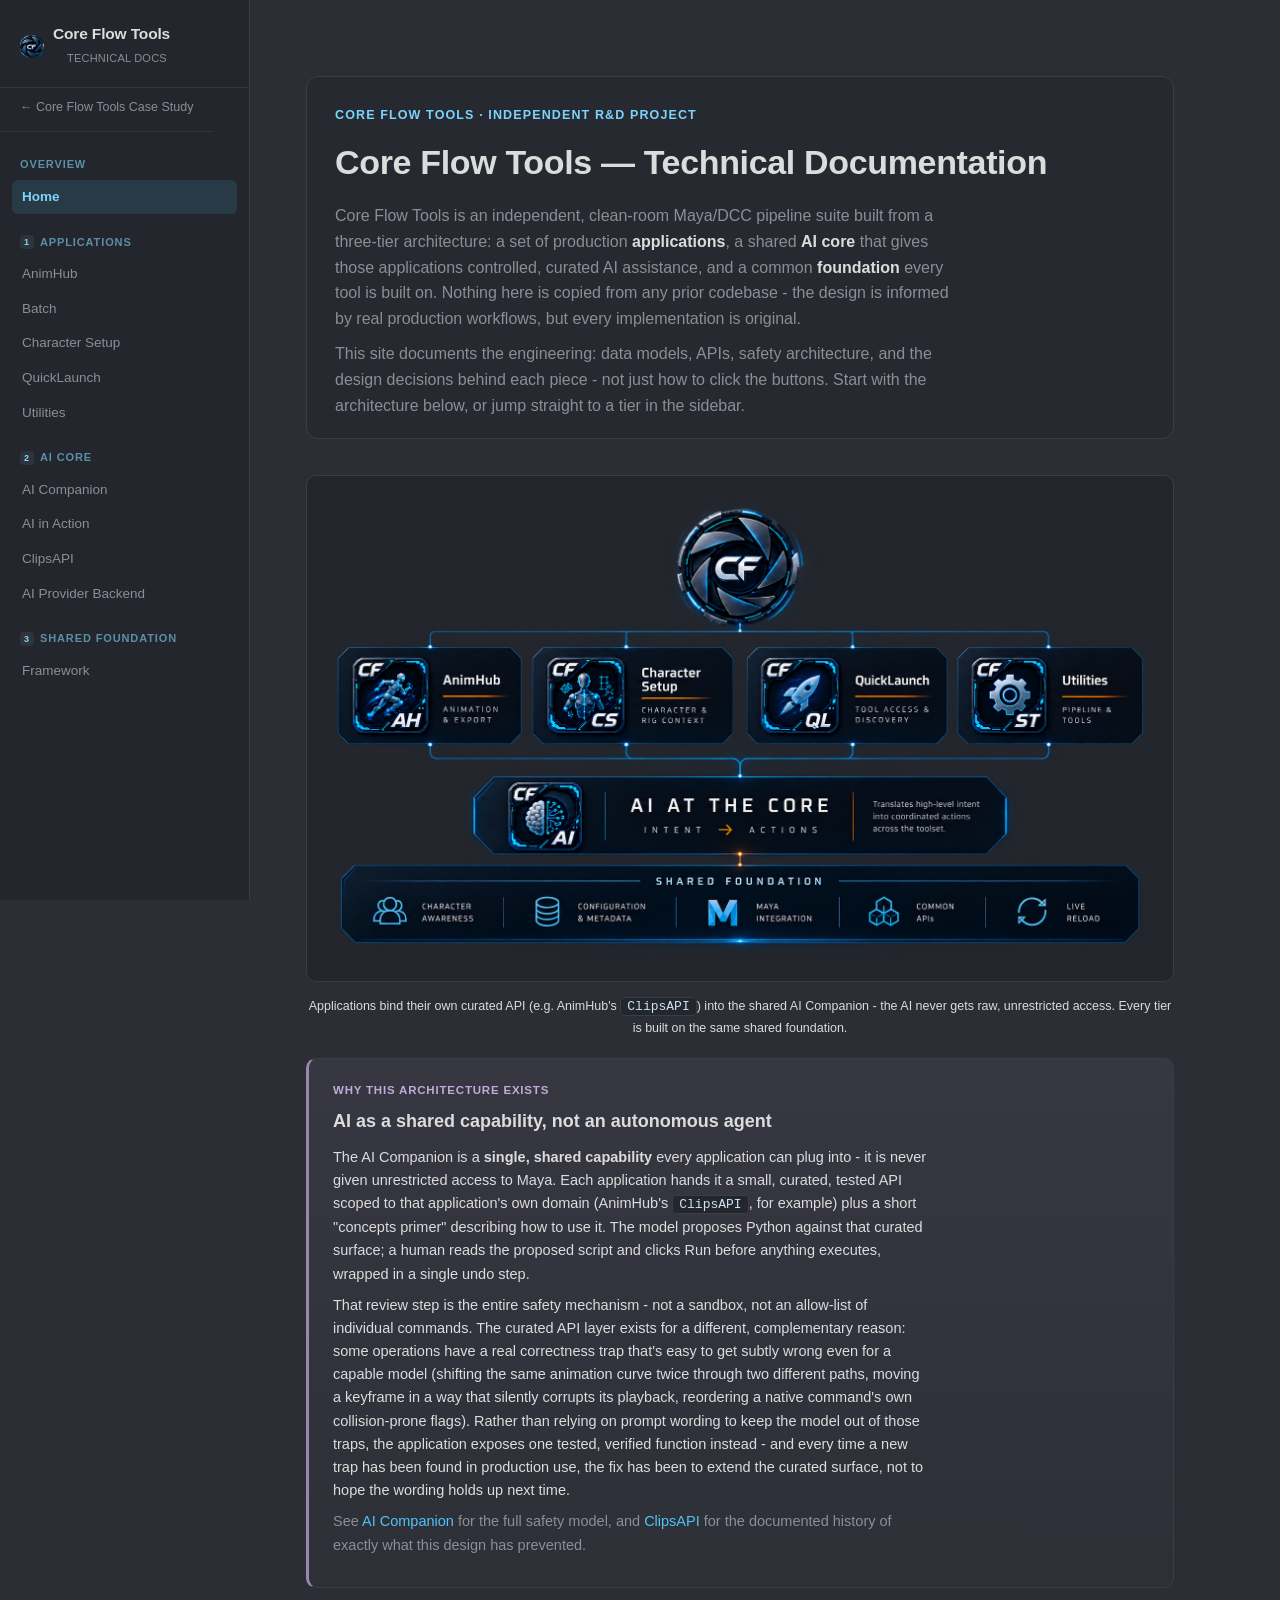
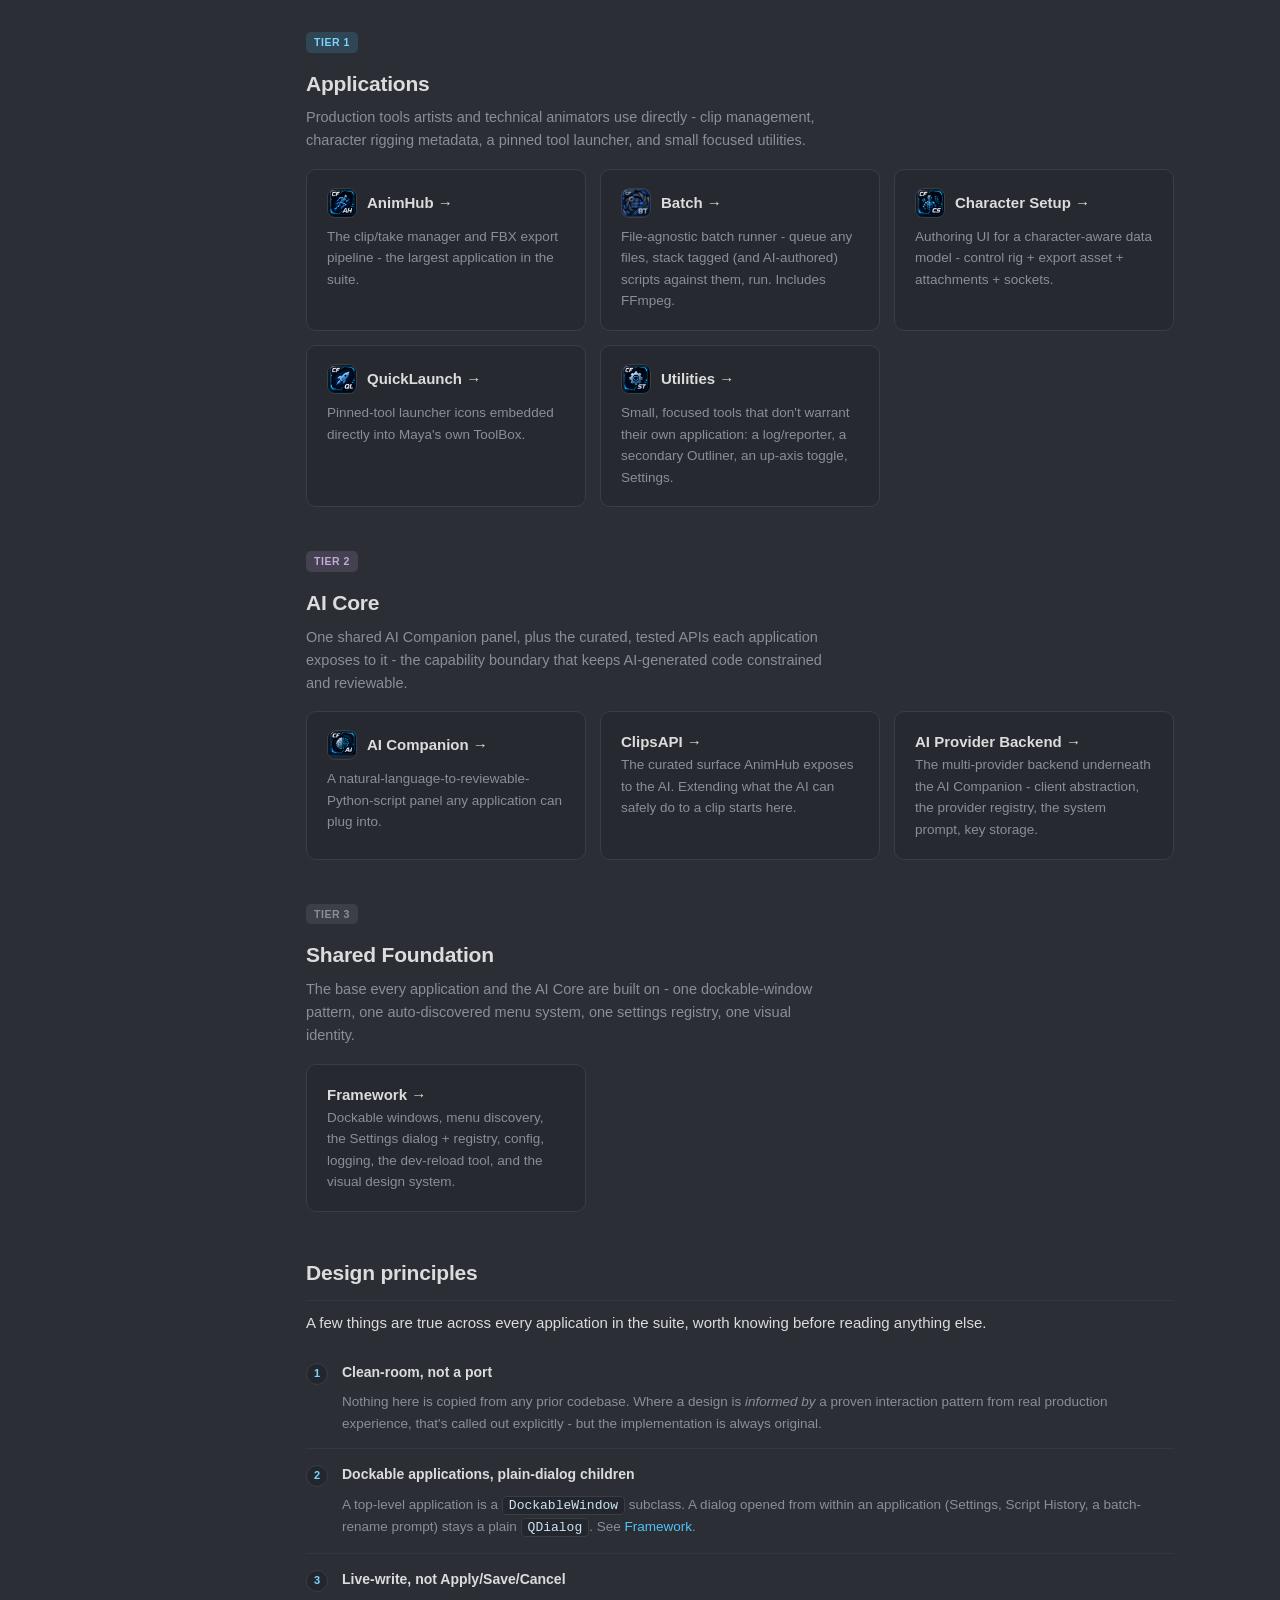
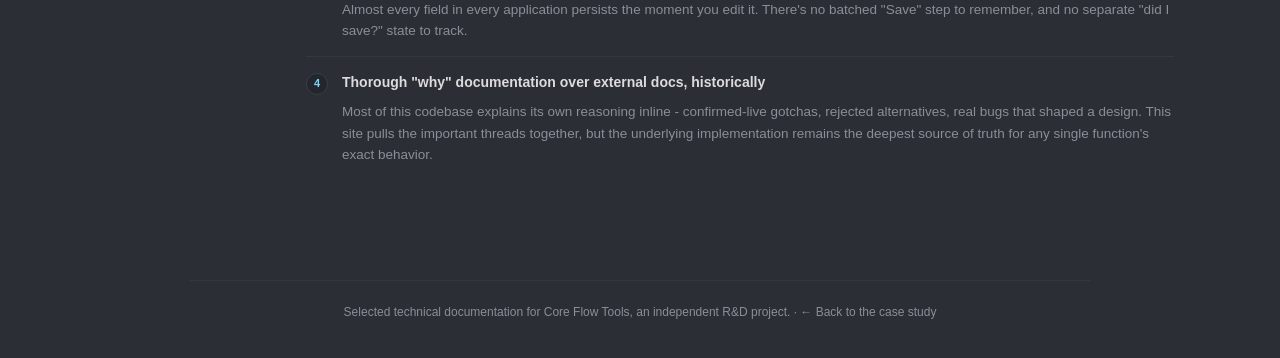
<file: index.html>
<!doctype html>
<html lang="en">
<head>
<meta charset="UTF-8">
<title>Core Flow Tools — Technical Documentation</title>
<link rel="stylesheet" href="assets/docs.css">
<style>
  .content { max-width: 980px; }
  .hero { margin-bottom: 36px; }
  .hero .kicker {
      color: var(--primary-hover); font-size: 12.5px; font-weight: 700;
      letter-spacing: 0.09em; text-transform: uppercase; margin-bottom: 10px;
  }
  .hero h1 { font-size: 34px; margin: 0 0 14px; letter-spacing: -0.01em; }
  .hero p.sub { color: var(--text-dim); font-size: 16px; max-width: 70ch; margin: 0 0 10px; }

  .section-lead {
      color: var(--subtitle); font-size: 12px; font-weight: 700;
      letter-spacing: 0.08em; text-transform: uppercase; margin: 14px 0 4px;
  }
  .tier-block { margin: 44px 0; }
  .tier-block .tier-heading {
      display: flex; align-items: baseline; gap: 10px; margin-bottom: 4px;
  }
  .tier-block .tier-heading h2 {
      margin: 0; border: none; padding: 0; font-size: 21px;
  }
  .tier-block p.tier-desc {
      color: var(--text-dim); font-size: 14.5px; max-width: 66ch; margin: 6px 0 16px;
  }
  .card-grid {
      display: grid;
      grid-template-columns: repeat(auto-fill, minmax(260px, 1fr));
      gap: 14px;
      margin-top: 10px;
  }
  .card {
      background: var(--bg-card);
      border: 1px solid var(--border);
      border-radius: 10px;
      padding: 18px 20px;
      transition: border-color .15s ease, transform .15s ease;
  }
  .card:hover { border-color: var(--primary); transform: translateY(-1px); }
  .card .card-title-row {
      display: flex; align-items: center; gap: 10px; margin-bottom: 8px;
  }
  .card img.card-icon {
      width: 30px; height: 30px; border-radius: 8px;
      border: 1px solid var(--border); background: var(--bg-elev);
      object-fit: cover; flex: 0 0 auto;
  }
  .card a.card-title {
      display: block; font-size: 15px; font-weight: 650; color: var(--text);
      text-decoration: none;
  }
  .card a.card-title:hover { color: var(--primary-hover); }
  .card p { margin: 0; font-size: 13.5px; color: var(--text-dim); }

  .convention-grid { margin-top: 10px; }
  .convention {
      display: grid; grid-template-columns: 22px 1fr; gap: 4px 14px;
      padding: 14px 0; border-bottom: 1px solid var(--divider);
  }
  .convention:last-child { border-bottom: none; }
  .convention .glyph {
      grid-row: span 2; width: 22px; height: 22px; border-radius: 50%;
      background: var(--bg-elev); border: 1px solid var(--border);
      display: flex; align-items: center; justify-content: center;
      font-size: 11px; font-weight: 700; color: var(--primary-hover); margin-top: 2px;
  }
  .convention h4 { margin: 0; font-size: 14px; color: var(--text); }
  .convention p { margin: 4px 0 0; font-size: 13.5px; color: var(--text-dim); }

  .safety-callout {
      margin: 20px 0 40px;
      background: linear-gradient(180deg, rgba(156,133,176,0.10), rgba(156,133,176,0.02));
      border: 1px solid var(--border);
      border-left: 3px solid #9c85b0;
      border-radius: 10px;
      padding: 22px 24px;
  }
  .safety-callout .kicker2 {
      color: #c3aad8; font-size: 11.5px; font-weight: 700;
      letter-spacing: 0.07em; text-transform: uppercase; margin-bottom: 8px;
  }
  .safety-callout h3 { margin: 0 0 10px; font-size: 18px; }
  .safety-callout p { margin: 8px 0; font-size: 14.5px; color: var(--text); max-width: 74ch; }
  .safety-callout p.dim { color: var(--text-dim); }
</style>
</head>
<body>
<div class="shell">
  <nav class="sidebar">
    <div class="brand">
      <img class="logo" src="assets/img/coreflow-logo.png" alt="">
      <a href="index.html">Core Flow Tools<span class="tag">Technical Docs</span></a>
    </div>
    <div class="case-study-link">
      <a href="../">&larr; Core Flow Tools Case Study</a>
    </div>
    <div class="nav-group">
      <h6>Overview</h6>
      <ul><li><a href="index.html" class="active">Home</a></li></ul>
    </div>
    <div class="nav-group">
      <h6 class="tier"><span class="tier-index">1</span>Applications</h6>
      <ul>
        <li><a href="app-animhub.html">AnimHub</a></li>
        <li><a href="app-batch.html">Batch</a></li>
        <li><a href="app-character-setup.html">Character Setup</a></li>
        <li><a href="app-quicklaunch.html">QuickLaunch</a></li>
        <li><a href="app-utilities.html">Utilities</a></li>
      </ul>
    </div>
    <div class="nav-group">
      <h6 class="tier"><span class="tier-index">2</span>AI Core</h6>
      <ul>
        <li><a href="app-ai-companion.html">AI Companion</a></li>
        <li><a href="ai-showcase.html">AI in Action</a></li>
        <li><a href="api-clips.html">ClipsAPI</a></li>
        <li><a href="api-ai-providers.html">AI Provider Backend</a></li>
      </ul>
    </div>
    <div class="nav-group">
      <h6 class="tier"><span class="tier-index">3</span>Shared Foundation</h6>
      <ul><li><a href="framework.html">Framework</a></li></ul>
    </div>
  </nav>

  <main class="content">
    <div class="hero">
      <div class="kicker">Core Flow Tools &middot; Independent R&amp;D Project</div>
      <h1>Core Flow Tools — Technical Documentation</h1>
      <p class="sub">Core Flow Tools is an independent, clean-room Maya/DCC pipeline
      suite built from a three-tier architecture: a set of production
      <strong>applications</strong>, a shared <strong>AI core</strong> that gives those
      applications controlled, curated AI assistance, and a common
      <strong>foundation</strong> every tool is built on. Nothing here is copied
      from any prior codebase - the design is informed by real production
      workflows, but every implementation is original.</p>
      <p class="sub">This site documents the engineering: data models, APIs,
      safety architecture, and the design decisions behind each piece - not
      just how to click the buttons. Start with the architecture below, or
      jump straight to a tier in the sidebar.</p>
    </div>

    <div class="diagram-wrap">
      <img src="assets/img/ecosystem-diagram.png" alt="Core Flow Tools ecosystem:
           AnimHub, Batch, Character Setup, QuickLaunch, and Utilities as
           applications, built on a shared AI Core that translates intent into
           coordinated actions, all resting on a Shared Foundation of character
           awareness, configuration, Maya integration, common APIs, and live
           reload."
           style="max-width:100%; height:auto; display:block; margin:0 auto;">
    </div>
    <p class="diagram-caption">Applications bind their own curated API (e.g. AnimHub's
    <code>ClipsAPI</code>) into the shared AI Companion - the AI never gets raw,
    unrestricted access. Every tier is built on the same shared foundation.</p>

    <div class="safety-callout">
      <div class="kicker2">Why this architecture exists</div>
      <h3>AI as a shared capability, not an autonomous agent</h3>
      <p>The AI Companion is a <strong>single, shared capability</strong> every
      application can plug into - it is never given unrestricted access to
      Maya. Each application hands it a small, curated, tested API scoped to
      that application's own domain (AnimHub's <code>ClipsAPI</code>, for
      example) plus a short "concepts primer" describing how to use it. The
      model proposes Python against that curated surface; a human reads the
      proposed script and clicks Run before anything executes, wrapped in a
      single undo step.</p>
      <p>That review step is the entire safety mechanism - not a sandbox, not
      an allow-list of individual commands. The curated API layer exists for
      a different, complementary reason: some operations have a real
      correctness trap that's easy to get subtly wrong even for a capable
      model (shifting the same animation curve twice through two different
      paths, moving a keyframe in a way that silently corrupts its playback,
      reordering a native command's own collision-prone flags). Rather than
      relying on prompt wording to keep the model out of those traps, the
      application exposes one tested, verified function instead - and every
      time a new trap has been found in production use, the fix has been to
      extend the curated surface, not to hope the wording holds up next
      time.</p>
      <p class="dim">See <a href="app-ai-companion.html">AI Companion</a> for the
      full safety model, and <a href="api-clips.html">ClipsAPI</a> for the
      documented history of exactly what this design has prevented.</p>
    </div>

    <div class="tier-block">
      <div class="tier-heading">
        <span class="tier-pill applications">Tier 1</span>
      </div>
      <h2 style="border:none; padding:0; margin:0 0 4px; font-size:21px;">Applications</h2>
      <p class="tier-desc">Production tools artists and technical animators use
      directly - clip management, character rigging metadata, a pinned tool
      launcher, and small focused utilities.</p>
      <div class="card-grid">
        <div class="card">
          <div class="card-title-row">
            <img class="card-icon" src="assets/img/icon-animhub.png" alt="">
            <a class="card-title" href="app-animhub.html">AnimHub &rarr;</a>
          </div>
          <p>The clip/take manager and FBX export pipeline - the largest
          application in the suite.</p>
        </div>
        <div class="card">
          <div class="card-title-row">
            <img class="card-icon" src="assets/img/icon-batch.png" alt="">
            <a class="card-title" href="app-batch.html">Batch &rarr;</a>
          </div>
          <p>File-agnostic batch runner - queue any files, stack tagged
          (and AI-authored) scripts against them, run. Includes FFmpeg.</p>
        </div>
        <div class="card">
          <div class="card-title-row">
            <img class="card-icon" src="assets/img/icon-character-setup.png" alt="">
            <a class="card-title" href="app-character-setup.html">Character Setup &rarr;</a>
          </div>
          <p>Authoring UI for a character-aware data model - control rig +
          export asset + attachments + sockets.</p>
        </div>
        <div class="card">
          <div class="card-title-row">
            <img class="card-icon" src="assets/img/icon-quicklaunch.png" alt="">
            <a class="card-title" href="app-quicklaunch.html">QuickLaunch &rarr;</a>
          </div>
          <p>Pinned-tool launcher icons embedded directly into Maya's own ToolBox.</p>
        </div>
        <div class="card">
          <div class="card-title-row">
            <img class="card-icon" src="assets/img/icon-utilities.png" alt="">
            <a class="card-title" href="app-utilities.html">Utilities &rarr;</a>
          </div>
          <p>Small, focused tools that don't warrant their own application:
          a log/reporter, a secondary Outliner, an up-axis toggle, Settings.</p>
        </div>
      </div>
    </div>

    <div class="tier-block">
      <div class="tier-heading">
        <span class="tier-pill ai-core">Tier 2</span>
      </div>
      <h2 style="border:none; padding:0; margin:0 0 4px; font-size:21px;">AI Core</h2>
      <p class="tier-desc">One shared AI Companion panel, plus the curated,
      tested APIs each application exposes to it - the capability boundary
      that keeps AI-generated code constrained and reviewable.</p>
      <div class="card-grid">
        <div class="card">
          <div class="card-title-row">
            <img class="card-icon" src="assets/img/icon-ai-companion.png" alt="">
            <a class="card-title" href="app-ai-companion.html">AI Companion &rarr;</a>
          </div>
          <p>A natural-language-to-reviewable-Python-script panel any
          application can plug into.</p>
        </div>
        <div class="card">
          <a class="card-title" href="api-clips.html">ClipsAPI &rarr;</a>
          <p>The curated surface AnimHub exposes to the AI. Extending what the
          AI can safely do to a clip starts here.</p>
        </div>
        <div class="card">
          <a class="card-title" href="api-ai-providers.html">AI Provider Backend &rarr;</a>
          <p>The multi-provider backend underneath the AI Companion - client
          abstraction, the provider registry, the system prompt, key storage.</p>
        </div>
      </div>
    </div>

    <div class="tier-block">
      <div class="tier-heading">
        <span class="tier-pill foundation">Tier 3</span>
      </div>
      <h2 style="border:none; padding:0; margin:0 0 4px; font-size:21px;">Shared Foundation</h2>
      <p class="tier-desc">The base every application and the AI Core are
      built on - one dockable-window pattern, one auto-discovered menu
      system, one settings registry, one visual identity.</p>
      <div class="card-grid">
        <div class="card">
          <a class="card-title" href="framework.html">Framework &rarr;</a>
          <p>Dockable windows, menu discovery, the Settings dialog + registry,
          config, logging, the dev-reload tool, and the visual design system.</p>
        </div>
      </div>
    </div>

    <h2>Design principles</h2>
    <p class="dim">A few things are true across every application in the suite,
    worth knowing before reading anything else.</p>

    <div class="convention-grid">
      <div class="convention">
        <div class="glyph">1</div>
        <h4>Clean-room, not a port</h4>
        <p>Nothing here is copied from any prior codebase. Where a design is
        <em>informed by</em> a proven interaction pattern from real production
        experience, that's called out explicitly - but the implementation is
        always original.</p>
      </div>
      <div class="convention">
        <div class="glyph">2</div>
        <h4>Dockable applications, plain-dialog children</h4>
        <p>A top-level application is a <code>DockableWindow</code> subclass. A
        dialog opened from within an application (Settings, Script History, a
        batch-rename prompt) stays a plain <code>QDialog</code>. See
        <a href="framework.html">Framework</a>.</p>
      </div>
      <div class="convention">
        <div class="glyph">3</div>
        <h4>Live-write, not Apply/Save/Cancel</h4>
        <p>Almost every field in every application persists the moment you
        edit it. There's no batched "Save" step to remember, and no separate
        "did I save?" state to track.</p>
      </div>
      <div class="convention">
        <div class="glyph">4</div>
        <h4>Thorough "why" documentation over external docs, historically</h4>
        <p>Most of this codebase explains its own reasoning inline -
        confirmed-live gotchas, rejected alternatives, real bugs that shaped a
        design. This site pulls the important threads together, but the
        underlying implementation remains the deepest source of truth for any
        single function's exact behavior.</p>
      </div>
    </div>
  </main>
</div>
<footer class="site-footer">
  Selected technical documentation for Core Flow Tools, an independent R&amp;D
  project. &middot; <a href="../">&larr; Back to the case study</a>
</footer>
</body>
</html>
</file>
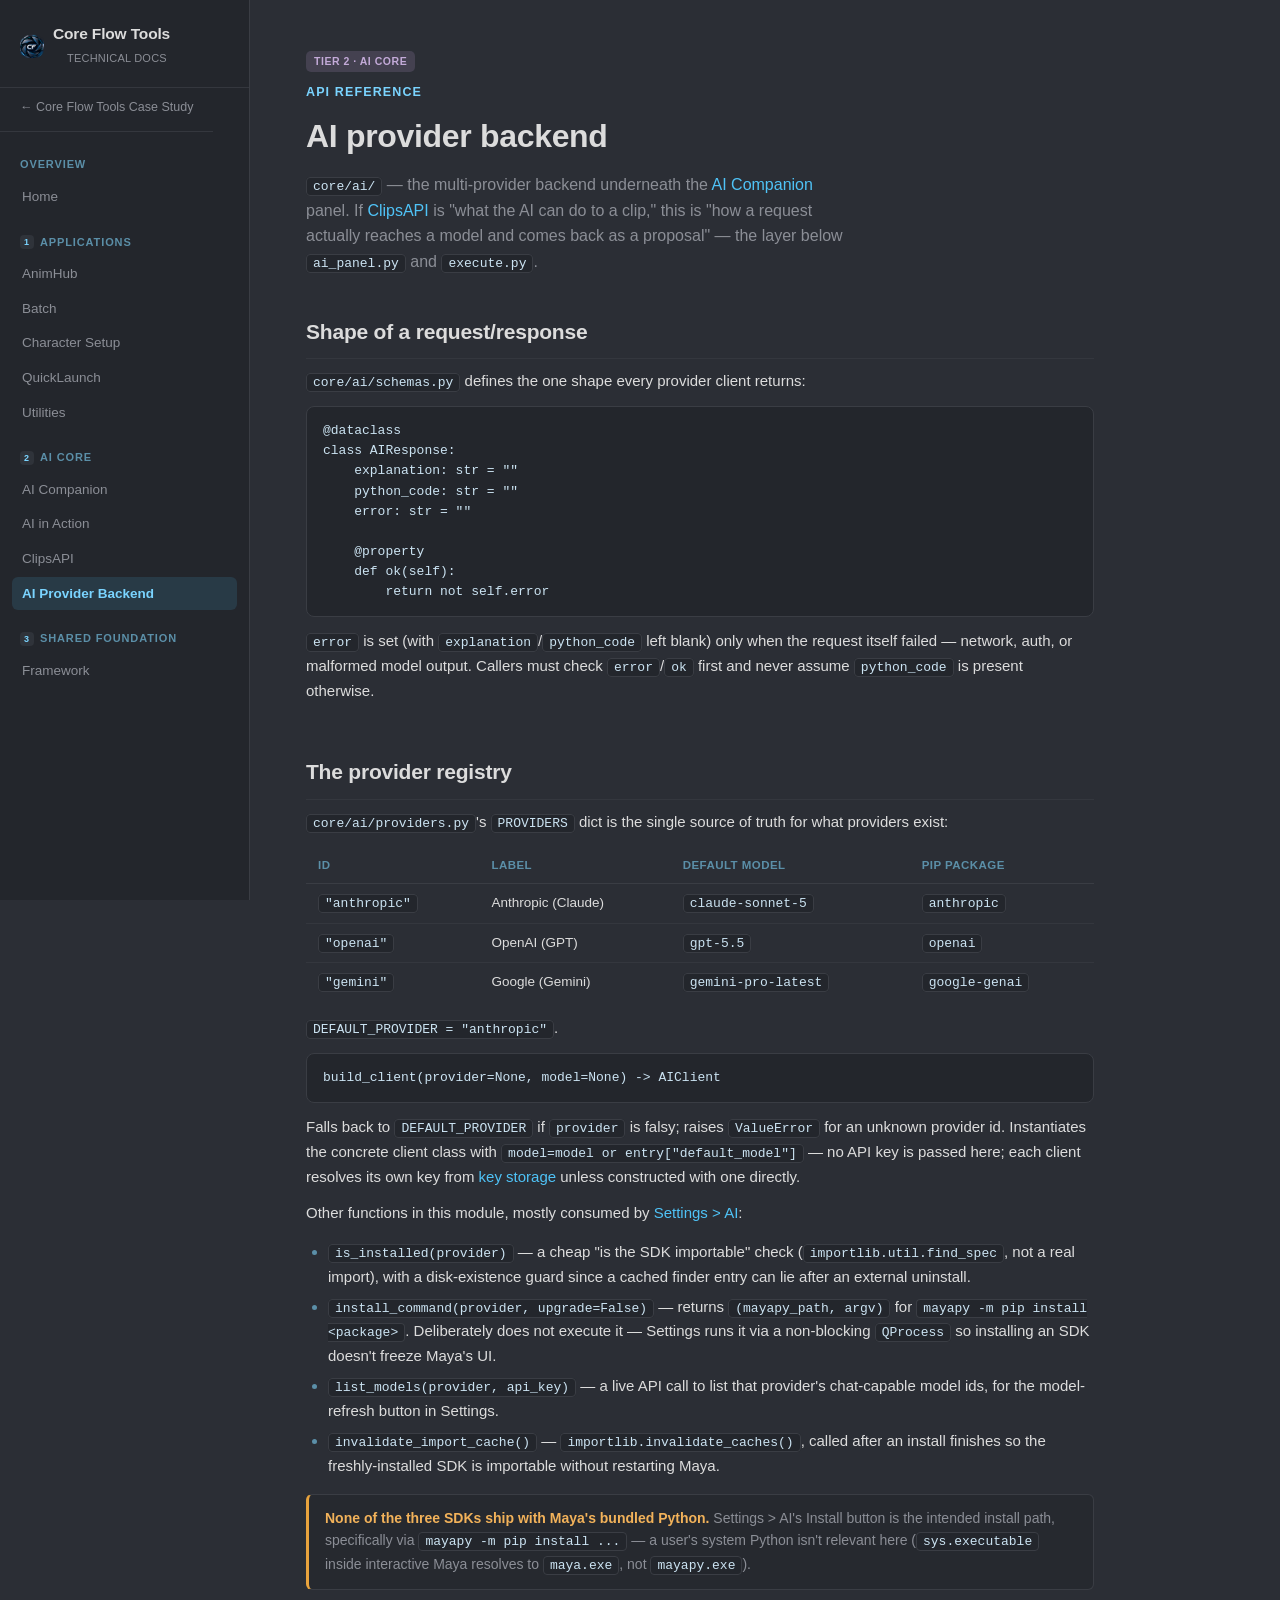
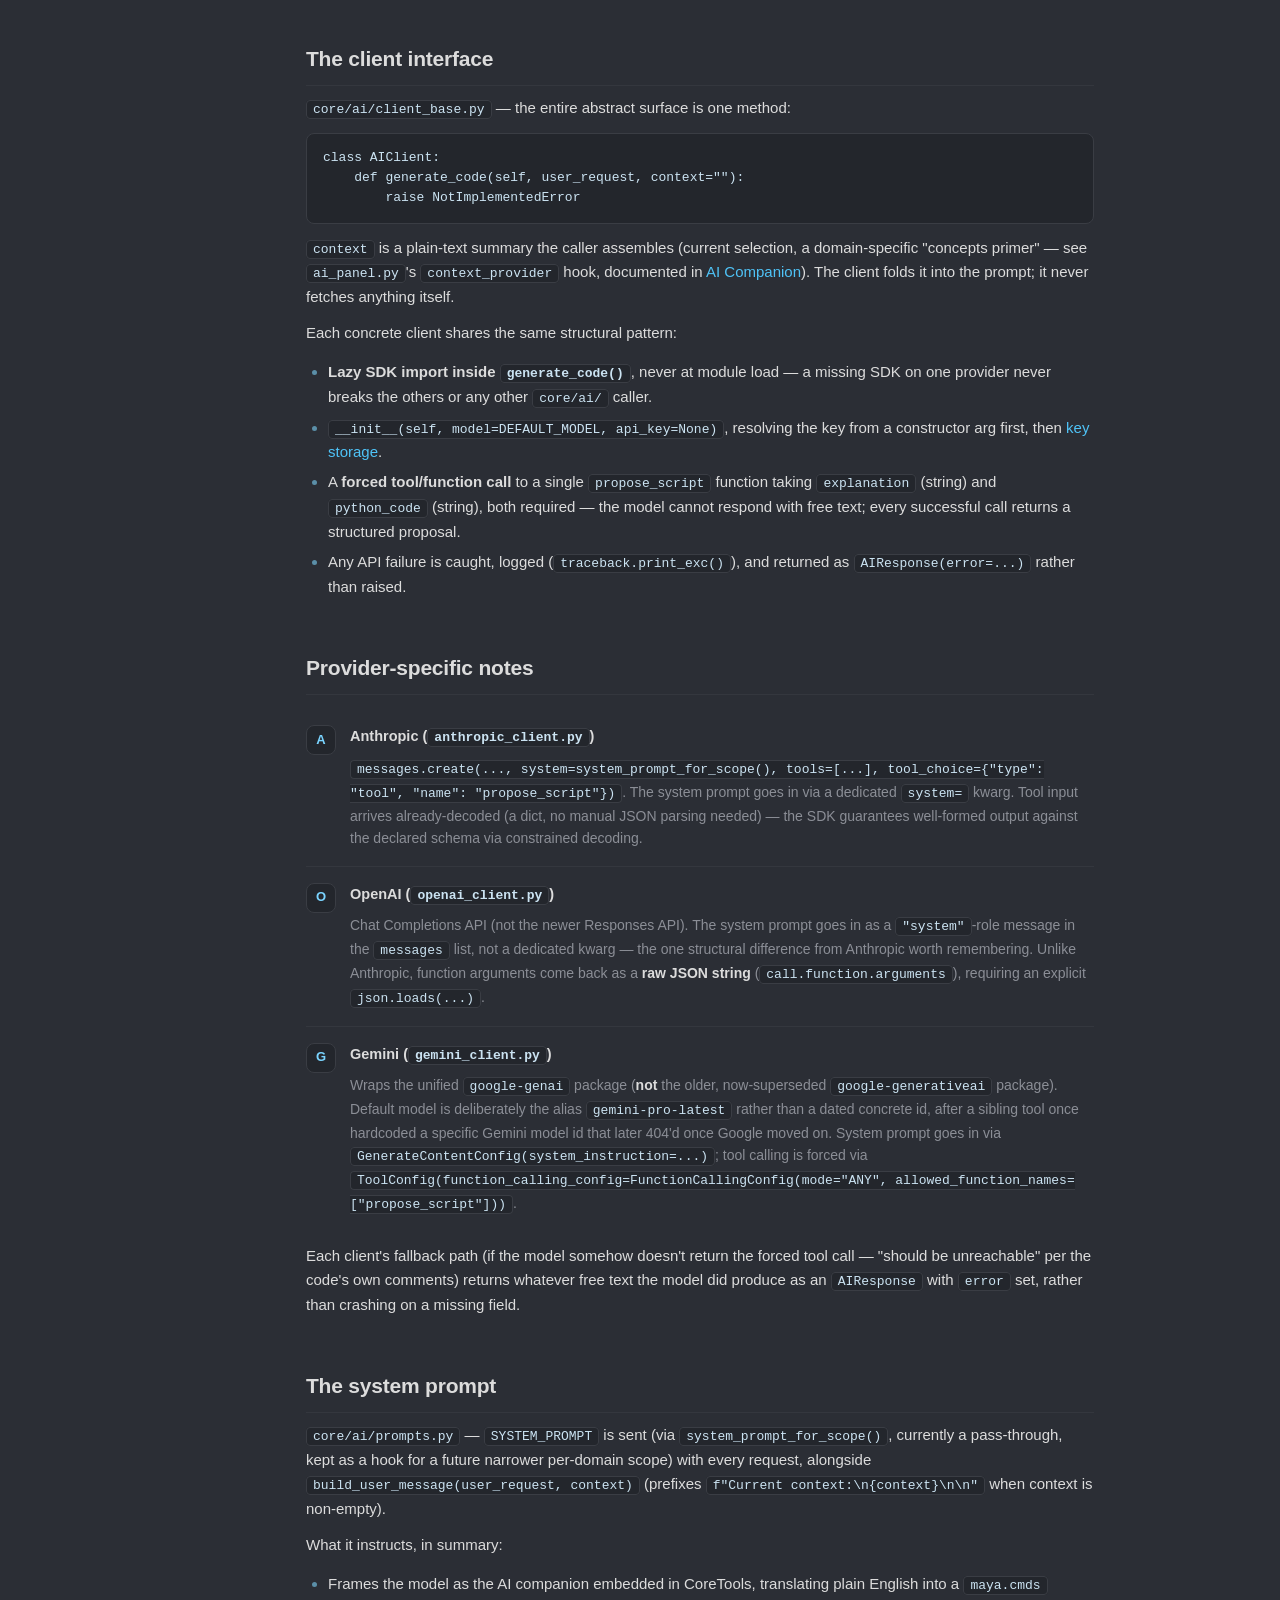
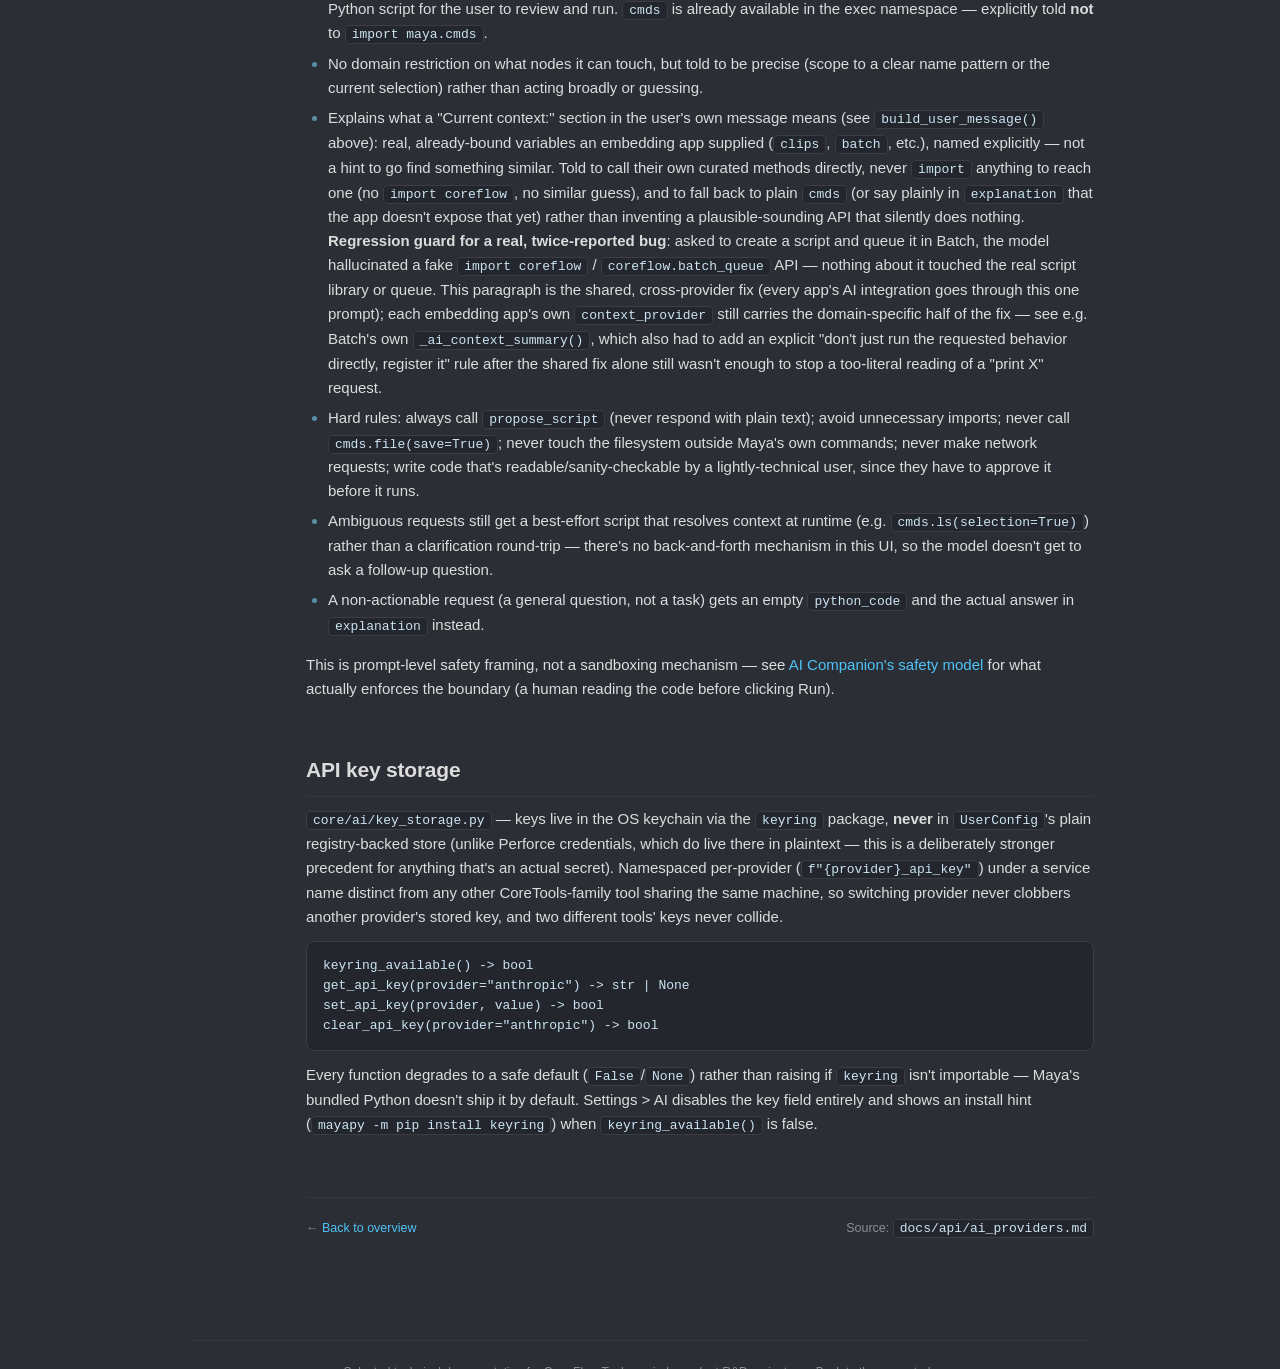
<file: api-ai-providers.html>
<!doctype html>
<html lang="en">
<head>
<meta charset="UTF-8">
<title>AI Provider Backend — Core Flow Tools Docs</title>
<link rel="stylesheet" href="assets/docs.css">
</head>
<body>
<div class="shell">
  <nav class="sidebar">
    <div class="brand">
      <img class="logo" src="assets/img/coreflow-logo.png" alt="">
      <a href="index.html">Core Flow Tools<span class="tag">Technical Docs</span></a>
    </div>
    <div class="case-study-link">
      <a href="../">&larr; Core Flow Tools Case Study</a>
    </div>
    <div class="nav-group">
      <h6>Overview</h6>
      <ul><li><a href="index.html">Home</a></li></ul>
    </div>
    <div class="nav-group">
      <h6 class="tier"><span class="tier-index">1</span>Applications</h6>
      <ul>
        <li><a href="app-animhub.html">AnimHub</a></li>
        <li><a href="app-batch.html">Batch</a></li>
        <li><a href="app-character-setup.html">Character Setup</a></li>
        <li><a href="app-quicklaunch.html">QuickLaunch</a></li>
        <li><a href="app-utilities.html">Utilities</a></li>
      </ul>
    </div>
    <div class="nav-group">
      <h6 class="tier"><span class="tier-index">2</span>AI Core</h6>
      <ul>
        <li><a href="app-ai-companion.html">AI Companion</a></li>
        <li><a href="ai-showcase.html">AI in Action</a></li>
        <li><a href="api-clips.html">ClipsAPI</a></li>
        <li><a href="api-ai-providers.html" class="active">AI Provider Backend</a></li>
      </ul>
    </div>
    <div class="nav-group">
      <h6 class="tier"><span class="tier-index">3</span>Shared Foundation</h6>
      <ul><li><a href="framework.html">Framework</a></li></ul>
    </div>
  </nav>

  <main class="content">
    <header class="doc-header">
      <div class="tier-pill ai-core">Tier 2 &middot; AI Core</div>
      <div class="kicker">API Reference</div>
      <h1>AI provider backend</h1>
      <p class="sub"><code>core/ai/</code> &mdash; the multi-provider backend
      underneath the <a href="app-ai-companion.html">AI Companion</a> panel.
      If <a href="api-clips.html">ClipsAPI</a> is "what the AI can do to a
      clip," this is "how a request actually reaches a model and comes back
      as a proposal" &mdash; the layer below <code>ai_panel.py</code> and
      <code>execute.py</code>.</p>
    </header>

    <h2 id="shape-of-a-requestresponse">Shape of a request/response</h2>
    <p><code>core/ai/schemas.py</code> defines the one shape every provider
    client returns:</p>
    <pre><code>@dataclass
class AIResponse:
    explanation: str = ""
    python_code: str = ""
    error: str = ""

    @property
    def ok(self):
        return not self.error</code></pre>
    <p><code>error</code> is set (with <code>explanation</code>/<code>python_code</code>
    left blank) only when the request itself failed &mdash; network, auth, or
    malformed model output. Callers must check <code>error</code>/<code>ok</code>
    first and never assume <code>python_code</code> is present otherwise.</p>

    <h2 id="the-provider-registry">The provider registry</h2>
    <p><code>core/ai/providers.py</code>'s <code>PROVIDERS</code> dict is the single
    source of truth for what providers exist:</p>
    <div class="table-wrap">
    <table>
      <tr><th>id</th><th>Label</th><th>Default model</th><th>pip package</th></tr>
      <tr><td><code>"anthropic"</code></td><td>Anthropic (Claude)</td><td><code>claude-sonnet-5</code></td><td><code>anthropic</code></td></tr>
      <tr><td><code>"openai"</code></td><td>OpenAI (GPT)</td><td><code>gpt-5.5</code></td><td><code>openai</code></td></tr>
      <tr><td><code>"gemini"</code></td><td>Google (Gemini)</td><td><code>gemini-pro-latest</code></td><td><code>google-genai</code></td></tr>
    </table>
    </div>
    <p><code>DEFAULT_PROVIDER = "anthropic"</code>.</p>
    <pre><code>build_client(provider=None, model=None) -&gt; AIClient</code></pre>
    <p>Falls back to <code>DEFAULT_PROVIDER</code> if <code>provider</code> is falsy;
    raises <code>ValueError</code> for an unknown provider id. Instantiates the
    concrete client class with <code>model=model or entry["default_model"]</code>
    &mdash; no API key is passed here; each client resolves its own key from
    <a href="#api-key-storage">key storage</a> unless constructed with one
    directly.</p>
    <p>Other functions in this module, mostly consumed by
    <a href="framework.html#settings-dialog--registry">Settings &gt;
    AI</a>:</p>
    <ul>
      <li><code>is_installed(provider)</code> &mdash; a cheap "is the SDK
        importable" check (<code>importlib.util.find_spec</code>, not a real
        import), with a disk-existence guard since a cached finder entry can
        lie after an external uninstall.</li>
      <li><code>install_command(provider, upgrade=False)</code> &mdash; returns
        <code>(mayapy_path, argv)</code> for <code>mayapy -m pip install &lt;package&gt;</code>.
        Deliberately does not execute it &mdash; Settings runs it via a
        non-blocking <code>QProcess</code> so installing an SDK doesn't freeze
        Maya's UI.</li>
      <li><code>list_models(provider, api_key)</code> &mdash; a live API call to
        list that provider's chat-capable model ids, for the model-refresh
        button in Settings.</li>
      <li><code>invalidate_import_cache()</code> &mdash;
        <code>importlib.invalidate_caches()</code>, called after an install
        finishes so the freshly-installed SDK is importable without
        restarting Maya.</li>
    </ul>
    <div class="note warn">
      <strong>None of the three SDKs ship with Maya's bundled Python.</strong>
      Settings &gt; AI's Install button is the intended install path,
      specifically via <code>mayapy -m pip install ...</code> &mdash; a user's
      system Python isn't relevant here (<code>sys.executable</code> inside
      interactive Maya resolves to <code>maya.exe</code>, not
      <code>mayapy.exe</code>).
    </div>

    <h2 id="the-client-interface">The client interface</h2>
    <p><code>core/ai/client_base.py</code> &mdash; the entire abstract surface is
    one method:</p>
    <pre><code>class AIClient:
    def generate_code(self, user_request, context=""):
        raise NotImplementedError</code></pre>
    <p><code>context</code> is a plain-text summary the caller assembles
    (current selection, a domain-specific "concepts primer" &mdash; see
    <code>ai_panel.py</code>'s <code>context_provider</code> hook, documented in
    <a href="app-ai-companion.html">AI Companion</a>). The client folds it
    into the prompt; it never fetches anything itself.</p>
    <p>Each concrete client shares the same structural pattern:</p>
    <ul>
      <li><strong>Lazy SDK import inside <code>generate_code()</code></strong>, never
        at module load &mdash; a missing SDK on one provider never breaks the
        others or any other <code>core/ai/</code> caller.</li>
      <li><code>__init__(self, model=DEFAULT_MODEL, api_key=None)</code>,
        resolving the key from a constructor arg first, then
        <a href="#api-key-storage">key storage</a>.</li>
      <li>A <strong>forced tool/function call</strong> to a single
        <code>propose_script</code> function taking <code>explanation</code>
        (string) and <code>python_code</code> (string), both required &mdash; the
        model cannot respond with free text; every successful call returns a
        structured proposal.</li>
      <li>Any API failure is caught, logged (<code>traceback.print_exc()</code>),
        and returned as <code>AIResponse(error=...)</code> rather than raised.</li>
    </ul>

    <h2 id="provider-specific-notes">Provider-specific notes</h2>
    <div class="feature-grid">
      <div class="feature">
        <div class="glyph">A</div>
        <h4>Anthropic (<code>anthropic_client.py</code>)</h4>
        <p><code>messages.create(..., system=system_prompt_for_scope(),
        tools=[...], tool_choice={"type": "tool", "name":
        "propose_script"})</code>. The system prompt goes in via a dedicated
        <code>system=</code> kwarg. Tool input arrives already-decoded (a dict,
        no manual JSON parsing needed) &mdash; the SDK guarantees well-formed
        output against the declared schema via constrained decoding.</p>
      </div>
      <div class="feature">
        <div class="glyph">O</div>
        <h4>OpenAI (<code>openai_client.py</code>)</h4>
        <p>Chat Completions API (not the newer Responses API). The system
        prompt goes in as a <code>"system"</code>-role message in the
        <code>messages</code> list, not a dedicated kwarg &mdash; the one
        structural difference from Anthropic worth remembering. Unlike
        Anthropic, function arguments come back as a <strong>raw JSON
        string</strong> (<code>call.function.arguments</code>), requiring an
        explicit <code>json.loads(...)</code>.</p>
      </div>
      <div class="feature">
        <div class="glyph">G</div>
        <h4>Gemini (<code>gemini_client.py</code>)</h4>
        <p>Wraps the unified <code>google-genai</code> package (<strong>not</strong>
        the older, now-superseded <code>google-generativeai</code> package).
        Default model is deliberately the alias <code>gemini-pro-latest</code>
        rather than a dated concrete id, after a sibling tool once hardcoded
        a specific Gemini model id that later 404'd once Google moved on.
        System prompt goes in via
        <code>GenerateContentConfig(system_instruction=...)</code>; tool calling
        is forced via <code>ToolConfig(function_calling_config=FunctionCallingConfig(mode="ANY",
        allowed_function_names=["propose_script"]))</code>.</p>
      </div>
    </div>
    <p class="dim">Each client's fallback path (if the model somehow doesn't
    return the forced tool call &mdash; "should be unreachable" per the code's
    own comments) returns whatever free text the model did produce as an
    <code>AIResponse</code> with <code>error</code> set, rather than crashing on a
    missing field.</p>

    <h2 id="the-system-prompt">The system prompt</h2>
    <p><code>core/ai/prompts.py</code> &mdash; <code>SYSTEM_PROMPT</code> is sent (via
    <code>system_prompt_for_scope()</code>, currently a pass-through, kept as a
    hook for a future narrower per-domain scope) with every request, alongside
    <code>build_user_message(user_request, context)</code> (prefixes
    <code>f"Current context:\n{context}\n\n"</code> when context is non-empty).</p>
    <p>What it instructs, in summary:</p>
    <ul>
      <li>Frames the model as the AI companion embedded in CoreTools,
        translating plain English into a <code>maya.cmds</code> Python script
        for the user to review and run. <code>cmds</code> is already available
        in the exec namespace &mdash; explicitly told <strong>not</strong> to
        <code>import maya.cmds</code>.</li>
      <li>No domain restriction on what nodes it can touch, but told to be
        precise (scope to a clear name pattern or the current selection)
        rather than acting broadly or guessing.</li>
      <li>Explains what a "Current context:" section in the user's own
        message means (see <code>build_user_message()</code> above): real,
        already-bound variables an embedding app supplied
        (<code>clips</code>, <code>batch</code>, etc.), named explicitly
        &mdash; not a hint to go find something similar. Told to call
        their own curated methods directly, never <code>import</code>
        anything to reach one (no <code>import coreflow</code>, no
        similar guess), and to fall back to plain <code>cmds</code> (or
        say plainly in <code>explanation</code> that the app doesn't
        expose that yet) rather than inventing a plausible-sounding API
        that silently does nothing. <strong>Regression guard for a real,
        twice-reported bug</strong>: asked to create a script and queue
        it in Batch, the model hallucinated a fake
        <code>import coreflow</code> / <code>coreflow.batch_queue</code>
        API &mdash; nothing about it touched the real script library or
        queue. This paragraph is the shared, cross-provider fix (every
        app's AI integration goes through this one prompt); each
        embedding app's own <code>context_provider</code> still carries
        the domain-specific half of the fix &mdash; see e.g. Batch's
        own <code>_ai_context_summary()</code>, which also had to add an
        explicit "don't just run the requested behavior directly,
        register it" rule after the shared fix alone still wasn't enough
        to stop a too-literal reading of a "print X" request.</li>
      <li>Hard rules: always call <code>propose_script</code> (never respond with
        plain text); avoid unnecessary imports; never call
        <code>cmds.file(save=True)</code>; never touch the filesystem outside
        Maya's own commands; never make network requests; write code that's
        readable/sanity-checkable by a lightly-technical user, since they
        have to approve it before it runs.</li>
      <li>Ambiguous requests still get a best-effort script that resolves
        context at runtime (e.g. <code>cmds.ls(selection=True)</code>) rather
        than a clarification round-trip &mdash; there's no back-and-forth
        mechanism in this UI, so the model doesn't get to ask a follow-up
        question.</li>
      <li>A non-actionable request (a general question, not a task) gets an
        empty <code>python_code</code> and the actual answer in
        <code>explanation</code> instead.</li>
    </ul>
    <p>This is prompt-level safety framing, not a sandboxing mechanism &mdash;
    see <a href="app-ai-companion.html#the-safety-model">AI Companion's
    safety model</a> for what actually enforces the boundary (a human
    reading the code before clicking Run).</p>

    <h2 id="api-key-storage">API key storage</h2>
    <p><code>core/ai/key_storage.py</code> &mdash; keys live in the OS keychain
    via the <code>keyring</code> package, <strong>never</strong> in <code>UserConfig</code>'s
    plain registry-backed store (unlike Perforce credentials, which do live
    there in plaintext &mdash; this is a deliberately stronger precedent for
    anything that's an actual secret). Namespaced per-provider
    (<code>f"{provider}_api_key"</code>) under a service name distinct from any
    other CoreTools-family tool sharing the same machine, so switching
    provider never clobbers another provider's stored key, and two different
    tools' keys never collide.</p>
    <pre><code>keyring_available() -&gt; bool
get_api_key(provider="anthropic") -&gt; str | None
set_api_key(provider, value) -&gt; bool
clear_api_key(provider="anthropic") -&gt; bool</code></pre>
    <p>Every function degrades to a safe default (<code>False</code>/<code>None</code>)
    rather than raising if <code>keyring</code> isn't importable &mdash; Maya's
    bundled Python doesn't ship it by default. Settings &gt; AI disables the
    key field entirely and shows an install hint
    (<code>mayapy -m pip install keyring</code>) when
    <code>keyring_available()</code> is false.</p>

    <footer class="doc-footer">
      <span>&larr; <a href="index.html">Back to overview</a></span>
      <span>Source: <code>docs/api/ai_providers.md</code></span>
    </footer>
  </main>
</div>
<footer class="site-footer">
  Selected technical documentation for Core Flow Tools, an independent R&amp;D
  project. &middot; <a href="../">&larr; Back to the case study</a>
</footer>
</body>
</html>
</file>
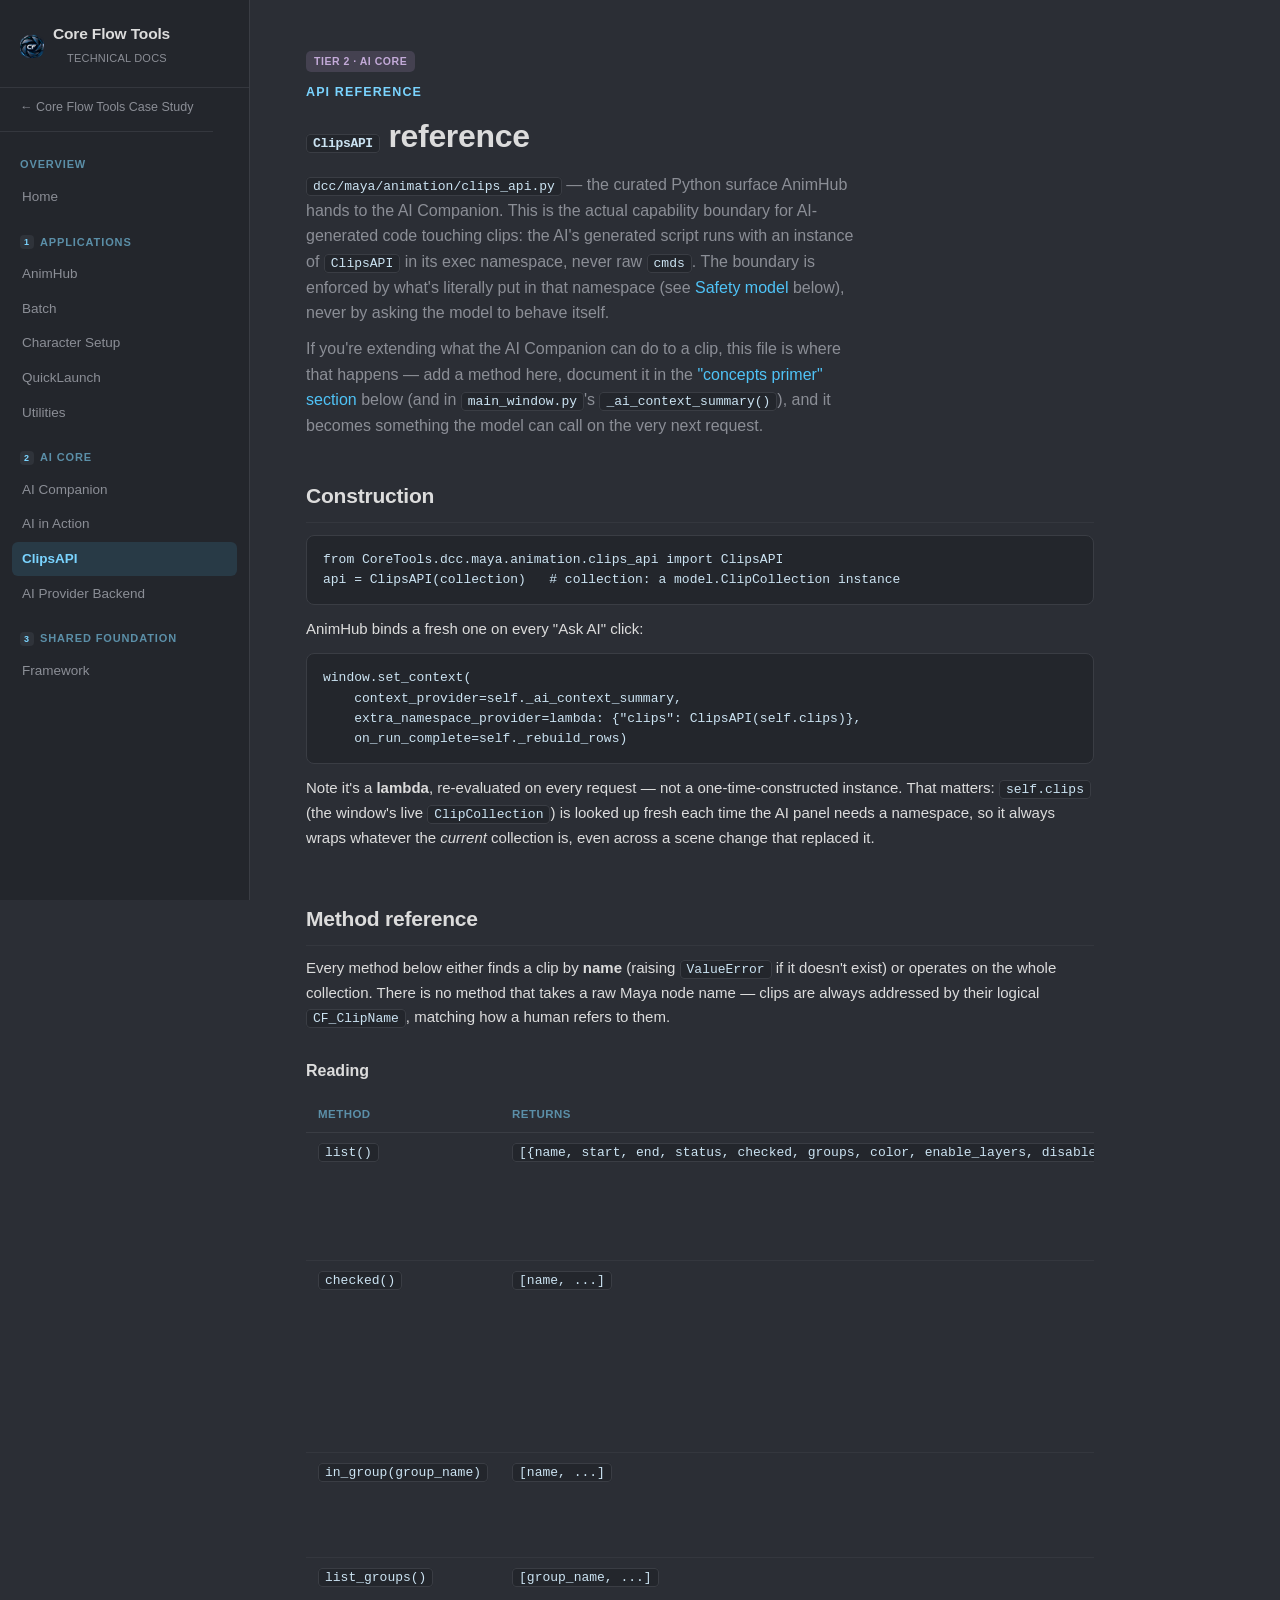
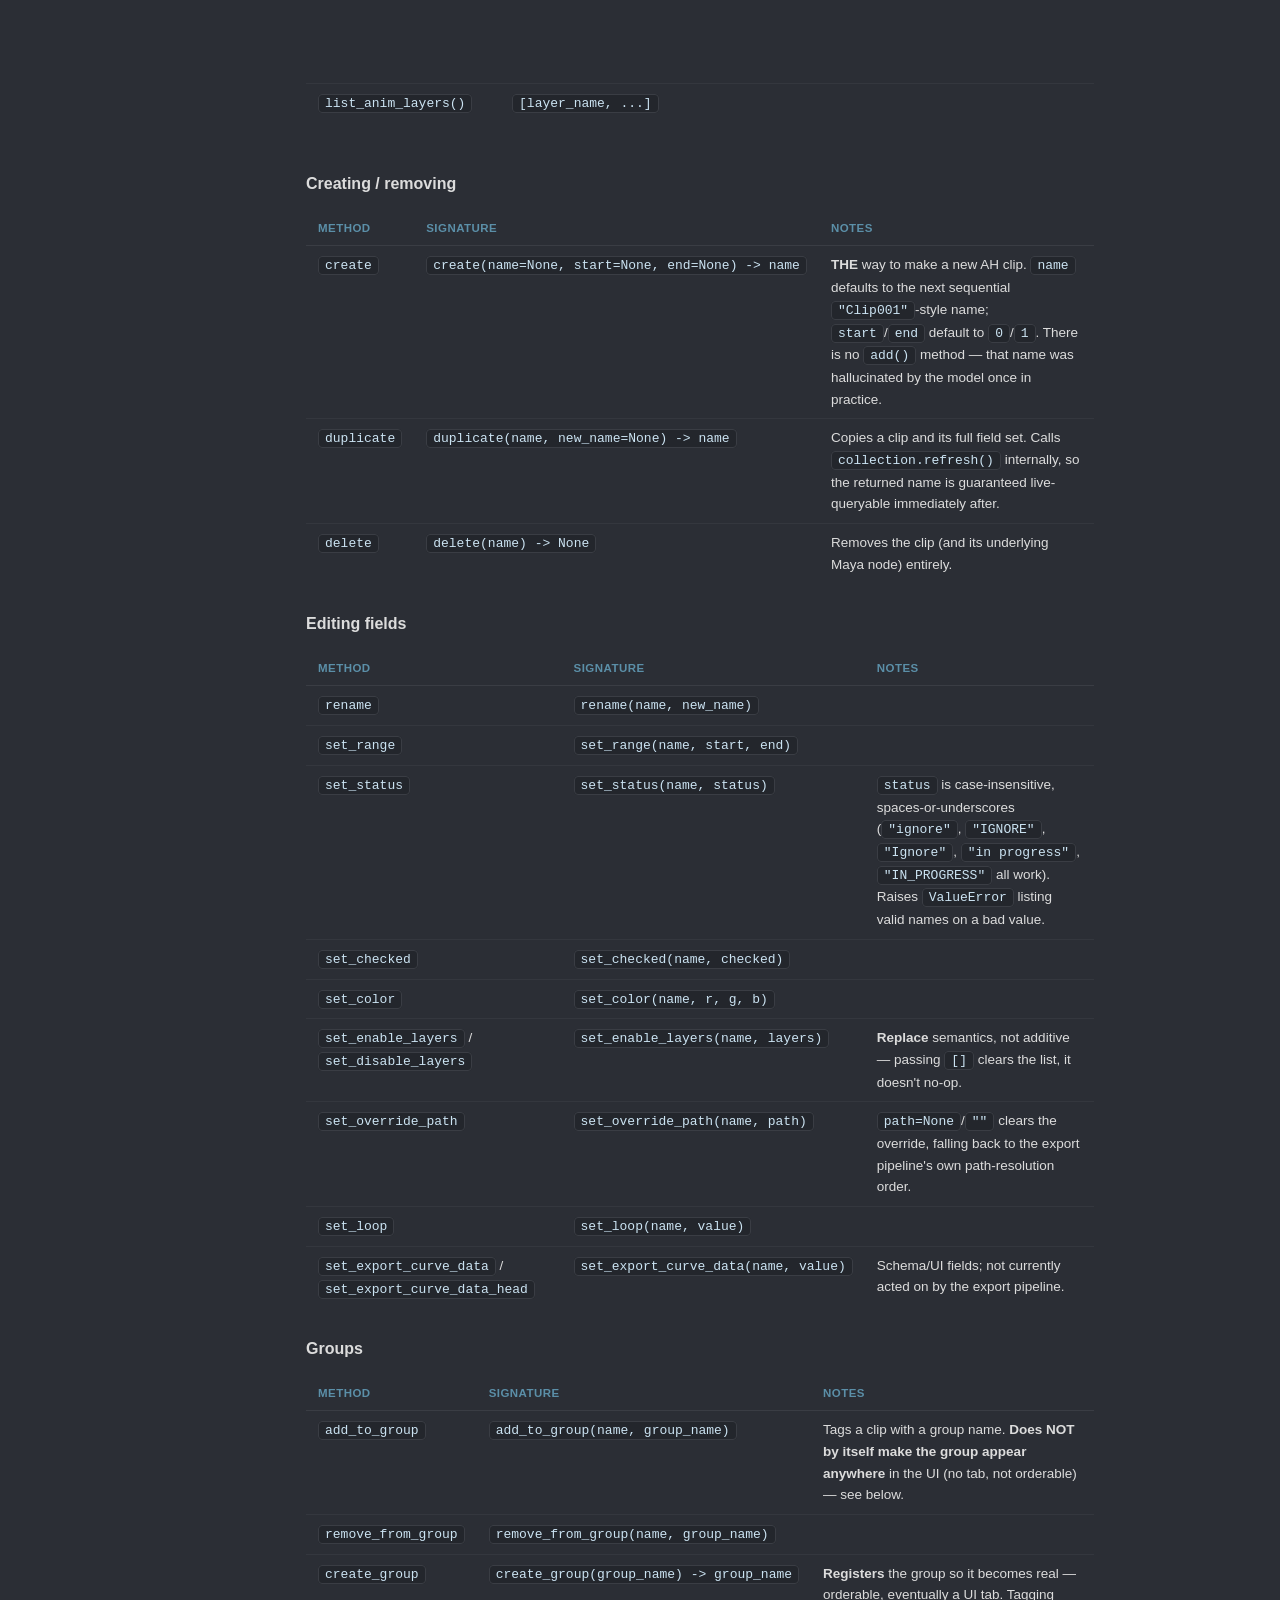
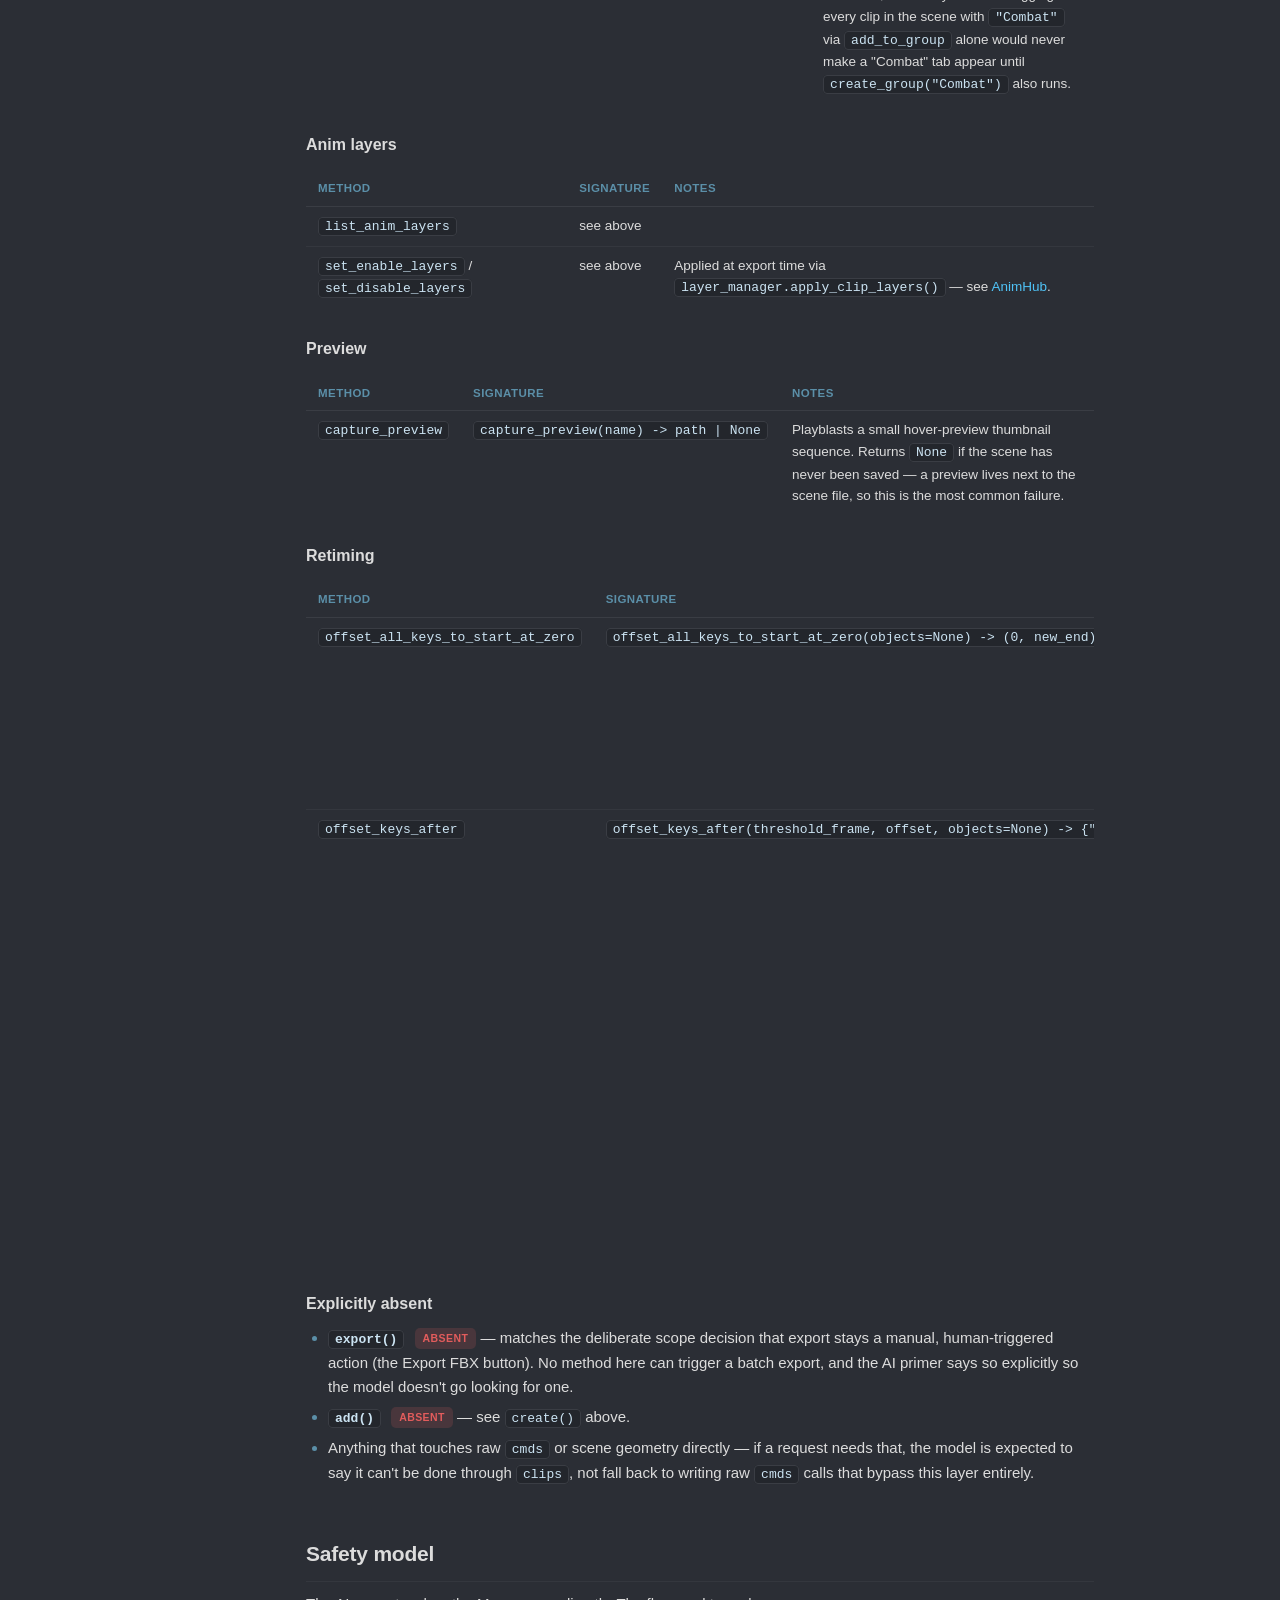
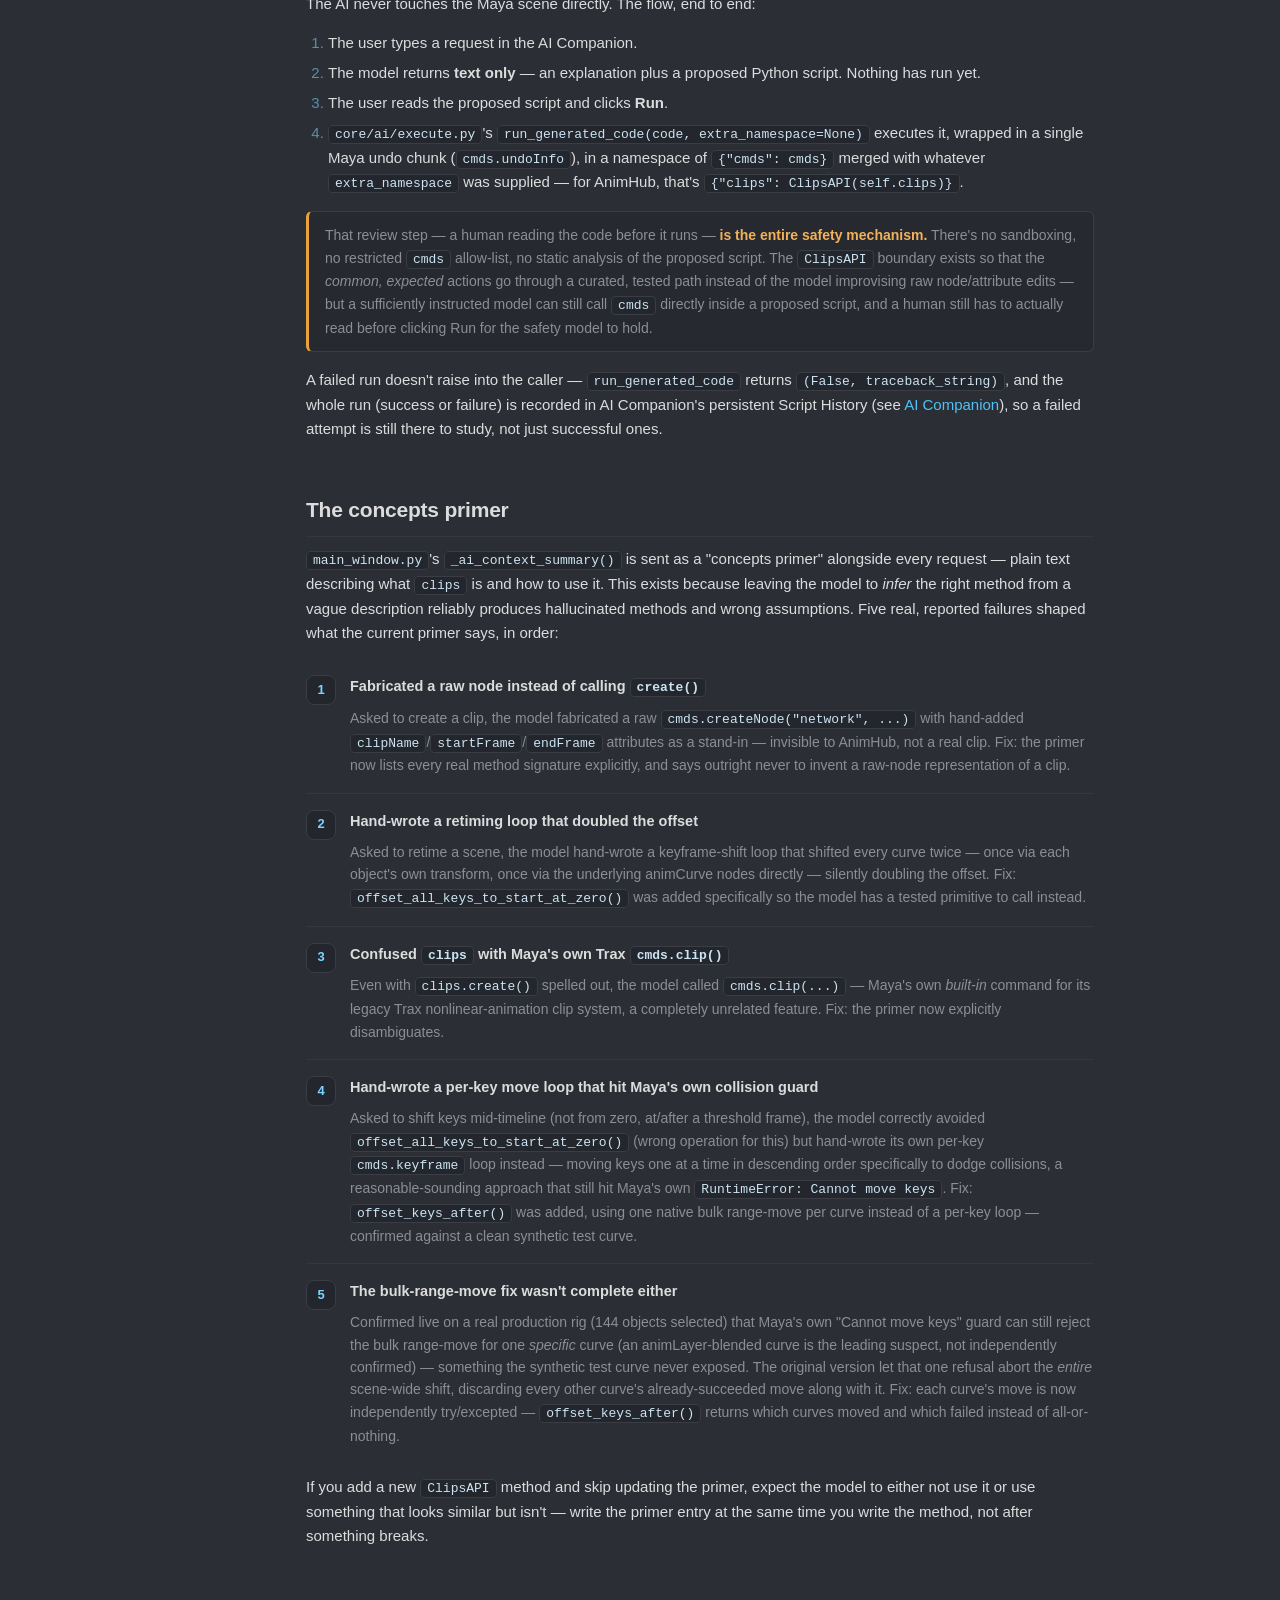
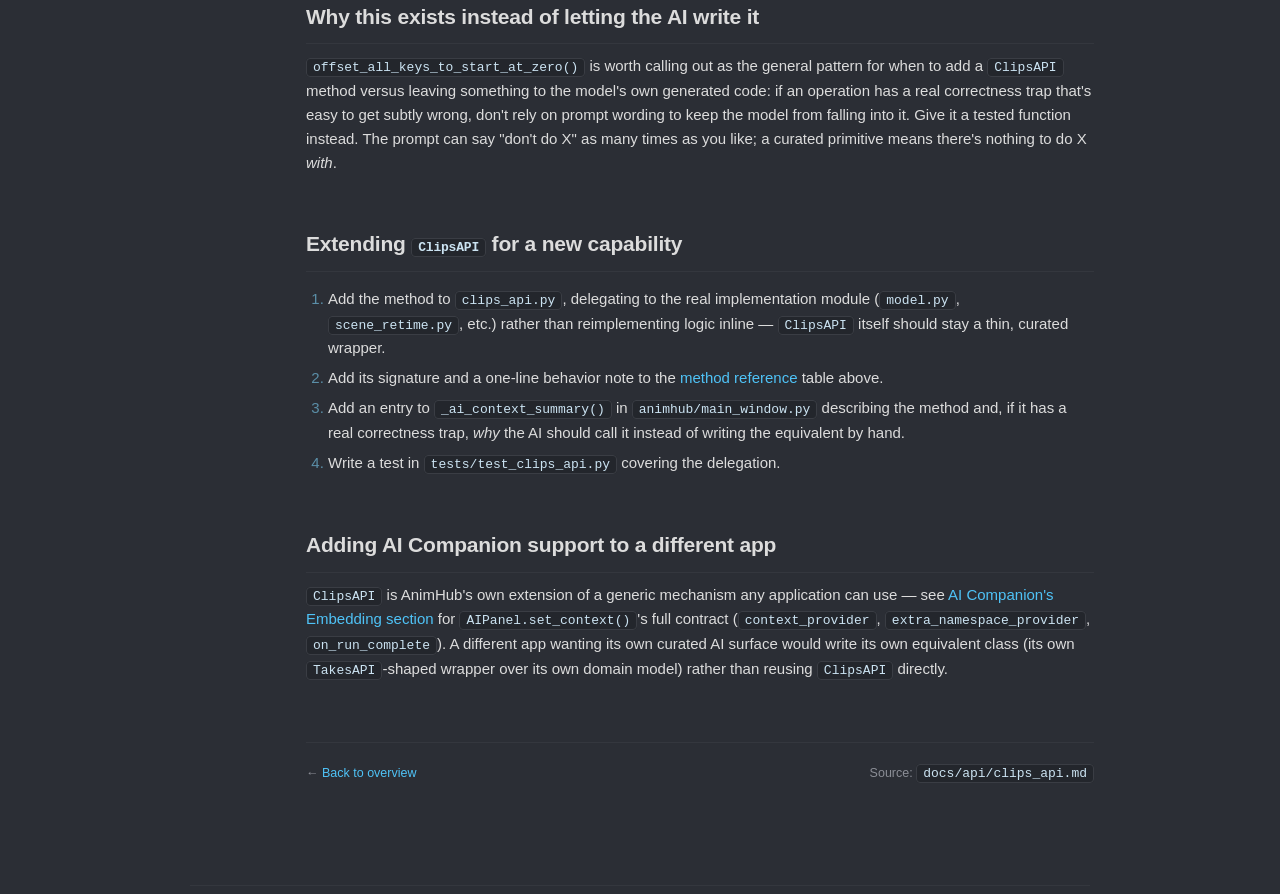
<file: api-clips.html>
<!doctype html>
<html lang="en">
<head>
<meta charset="UTF-8">
<title>ClipsAPI Reference — Core Flow Tools Docs</title>
<link rel="stylesheet" href="assets/docs.css">
</head>
<body>
<div class="shell">
  <nav class="sidebar">
    <div class="brand">
      <img class="logo" src="assets/img/coreflow-logo.png" alt="">
      <a href="index.html">Core Flow Tools<span class="tag">Technical Docs</span></a>
    </div>
    <div class="case-study-link">
      <a href="../">&larr; Core Flow Tools Case Study</a>
    </div>
    <div class="nav-group">
      <h6>Overview</h6>
      <ul><li><a href="index.html">Home</a></li></ul>
    </div>
    <div class="nav-group">
      <h6 class="tier"><span class="tier-index">1</span>Applications</h6>
      <ul>
        <li><a href="app-animhub.html">AnimHub</a></li>
        <li><a href="app-batch.html">Batch</a></li>
        <li><a href="app-character-setup.html">Character Setup</a></li>
        <li><a href="app-quicklaunch.html">QuickLaunch</a></li>
        <li><a href="app-utilities.html">Utilities</a></li>
      </ul>
    </div>
    <div class="nav-group">
      <h6 class="tier"><span class="tier-index">2</span>AI Core</h6>
      <ul>
        <li><a href="app-ai-companion.html">AI Companion</a></li>
        <li><a href="ai-showcase.html">AI in Action</a></li>
        <li><a href="api-clips.html" class="active">ClipsAPI</a></li>
        <li><a href="api-ai-providers.html">AI Provider Backend</a></li>
      </ul>
    </div>
    <div class="nav-group">
      <h6 class="tier"><span class="tier-index">3</span>Shared Foundation</h6>
      <ul><li><a href="framework.html">Framework</a></li></ul>
    </div>
  </nav>

  <main class="content">
    <header class="doc-header">
      <div class="tier-pill ai-core">Tier 2 &middot; AI Core</div>
      <div class="kicker">API Reference</div>
      <h1><code>ClipsAPI</code> reference</h1>
      <p class="sub"><code>dcc/maya/animation/clips_api.py</code> &mdash; the
      curated Python surface AnimHub hands to the AI Companion. This is
      the actual capability boundary for AI-generated code touching clips:
      the AI's generated script runs with an instance of <code>ClipsAPI</code>
      in its exec namespace, never raw <code>cmds</code>. The boundary is
      enforced by what's literally put in that namespace (see
      <a href="#safety-model">Safety model</a> below), never by asking the
      model to behave itself.</p>
      <p class="sub" style="margin-top:10px">If you're extending what the AI
      Companion can do to a clip, this file is where that happens &mdash; add a
      method here, document it in the
      <a href="#the-concepts-primer">"concepts primer" section</a> below (and
      in <code>main_window.py</code>'s <code>_ai_context_summary()</code>), and it
      becomes something the model can call on the very next request.</p>
    </header>

    <h2 id="construction">Construction</h2>
    <pre><code>from CoreTools.dcc.maya.animation.clips_api import ClipsAPI
api = ClipsAPI(collection)   # collection: a model.ClipCollection instance</code></pre>
    <p>AnimHub binds a fresh one on every "Ask AI" click:</p>
    <pre><code>window.set_context(
    context_provider=self._ai_context_summary,
    extra_namespace_provider=lambda: {"clips": ClipsAPI(self.clips)},
    on_run_complete=self._rebuild_rows)</code></pre>
    <p>Note it's a <strong>lambda</strong>, re-evaluated on every request &mdash; not a
    one-time-constructed instance. That matters: <code>self.clips</code> (the
    window's live <code>ClipCollection</code>) is looked up fresh each time the
    AI panel needs a namespace, so it always wraps whatever the <em>current</em>
    collection is, even across a scene change that replaced it.</p>

    <h2 id="method-reference">Method reference</h2>
    <p>Every method below either finds a clip by <strong>name</strong> (raising
    <code>ValueError</code> if it doesn't exist) or operates on the whole
    collection. There is no method that takes a raw Maya node name &mdash; clips
    are always addressed by their logical <code>CF_ClipName</code>, matching how
    a human refers to them.</p>

    <h3>Reading</h3>
    <div class="table-wrap">
    <table>
      <tr><th>Method</th><th>Returns</th><th>Notes</th></tr>
      <tr><td><code>list()</code></td><td><code>[{name, start, end, status, checked, groups, color, enable_layers, disable_layers, override_path, loop, export_curve_data, export_curve_data_head}, ...]</code></td><td>One dict per existing clip. <code>status</code> is the string name (<code>"READY"</code> / <code>"IN_PROGRESS"</code> / <code>"IGNORE"</code>), not the enum object.</td></tr>
      <tr><td><code>checked()</code></td><td><code>[name, ...]</code></td><td><strong>Raw checkbox state only</strong> &mdash; does NOT exclude <code>IGNORE</code>-status clips. <code>ClipCollection.checked()</code> (used by the export pipeline) is the checked-<em>and</em>-exportable subset; this is intentionally the broader one.</td></tr>
      <tr><td><code>in_group(group_name)</code></td><td><code>[name, ...]</code></td><td><code>group_name == "All"</code> returns every clip name, matching the UI's own "All" pseudo-group.</td></tr>
      <tr><td><code>list_groups()</code></td><td><code>[group_name, ...]</code></td><td>Only <em>registered</em> groups (see <code>create_group</code> below) &mdash; not every string that happens to appear in some clip's group membership.</td></tr>
      <tr><td><code>list_anim_layers()</code></td><td><code>[layer_name, ...]</code></td><td>Every animLayer in the scene, root layer first.</td></tr>
    </table>
    </div>

    <h3>Creating / removing</h3>
    <div class="table-wrap">
    <table>
      <tr><th>Method</th><th>Signature</th><th>Notes</th></tr>
      <tr><td><code>create</code></td><td><code>create(name=None, start=None, end=None) -&gt; name</code></td><td><strong>THE</strong> way to make a new AH clip. <code>name</code> defaults to the next sequential <code>"Clip001"</code>-style name; <code>start</code>/<code>end</code> default to <code>0</code>/<code>1</code>. There is no <code>add()</code> method &mdash; that name was hallucinated by the model once in practice.</td></tr>
      <tr><td><code>duplicate</code></td><td><code>duplicate(name, new_name=None) -&gt; name</code></td><td>Copies a clip and its full field set. Calls <code>collection.refresh()</code> internally, so the returned name is guaranteed live-queryable immediately after.</td></tr>
      <tr><td><code>delete</code></td><td><code>delete(name) -&gt; None</code></td><td>Removes the clip (and its underlying Maya node) entirely.</td></tr>
    </table>
    </div>

    <h3>Editing fields</h3>
    <div class="table-wrap">
    <table>
      <tr><th>Method</th><th>Signature</th><th>Notes</th></tr>
      <tr><td><code>rename</code></td><td><code>rename(name, new_name)</code></td><td></td></tr>
      <tr><td><code>set_range</code></td><td><code>set_range(name, start, end)</code></td><td></td></tr>
      <tr><td><code>set_status</code></td><td><code>set_status(name, status)</code></td><td><code>status</code> is case-insensitive, spaces-or-underscores (<code>"ignore"</code>, <code>"IGNORE"</code>, <code>"Ignore"</code>, <code>"in progress"</code>, <code>"IN_PROGRESS"</code> all work). Raises <code>ValueError</code> listing valid names on a bad value.</td></tr>
      <tr><td><code>set_checked</code></td><td><code>set_checked(name, checked)</code></td><td></td></tr>
      <tr><td><code>set_color</code></td><td><code>set_color(name, r, g, b)</code></td><td></td></tr>
      <tr><td><code>set_enable_layers</code> / <code>set_disable_layers</code></td><td><code>set_enable_layers(name, layers)</code></td><td><strong>Replace</strong> semantics, not additive &mdash; passing <code>[]</code> clears the list, it doesn't no-op.</td></tr>
      <tr><td><code>set_override_path</code></td><td><code>set_override_path(name, path)</code></td><td><code>path=None</code>/<code>""</code> clears the override, falling back to the export pipeline's own path-resolution order.</td></tr>
      <tr><td><code>set_loop</code></td><td><code>set_loop(name, value)</code></td><td></td></tr>
      <tr><td><code>set_export_curve_data</code> / <code>set_export_curve_data_head</code></td><td><code>set_export_curve_data(name, value)</code></td><td>Schema/UI fields; not currently acted on by the export pipeline.</td></tr>
    </table>
    </div>

    <h3>Groups</h3>
    <div class="table-wrap">
    <table>
      <tr><th>Method</th><th>Signature</th><th>Notes</th></tr>
      <tr><td><code>add_to_group</code></td><td><code>add_to_group(name, group_name)</code></td><td>Tags a clip with a group name. <strong>Does NOT by itself make the group appear anywhere</strong> in the UI (no tab, not orderable) &mdash; see below.</td></tr>
      <tr><td><code>remove_from_group</code></td><td><code>remove_from_group(name, group_name)</code></td><td></td></tr>
      <tr><td><code>create_group</code></td><td><code>create_group(group_name) -&gt; group_name</code></td><td><strong>Registers</strong> the group so it becomes real &mdash; orderable, eventually a UI tab. Tagging every clip in the scene with <code>"Combat"</code> via <code>add_to_group</code> alone would never make a "Combat" tab appear until <code>create_group("Combat")</code> also runs.</td></tr>
    </table>
    </div>

    <h3>Anim layers</h3>
    <div class="table-wrap">
    <table>
      <tr><th>Method</th><th>Signature</th><th>Notes</th></tr>
      <tr><td><code>list_anim_layers</code></td><td>see above</td><td></td></tr>
      <tr><td><code>set_enable_layers</code> / <code>set_disable_layers</code></td><td>see above</td><td>Applied at export time via <code>layer_manager.apply_clip_layers()</code> &mdash; see <a href="app-animhub.html">AnimHub</a>.</td></tr>
    </table>
    </div>

    <h3>Preview</h3>
    <div class="table-wrap">
    <table>
      <tr><th>Method</th><th>Signature</th><th>Notes</th></tr>
      <tr><td><code>capture_preview</code></td><td><code>capture_preview(name) -&gt; path | None</code></td><td>Playblasts a small hover-preview thumbnail sequence. Returns <code>None</code> if the scene has never been saved &mdash; a preview lives next to the scene file, so this is the most common failure.</td></tr>
    </table>
    </div>

    <h3>Retiming</h3>
    <div class="table-wrap">
    <table>
      <tr><th>Method</th><th>Signature</th><th>Notes</th></tr>
      <tr><td><code>offset_all_keys_to_start_at_zero</code></td><td><code>offset_all_keys_to_start_at_zero(objects=None) -&gt; (0, new_end) | None</code></td><td>Shifts every keyframe on <code>objects</code> (or every animated object in the scene if omitted) so the earliest key lands at frame 0, in one safe pass over the underlying animCurve nodes. <strong>THE way to retime a scene to start at zero</strong> &mdash; see <a href="#why-this-exists">why this exists instead of letting the AI write it</a>. Returns <code>None</code> if there's nothing keyed.</td></tr>
      <tr><td><code>offset_keys_after</code></td><td><code>offset_keys_after(threshold_frame, offset, objects=None) -&gt; {"moved": int, "failed": [...]}</code></td><td>Shifts every keyframe at/after <code>threshold_frame</code> by <code>offset</code> frames, leaving anything earlier untouched &mdash; e.g. to make room for a newly-inserted clip mid-timeline. <strong>THE way to do a partial/range keyframe shift</strong> &mdash; a hand-written per-key <code>cmds.keyframe</code> loop, even a seemingly collision-safe descending-order one, can still hit Maya's own <code>RuntimeError: Cannot move keys</code>; this does one native bulk range-move per curve instead. <code>failed</code> can be non-empty even on an otherwise successful call &mdash; confirmed live Maya's own guard can still refuse a <em>specific</em> curve on a real production rig (an animLayer-blended curve is the leading suspect); each curve moves independently, so one refusal doesn't abort the rest.</td></tr>
    </table>
    </div>

    <h3>Explicitly absent</h3>
    <ul>
      <li><strong><code>export()</code></strong> <span class="tag absent">Absent</span>
        &mdash; matches the deliberate scope decision that export stays a
        manual, human-triggered action (the Export FBX button). No method
        here can trigger a batch export, and the AI primer says so
        explicitly so the model doesn't go looking for one.</li>
      <li><strong><code>add()</code></strong> <span class="tag absent">Absent</span> &mdash;
        see <code>create()</code> above.</li>
      <li>Anything that touches raw <code>cmds</code> or scene geometry directly
        &mdash; if a request needs that, the model is expected to say it can't be
        done through <code>clips</code>, not fall back to writing raw
        <code>cmds</code> calls that bypass this layer entirely.</li>
    </ul>

    <h2 id="safety-model">Safety model</h2>
    <p>The AI never touches the Maya scene directly. The flow, end to end:</p>
    <ol>
      <li>The user types a request in the AI Companion.</li>
      <li>The model returns <strong>text only</strong> &mdash; an explanation plus a
        proposed Python script. Nothing has run yet.</li>
      <li>The user reads the proposed script and clicks <strong>Run</strong>.</li>
      <li><code>core/ai/execute.py</code>'s
        <code>run_generated_code(code, extra_namespace=None)</code> executes it,
        wrapped in a single Maya undo chunk (<code>cmds.undoInfo</code>), in a
        namespace of <code>{"cmds": cmds}</code> merged with whatever
        <code>extra_namespace</code> was supplied &mdash; for AnimHub, that's
        <code>{"clips": ClipsAPI(self.clips)}</code>.</li>
    </ol>
    <div class="note warn">
      That review step &mdash; a human reading the code before it runs &mdash; <strong>is
      the entire safety mechanism.</strong> There's no sandboxing, no
      restricted <code>cmds</code> allow-list, no static analysis of the
      proposed script. The <code>ClipsAPI</code> boundary exists so that the
      <em>common, expected</em> actions go through a curated, tested path
      instead of the model improvising raw node/attribute edits &mdash; but a
      sufficiently instructed model can still call <code>cmds</code> directly
      inside a proposed script, and a human still has to actually read
      before clicking Run for the safety model to hold.
    </div>
    <p>A failed run doesn't raise into the caller &mdash;
    <code>run_generated_code</code> returns <code>(False, traceback_string)</code>,
    and the whole run (success or failure) is recorded in AI Companion's
    persistent Script History (see <a href="app-ai-companion.html">AI
    Companion</a>), so a failed attempt is still there to study, not just
    successful ones.</p>

    <h2 id="the-concepts-primer">The concepts primer</h2>
    <p><code>main_window.py</code>'s <code>_ai_context_summary()</code> is sent as a
    "concepts primer" alongside every request &mdash; plain text describing what
    <code>clips</code> is and how to use it. This exists because leaving the
    model to <em>infer</em> the right method from a vague description
    reliably produces hallucinated methods and wrong assumptions. Five
    real, reported failures shaped what the current primer says, in order:</p>
    <div class="feature-grid">
      <div class="feature">
        <div class="glyph">1</div>
        <h4>Fabricated a raw node instead of calling <code>create()</code></h4>
        <p>Asked to create a clip, the model fabricated a raw
        <code>cmds.createNode("network", ...)</code> with hand-added
        <code>clipName</code>/<code>startFrame</code>/<code>endFrame</code> attributes as a
        stand-in &mdash; invisible to AnimHub, not a real clip. Fix: the primer
        now lists every real method signature explicitly, and says outright
        never to invent a raw-node representation of a clip.</p>
      </div>
      <div class="feature">
        <div class="glyph">2</div>
        <h4>Hand-wrote a retiming loop that doubled the offset</h4>
        <p>Asked to retime a scene, the model hand-wrote a keyframe-shift
        loop that shifted every curve twice &mdash; once via each object's own
        transform, once via the underlying animCurve nodes directly &mdash;
        silently doubling the offset. Fix:
        <code>offset_all_keys_to_start_at_zero()</code> was added specifically
        so the model has a tested primitive to call instead.</p>
      </div>
      <div class="feature">
        <div class="glyph">3</div>
        <h4>Confused <code>clips</code> with Maya's own Trax <code>cmds.clip()</code></h4>
        <p>Even with <code>clips.create()</code> spelled out, the model called
        <code>cmds.clip(...)</code> &mdash; Maya's own <em>built-in</em> command for
        its legacy Trax nonlinear-animation clip system, a completely
        unrelated feature. Fix: the primer now explicitly disambiguates.</p>
      </div>
      <div class="feature">
        <div class="glyph">4</div>
        <h4>Hand-wrote a per-key move loop that hit Maya's own collision guard</h4>
        <p>Asked to shift keys mid-timeline (not from zero, at/after a
        threshold frame), the model correctly avoided
        <code>offset_all_keys_to_start_at_zero()</code> (wrong operation for
        this) but hand-wrote its own per-key <code>cmds.keyframe</code> loop
        instead &mdash; moving keys one at a time in descending order
        specifically to dodge collisions, a reasonable-sounding approach
        that still hit Maya's own <code>RuntimeError: Cannot move keys</code>.
        Fix: <code>offset_keys_after()</code> was added, using one native
        bulk range-move per curve instead of a per-key loop &mdash; confirmed
        against a clean synthetic test curve.</p>
      </div>
      <div class="feature">
        <div class="glyph">5</div>
        <h4>The bulk-range-move fix wasn't complete either</h4>
        <p>Confirmed live on a real production rig (144 objects selected)
        that Maya's own "Cannot move keys" guard can still reject the
        bulk range-move for one <em>specific</em> curve (an animLayer-blended
        curve is the leading suspect, not independently confirmed) &mdash;
        something the synthetic test curve never exposed. The original
        version let that one refusal abort the <em>entire</em> scene-wide
        shift, discarding every other curve's already-succeeded move along
        with it. Fix: each curve's move is now independently
        try/excepted &mdash; <code>offset_keys_after()</code> returns which
        curves moved and which failed instead of all-or-nothing.</p>
      </div>
    </div>
    <p>If you add a new <code>ClipsAPI</code> method and skip updating the primer,
    expect the model to either not use it or use something that looks
    similar but isn't &mdash; write the primer entry at the same time you write
    the method, not after something breaks.</p>

    <h2 id="why-this-exists">Why this exists instead of letting the AI write it</h2>
    <p><code>offset_all_keys_to_start_at_zero()</code> is worth calling out as
    the general pattern for when to add a <code>ClipsAPI</code> method versus
    leaving something to the model's own generated code: if an operation has
    a real correctness trap that's easy to get subtly wrong, don't rely on
    prompt wording to keep the model from falling into it. Give it a tested
    function instead. The prompt can say "don't do X" as many times as you
    like; a curated primitive means there's nothing to do X <em>with</em>.</p>

    <h2 id="extending-clipsapi">Extending <code>ClipsAPI</code> for a new capability</h2>
    <ol>
      <li>Add the method to <code>clips_api.py</code>, delegating to the real
        implementation module (<code>model.py</code>, <code>scene_retime.py</code>,
        etc.) rather than reimplementing logic inline &mdash; <code>ClipsAPI</code>
        itself should stay a thin, curated wrapper.</li>
      <li>Add its signature and a one-line behavior note to the
        <a href="#method-reference">method reference</a> table above.</li>
      <li>Add an entry to <code>_ai_context_summary()</code> in
        <code>animhub/main_window.py</code> describing the method and, if it has
        a real correctness trap, <em>why</em> the AI should call it instead of
        writing the equivalent by hand.</li>
      <li>Write a test in <code>tests/test_clips_api.py</code> covering the
        delegation.</li>
    </ol>

    <h2 id="embedding-another-app">Adding AI Companion support to a different app</h2>
    <p><code>ClipsAPI</code> is AnimHub's own extension of a generic
    mechanism any application can use &mdash; see
    <a href="app-ai-companion.html#embedding">AI Companion's Embedding
    section</a> for <code>AIPanel.set_context()</code>'s full contract
    (<code>context_provider</code>, <code>extra_namespace_provider</code>,
    <code>on_run_complete</code>). A different app wanting its own curated AI
    surface would write its own equivalent class (its own
    <code>TakesAPI</code>-shaped wrapper over its own domain model) rather than
    reusing <code>ClipsAPI</code> directly.</p>

    <footer class="doc-footer">
      <span>&larr; <a href="index.html">Back to overview</a></span>
      <span>Source: <code>docs/api/clips_api.md</code></span>
    </footer>
  </main>
</div>
<footer class="site-footer">
  Selected technical documentation for Core Flow Tools, an independent R&amp;D
  project. &middot; <a href="../">&larr; Back to the case study</a>
</footer>
</body>
</html>
</file>
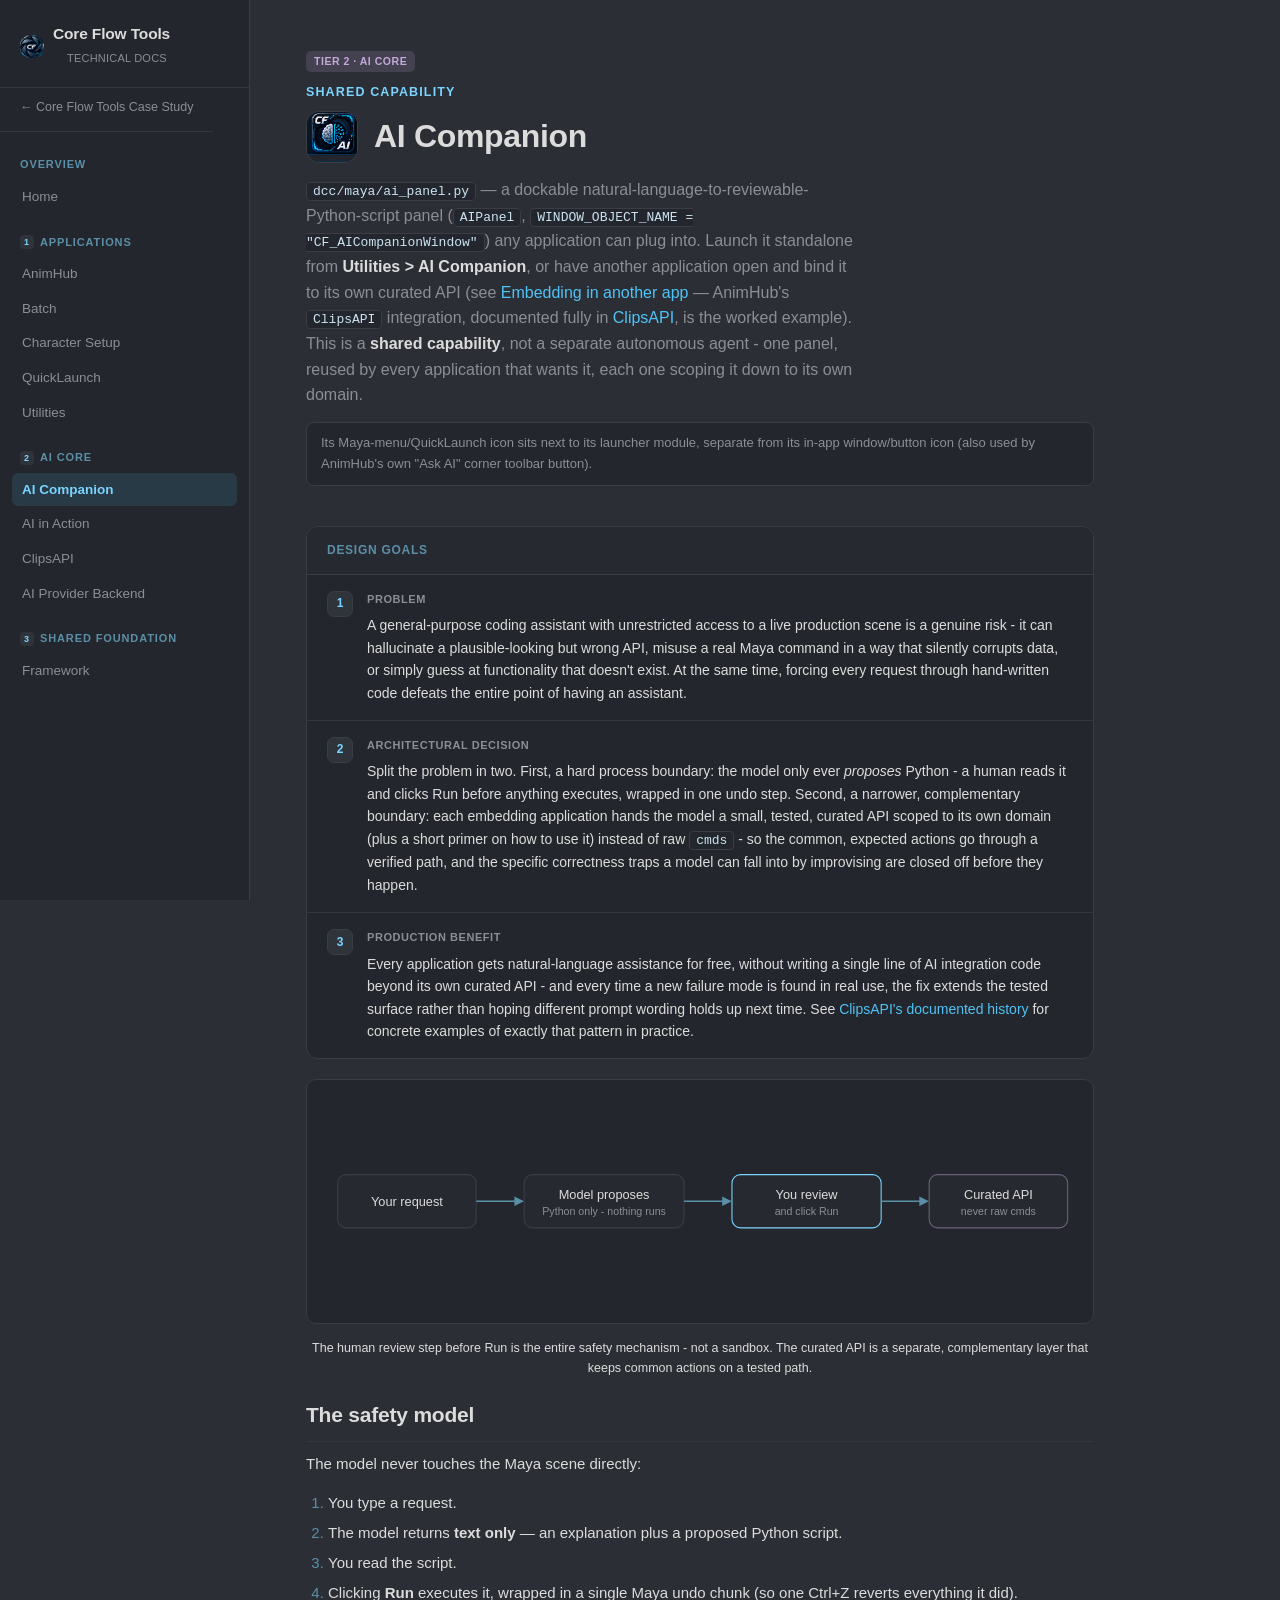
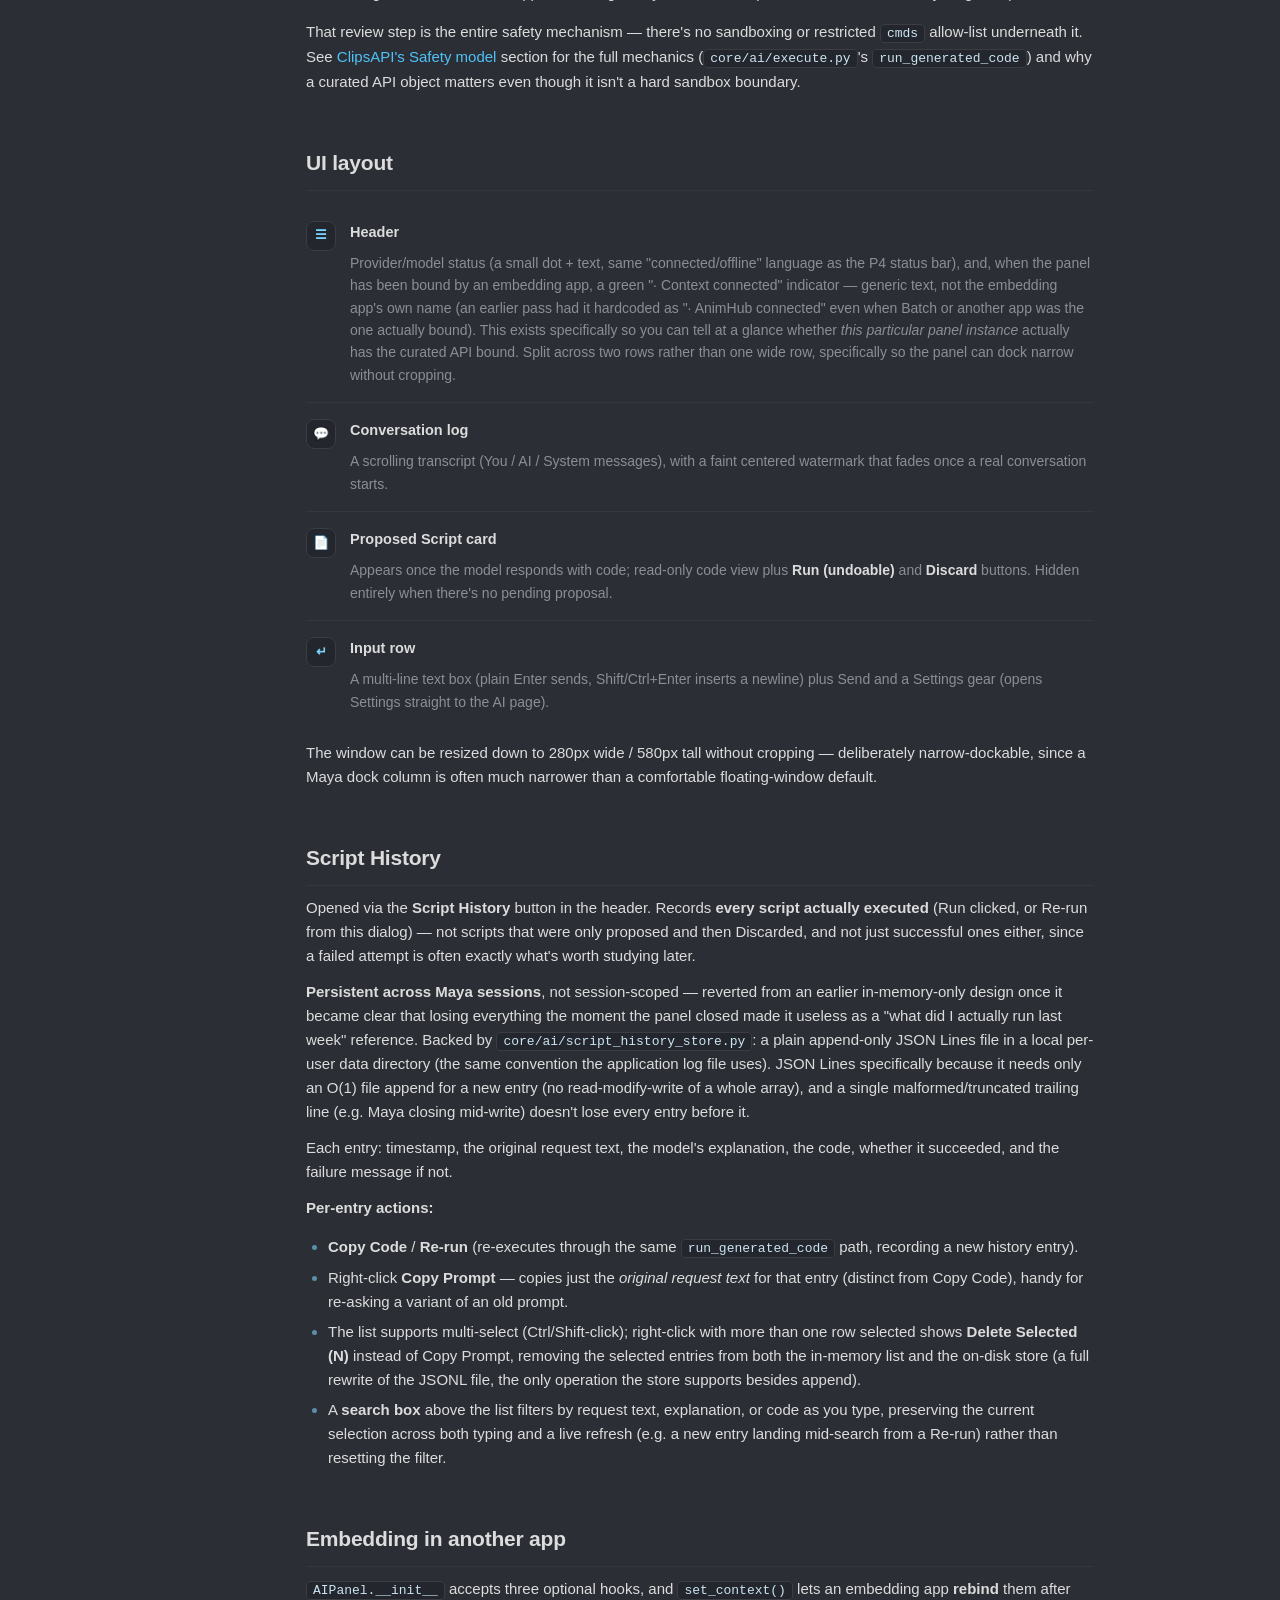
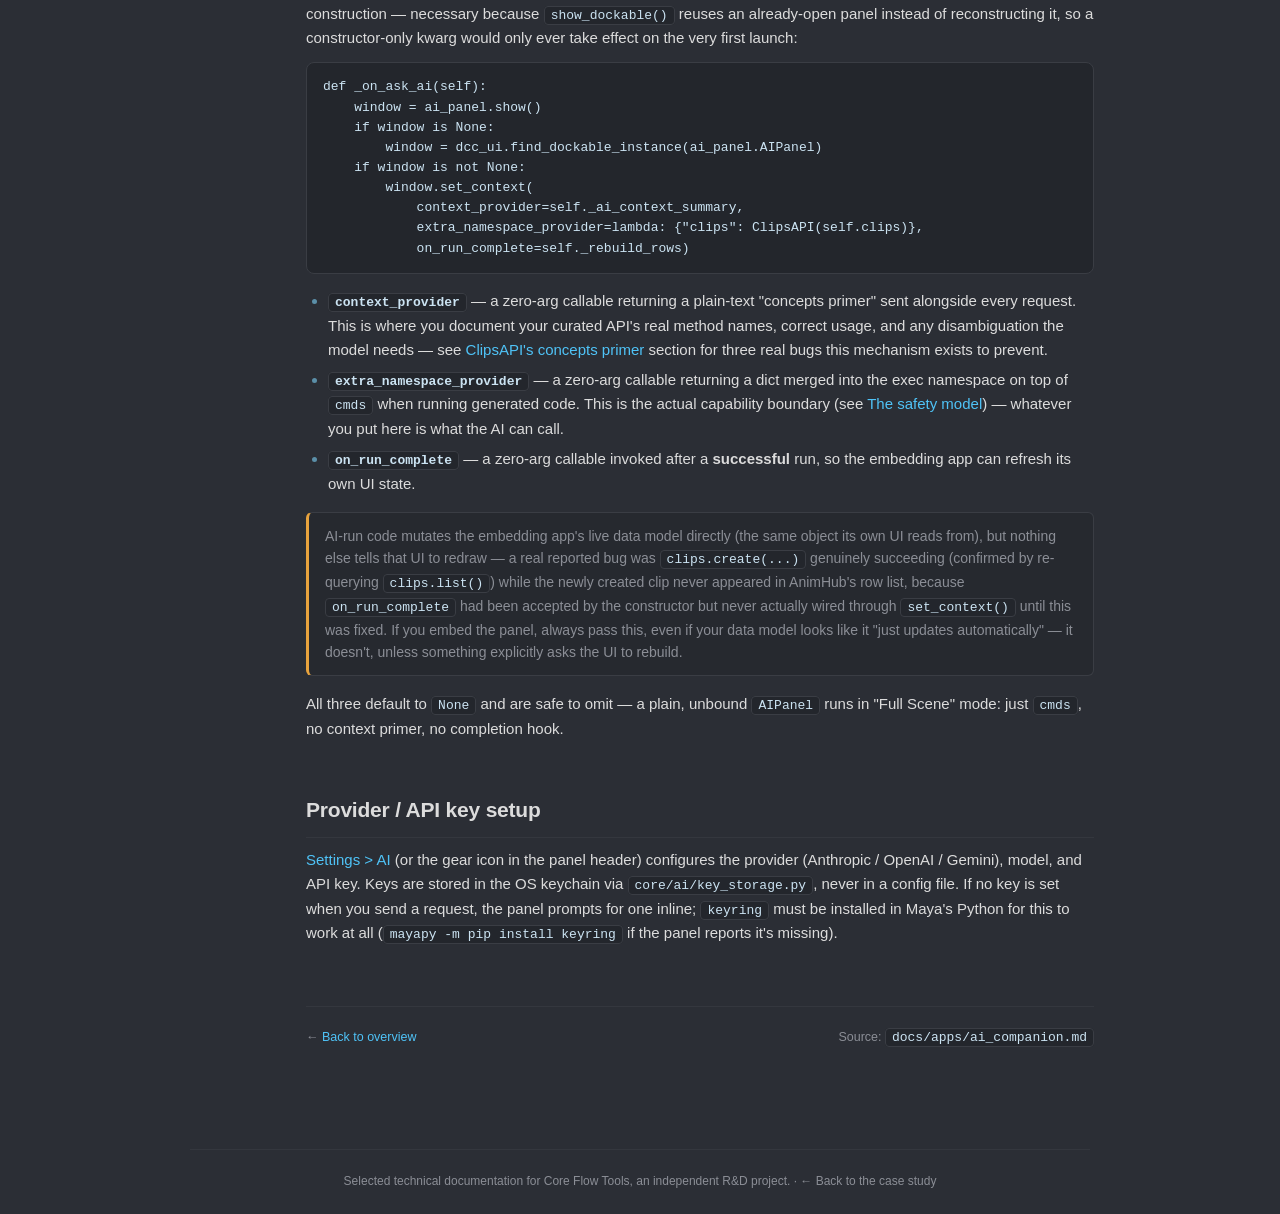
<file: app-ai-companion.html>
<!doctype html>
<html lang="en">
<head>
<meta charset="UTF-8">
<title>AI Companion — Core Flow Tools Docs</title>
<link rel="stylesheet" href="assets/docs.css">
</head>
<body>
<div class="shell">
  <nav class="sidebar">
    <div class="brand">
      <img class="logo" src="assets/img/coreflow-logo.png" alt="">
      <a href="index.html">Core Flow Tools<span class="tag">Technical Docs</span></a>
    </div>
    <div class="case-study-link">
      <a href="../">&larr; Core Flow Tools Case Study</a>
    </div>
    <div class="nav-group">
      <h6>Overview</h6>
      <ul><li><a href="index.html">Home</a></li></ul>
    </div>
    <div class="nav-group">
      <h6 class="tier"><span class="tier-index">1</span>Applications</h6>
      <ul>
        <li><a href="app-animhub.html">AnimHub</a></li>
        <li><a href="app-batch.html">Batch</a></li>
        <li><a href="app-character-setup.html">Character Setup</a></li>
        <li><a href="app-quicklaunch.html">QuickLaunch</a></li>
        <li><a href="app-utilities.html">Utilities</a></li>
      </ul>
    </div>
    <div class="nav-group">
      <h6 class="tier"><span class="tier-index">2</span>AI Core</h6>
      <ul>
        <li><a href="app-ai-companion.html" class="active">AI Companion</a></li>
        <li><a href="ai-showcase.html">AI in Action</a></li>
        <li><a href="api-clips.html">ClipsAPI</a></li>
        <li><a href="api-ai-providers.html">AI Provider Backend</a></li>
      </ul>
    </div>
    <div class="nav-group">
      <h6 class="tier"><span class="tier-index">3</span>Shared Foundation</h6>
      <ul><li><a href="framework.html">Framework</a></li></ul>
    </div>
  </nav>

  <main class="content">
    <header class="doc-header">
      <div class="tier-pill ai-core">Tier 2 &middot; AI Core</div>
      <div class="kicker">Shared Capability</div>
      <div class="title-row">
        <img class="app-icon" src="assets/img/icon-ai-companion.png" alt="">
        <h1>AI Companion</h1>
      </div>
      <p class="sub" style="margin-top:14px"><code>dcc/maya/ai_panel.py</code> &mdash; a dockable
      natural-language-to-reviewable-Python-script panel (<code>AIPanel</code>,
      <code>WINDOW_OBJECT_NAME = "CF_AICompanionWindow"</code>) any application
      can plug into. Launch it standalone from <strong>Utilities &gt; AI
      Companion</strong>, or have another application open and bind it to its
      own curated API (see <a href="#embedding">Embedding in another
      app</a> &mdash; AnimHub's <code>ClipsAPI</code> integration, documented
      fully in <a href="api-clips.html">ClipsAPI</a>, is the worked example).
      This is a <strong>shared capability</strong>, not a separate autonomous
      agent - one panel, reused by every application that wants it, each one
      scoping it down to its own domain.</p>
      <div class="icon-note">Its Maya-menu/QuickLaunch icon sits next to its
      launcher module, separate from its in-app window/button icon (also used
      by AnimHub's own "Ask AI" corner toolbar button).</div>
    </header>

    <div class="design-goals">
      <div class="dg-head">Design goals</div>
      <div class="dg-row">
        <div class="dg-num">1</div>
        <div class="dg-label">Problem</div>
        <p class="dg-body">A general-purpose coding assistant with
        unrestricted access to a live production scene is a genuine risk -
        it can hallucinate a plausible-looking but wrong API, misuse a
        real Maya command in a way that silently corrupts data, or simply
        guess at functionality that doesn't exist. At the same time, forcing
        every request through hand-written code defeats the entire point of
        having an assistant.</p>
      </div>
      <div class="dg-row">
        <div class="dg-num">2</div>
        <div class="dg-label">Architectural decision</div>
        <p class="dg-body">Split the problem in two. First, a hard process
        boundary: the model only ever <em>proposes</em> Python - a human
        reads it and clicks Run before anything executes, wrapped in one
        undo step. Second, a narrower, complementary boundary: each
        embedding application hands the model a small, tested, curated API
        scoped to its own domain (plus a short primer on how to use it)
        instead of raw <code>cmds</code> - so the common, expected actions go
        through a verified path, and the specific correctness traps a model
        can fall into by improvising are closed off before they happen.</p>
      </div>
      <div class="dg-row">
        <div class="dg-num">3</div>
        <div class="dg-label">Production benefit</div>
        <p class="dg-body">Every application gets natural-language assistance
        for free, without writing a single line of AI integration code
        beyond its own curated API - and every time a new failure mode is
        found in real use, the fix extends the tested surface rather than
        hoping different prompt wording holds up next time. See
        <a href="api-clips.html#the-concepts-primer">ClipsAPI's documented
        history</a> for concrete examples of exactly that pattern in
        practice.</p>
      </div>
    </div>

    <div class="diagram-wrap">
      <svg viewBox="0 0 700 190" xmlns="http://www.w3.org/2000/svg" role="img"
           aria-label="Safety flow: a request goes to the model, which proposes Python against a curated API; a human reviews the proposal; only on Run does anything execute, through the curated API and never raw unrestricted Maya commands.">
        <defs>
          <marker id="arrow2" viewBox="0 0 10 10" refX="8" refY="5" markerWidth="6" markerHeight="6" orient="auto-start-reverse">
            <path d="M0,0 L10,5 L0,10 z" fill="#5b8fa8"></path>
          </marker>
        </defs>
        <g font-family="'Segoe UI', sans-serif" font-size="12" fill="#dcdcdc">
          <rect x="10" y="70" width="130" height="50" rx="8" fill="#26292f" stroke="#3a3d44"></rect>
          <text x="75" y="99" text-anchor="middle">Your request</text>

          <rect x="185" y="70" width="150" height="50" rx="8" fill="#26292f" stroke="#3a3d44"></rect>
          <text x="260" y="93" text-anchor="middle">Model proposes</text>
          <text x="260" y="108" text-anchor="middle" font-size="10" fill="#8b8e96">Python only - nothing runs</text>

          <rect x="380" y="70" width="140" height="50" rx="8" fill="#26292f" stroke="#7ad4ff"></rect>
          <text x="450" y="93" text-anchor="middle">You review</text>
          <text x="450" y="108" text-anchor="middle" font-size="10" fill="#8b8e96">and click Run</text>

          <rect x="565" y="70" width="130" height="50" rx="8" fill="#26292f" stroke="#9c85b0" stroke-opacity="0.6"></rect>
          <text x="630" y="93" text-anchor="middle">Curated API</text>
          <text x="630" y="108" text-anchor="middle" font-size="10" fill="#8b8e96">never raw cmds</text>

          <line x1="140" y1="95" x2="183" y2="95" stroke="#5b8fa8" stroke-width="1.5" marker-end="url(#arrow2)"></line>
          <line x1="335" y1="95" x2="378" y2="95" stroke="#5b8fa8" stroke-width="1.5" marker-end="url(#arrow2)"></line>
          <line x1="520" y1="95" x2="563" y2="95" stroke="#5b8fa8" stroke-width="1.5" marker-end="url(#arrow2)"></line>
        </g>
      </svg>
    </div>
    <p class="diagram-caption">The human review step before Run is the entire
    safety mechanism - not a sandbox. The curated API is a separate,
    complementary layer that keeps common actions on a tested path.</p>

    <h2 id="the-safety-model">The safety model</h2>
    <p>The model never touches the Maya scene directly:</p>
    <ol>
      <li>You type a request.</li>
      <li>The model returns <strong>text only</strong> &mdash; an explanation plus a
        proposed Python script.</li>
      <li>You read the script.</li>
      <li>Clicking <strong>Run</strong> executes it, wrapped in a single Maya undo
        chunk (so one Ctrl+Z reverts everything it did).</li>
    </ol>
    <p>That review step is the entire safety mechanism &mdash; there's no
    sandboxing or restricted <code>cmds</code> allow-list underneath it. See
    <a href="api-clips.html#safety-model">ClipsAPI's Safety model</a> section
    for the full mechanics (<code>core/ai/execute.py</code>'s
    <code>run_generated_code</code>) and why a curated API object matters even
    though it isn't a hard sandbox boundary.</p>

    <h2 id="ui-layout">UI layout</h2>
    <div class="feature-grid">
      <div class="feature">
        <div class="glyph">&#9776;</div>
        <h4>Header</h4>
        <p>Provider/model status (a small dot + text, same
        "connected/offline" language as the P4 status bar), and, when the
        panel has been bound by an embedding app, a green
        "&middot; Context connected" indicator &mdash; generic text, not
        the embedding app's own name (an earlier pass had it hardcoded
        as "&middot; AnimHub connected" even when Batch or another
        app was the one actually bound). This exists specifically
        so you can tell at a glance whether <em>this particular panel
        instance</em> actually has the curated API bound. Split across two
        rows rather than one wide row, specifically so the panel can dock
        narrow without cropping.</p>
      </div>
      <div class="feature">
        <div class="glyph">&#128172;</div>
        <h4>Conversation log</h4>
        <p>A scrolling transcript (You / AI / System messages), with a faint
        centered watermark that fades once a real conversation starts.</p>
      </div>
      <div class="feature">
        <div class="glyph">&#128196;</div>
        <h4>Proposed Script card</h4>
        <p>Appears once the model responds with code; read-only code view
        plus <strong>Run (undoable)</strong> and <strong>Discard</strong> buttons.
        Hidden entirely when there's no pending proposal.</p>
      </div>
      <div class="feature">
        <div class="glyph">&#8629;</div>
        <h4>Input row</h4>
        <p>A multi-line text box (plain Enter sends, Shift/Ctrl+Enter
        inserts a newline) plus Send and a Settings gear (opens Settings
        straight to the AI page).</p>
      </div>
    </div>
    <p class="dim">The window can be resized down to 280px wide / 580px tall
    without cropping &mdash; deliberately narrow-dockable, since a Maya dock
    column is often much narrower than a comfortable floating-window
    default.</p>

    <h2 id="script-history">Script History</h2>
    <p>Opened via the <strong>Script History</strong> button in the header.
    Records <strong>every script actually executed</strong> (Run clicked, or
    Re-run from this dialog) &mdash; not scripts that were only proposed and
    then Discarded, and not just successful ones either, since a failed
    attempt is often exactly what's worth studying later.</p>
    <p><strong>Persistent across Maya sessions</strong>, not session-scoped
    &mdash; reverted from an earlier in-memory-only design once it became clear
    that losing everything the moment the panel closed made it useless as a
    "what did I actually run last week" reference. Backed by
    <code>core/ai/script_history_store.py</code>: a plain append-only JSON
    Lines file in a local per-user data directory (the same convention the
    application log file uses). JSON Lines specifically because it needs
    only an O(1) file append for a
    new entry (no read-modify-write of a whole array), and a single
    malformed/truncated trailing line (e.g. Maya closing mid-write) doesn't
    lose every entry before it.</p>
    <p>Each entry: timestamp, the original request text, the model's
    explanation, the code, whether it succeeded, and the failure message if
    not.</p>
    <p><strong>Per-entry actions:</strong></p>
    <ul>
      <li><strong>Copy Code</strong> / <strong>Re-run</strong> (re-executes through the
        same <code>run_generated_code</code> path, recording a new history
        entry).</li>
      <li>Right-click <strong>Copy Prompt</strong> &mdash; copies just the
        <em>original request text</em> for that entry (distinct from Copy
        Code), handy for re-asking a variant of an old prompt.</li>
      <li>The list supports multi-select (Ctrl/Shift-click); right-click
        with more than one row selected shows <strong>Delete Selected
        (N)</strong> instead of Copy Prompt, removing the selected entries from
        both the in-memory list and the on-disk store (a full rewrite of the
        JSONL file, the only operation the store supports besides append).</li>
      <li>A <strong>search box</strong> above the list filters by request text,
        explanation, or code as you type, preserving the current selection
        across both typing and a live refresh (e.g. a new entry landing
        mid-search from a Re-run) rather than resetting the filter.</li>
    </ul>

    <h2 id="embedding">Embedding in another app</h2>
    <p><code>AIPanel.__init__</code> accepts three optional hooks, and
    <code>set_context()</code> lets an embedding app <strong>rebind</strong> them
    after construction &mdash; necessary because <code>show_dockable()</code>
    reuses an already-open panel instead of reconstructing it, so a
    constructor-only kwarg would only ever take effect on the very first
    launch:</p>
    <pre><code>def _on_ask_ai(self):
    window = ai_panel.show()
    if window is None:
        window = dcc_ui.find_dockable_instance(ai_panel.AIPanel)
    if window is not None:
        window.set_context(
            context_provider=self._ai_context_summary,
            extra_namespace_provider=lambda: {"clips": ClipsAPI(self.clips)},
            on_run_complete=self._rebuild_rows)</code></pre>
    <ul>
      <li><strong><code>context_provider</code></strong> &mdash; a zero-arg callable
        returning a plain-text "concepts primer" sent alongside every
        request. This is where you document your curated API's real method
        names, correct usage, and any disambiguation the model needs &mdash; see
        <a href="api-clips.html#the-concepts-primer">ClipsAPI's concepts
        primer</a> section for three real bugs this mechanism exists to
        prevent.</li>
      <li><strong><code>extra_namespace_provider</code></strong> &mdash; a zero-arg
        callable returning a dict merged into the exec namespace on top of
        <code>cmds</code> when running generated code. This is the actual
        capability boundary (see <a href="#the-safety-model">The safety
        model</a>) &mdash; whatever you put here is what the AI can call.</li>
      <li><strong><code>on_run_complete</code></strong> &mdash; a zero-arg callable
        invoked after a <strong>successful</strong> run, so the embedding app can
        refresh its own UI state.</li>
    </ul>
    <div class="note warn">
      AI-run code mutates the embedding app's live data model directly (the
      same object its own UI reads from), but nothing else tells that UI to
      redraw &mdash; a real reported bug was <code>clips.create(...)</code>
      genuinely succeeding (confirmed by re-querying <code>clips.list()</code>)
      while the newly created clip never appeared in AnimHub's row list,
      because <code>on_run_complete</code> had been accepted by the constructor
      but never actually wired through <code>set_context()</code> until this was
      fixed. If you embed the panel, always pass this, even if your data
      model looks like it "just updates automatically" &mdash; it doesn't,
      unless something explicitly asks the UI to rebuild.
    </div>
    <p>All three default to <code>None</code> and are safe to omit &mdash; a plain,
    unbound <code>AIPanel</code> runs in "Full Scene" mode: just <code>cmds</code>,
    no context primer, no completion hook.</p>

    <h2 id="provider--api-key-setup">Provider / API key setup</h2>
    <p><a href="framework.html#settings-dialog--registry">Settings &gt;
    AI</a> (or the gear icon in the panel header) configures the
    provider (Anthropic / OpenAI / Gemini), model, and API key. Keys are
    stored in the OS keychain via <code>core/ai/key_storage.py</code>, never in
    a config file. If no key is set when you send a request, the panel
    prompts for one inline; <code>keyring</code> must be installed in Maya's
    Python for this to work at all (<code>mayapy -m pip install keyring</code>
    if the panel reports it's missing).</p>

    <footer class="doc-footer">
      <span>&larr; <a href="index.html">Back to overview</a></span>
      <span>Source: <code>docs/apps/ai_companion.md</code></span>
    </footer>
  </main>
</div>
<footer class="site-footer">
  Selected technical documentation for Core Flow Tools, an independent R&amp;D
  project. &middot; <a href="../">&larr; Back to the case study</a>
</footer>
</body>
</html>
</file>
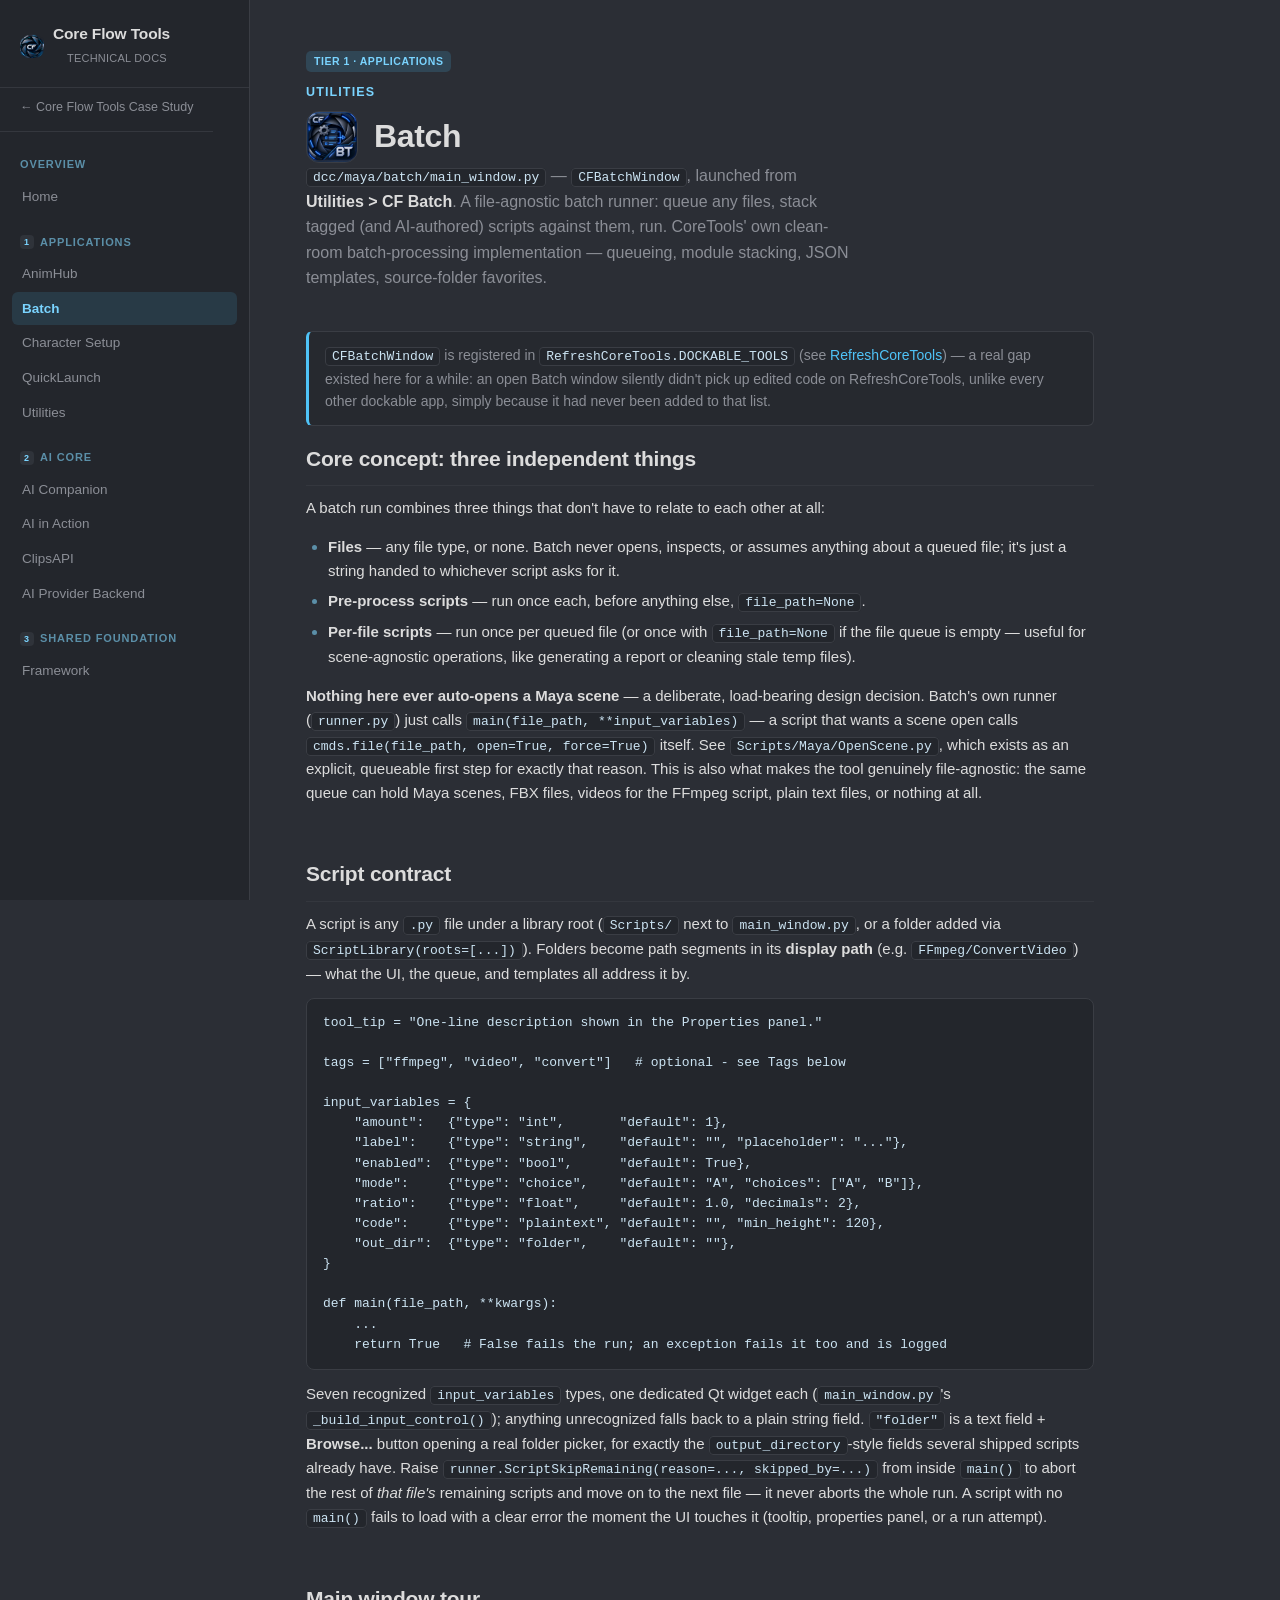
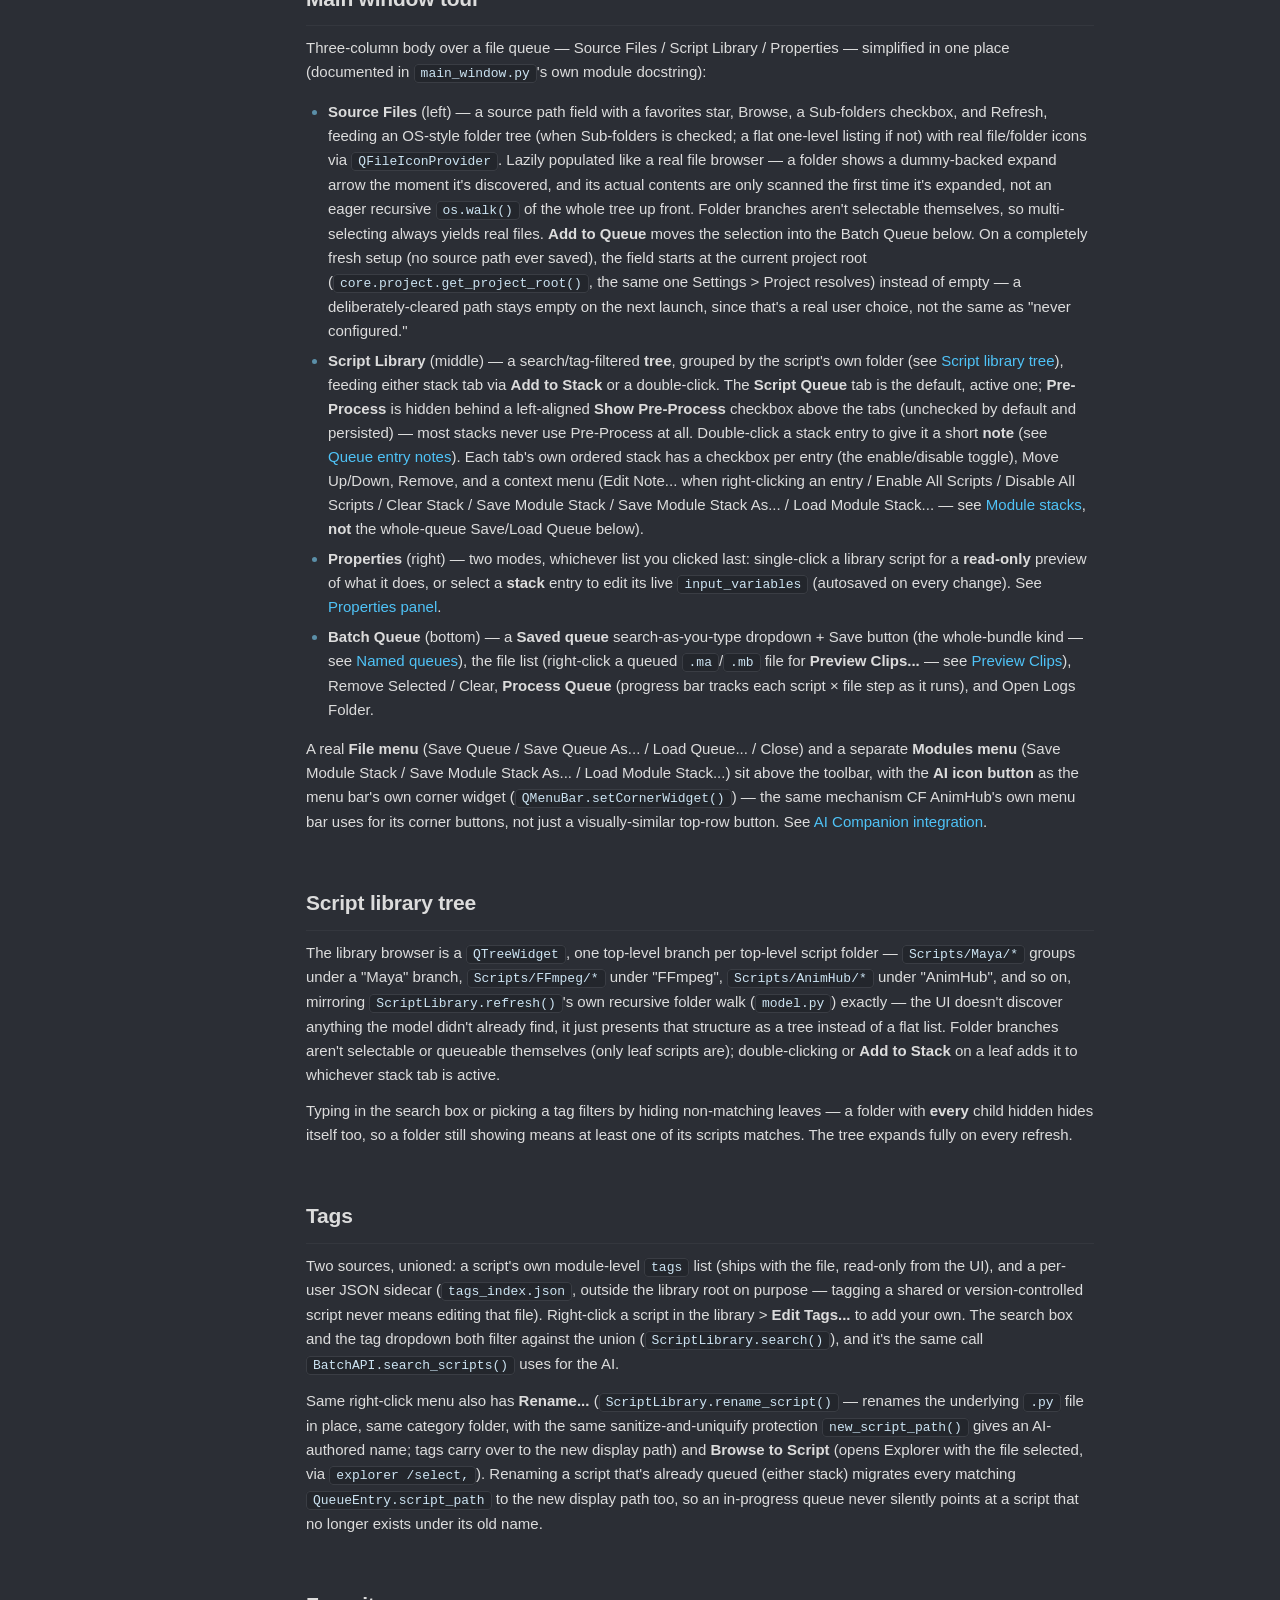
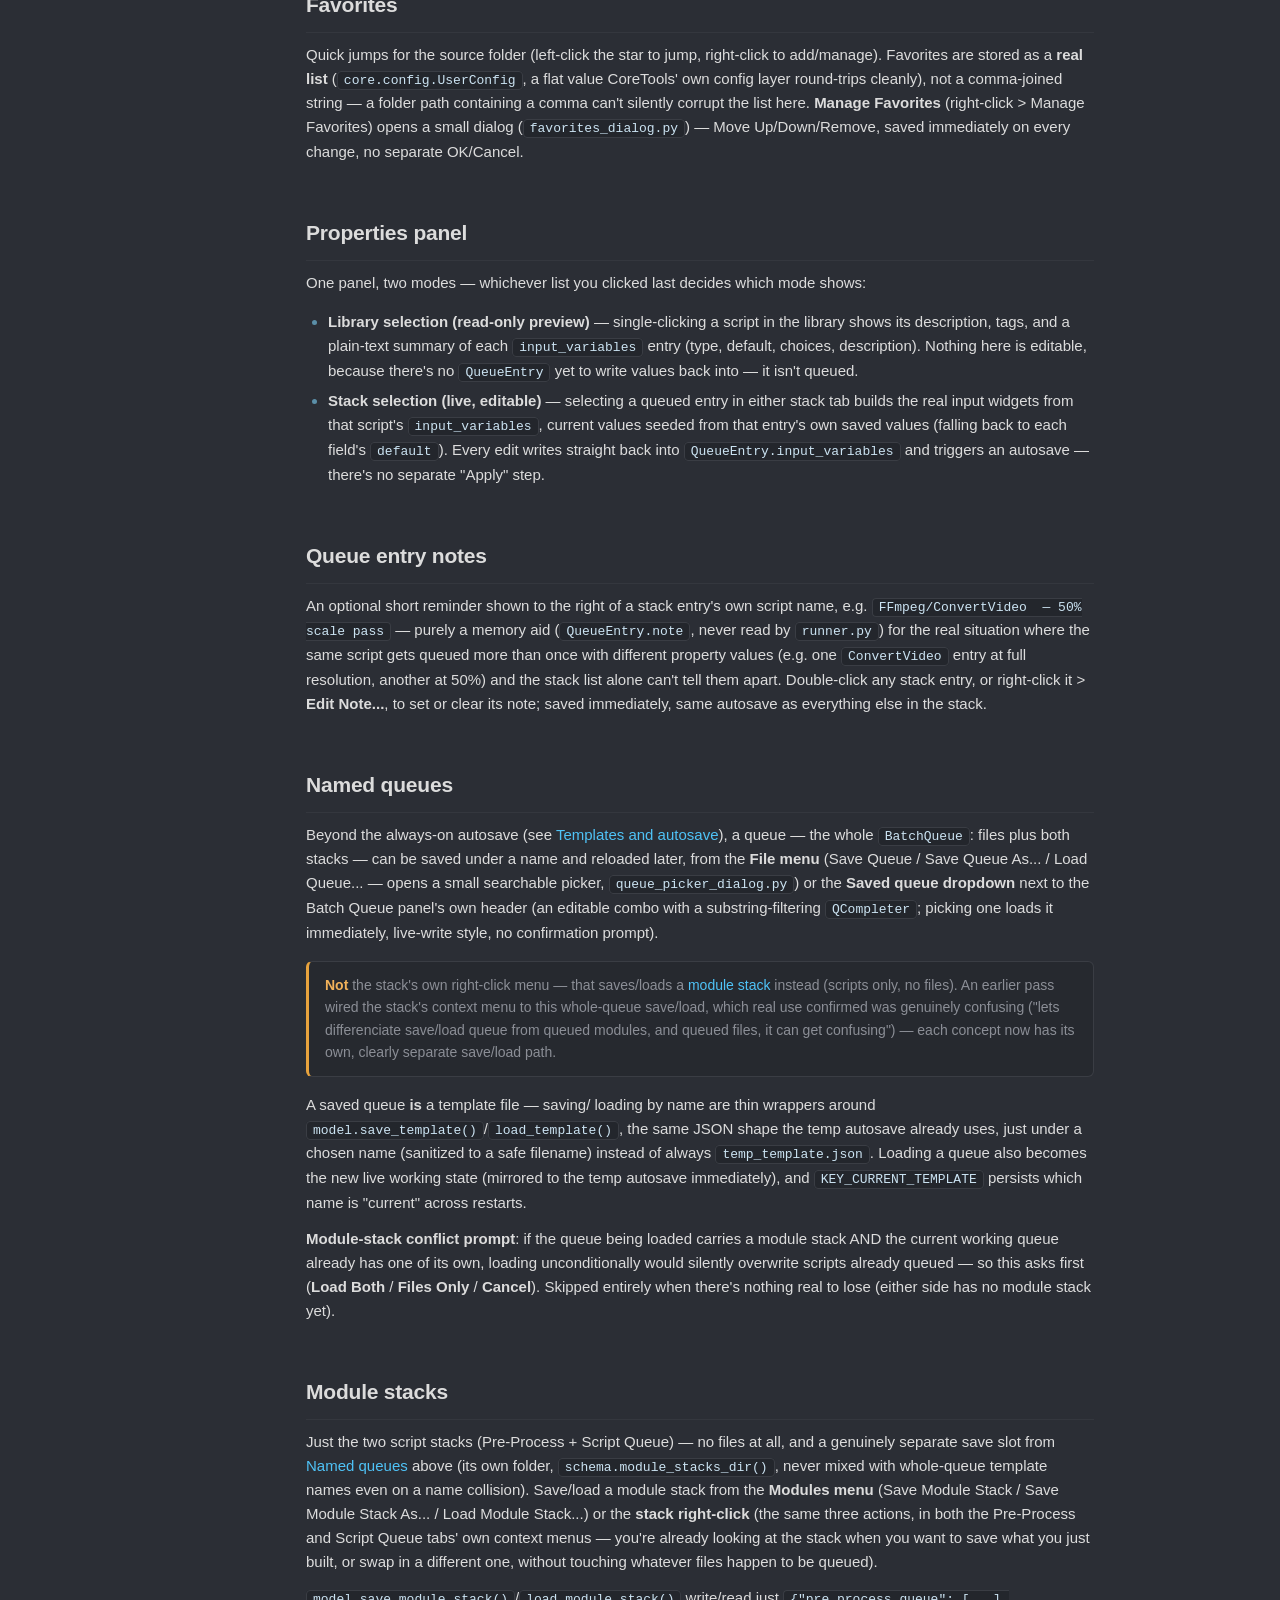
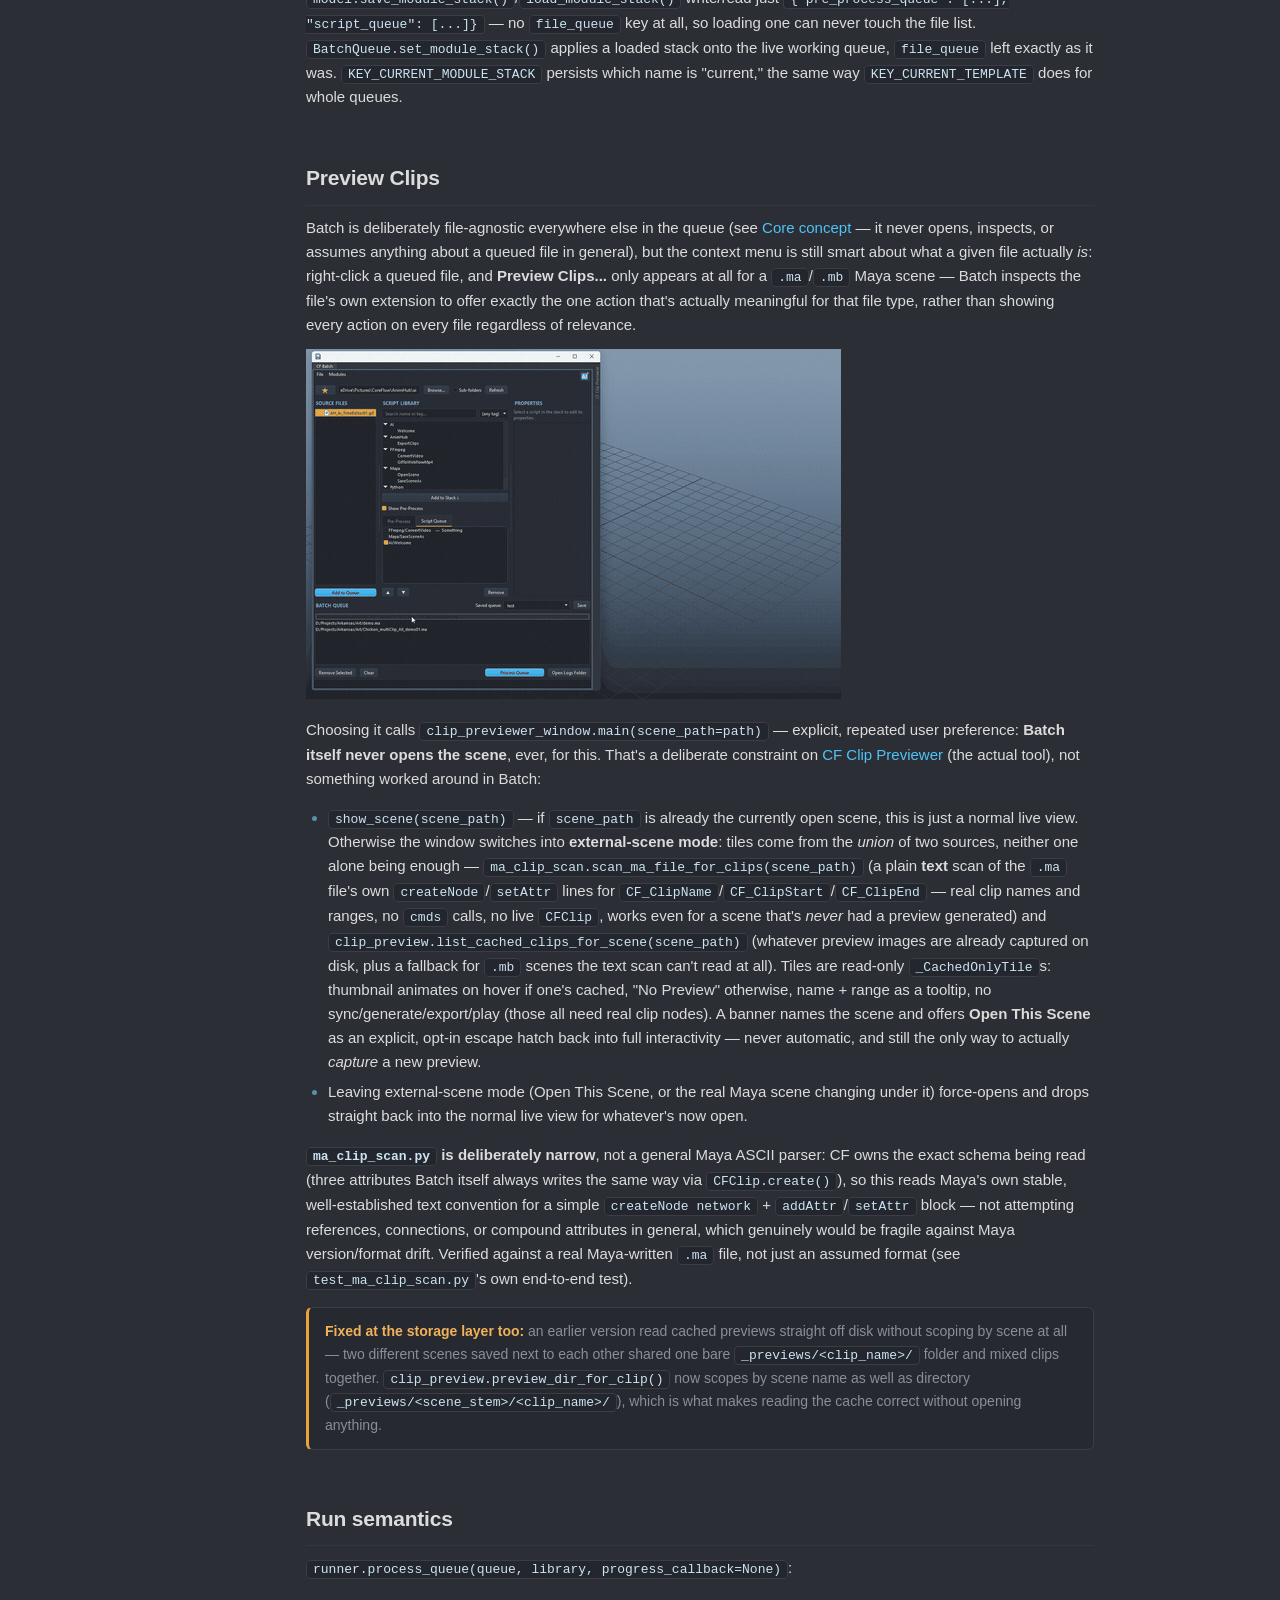
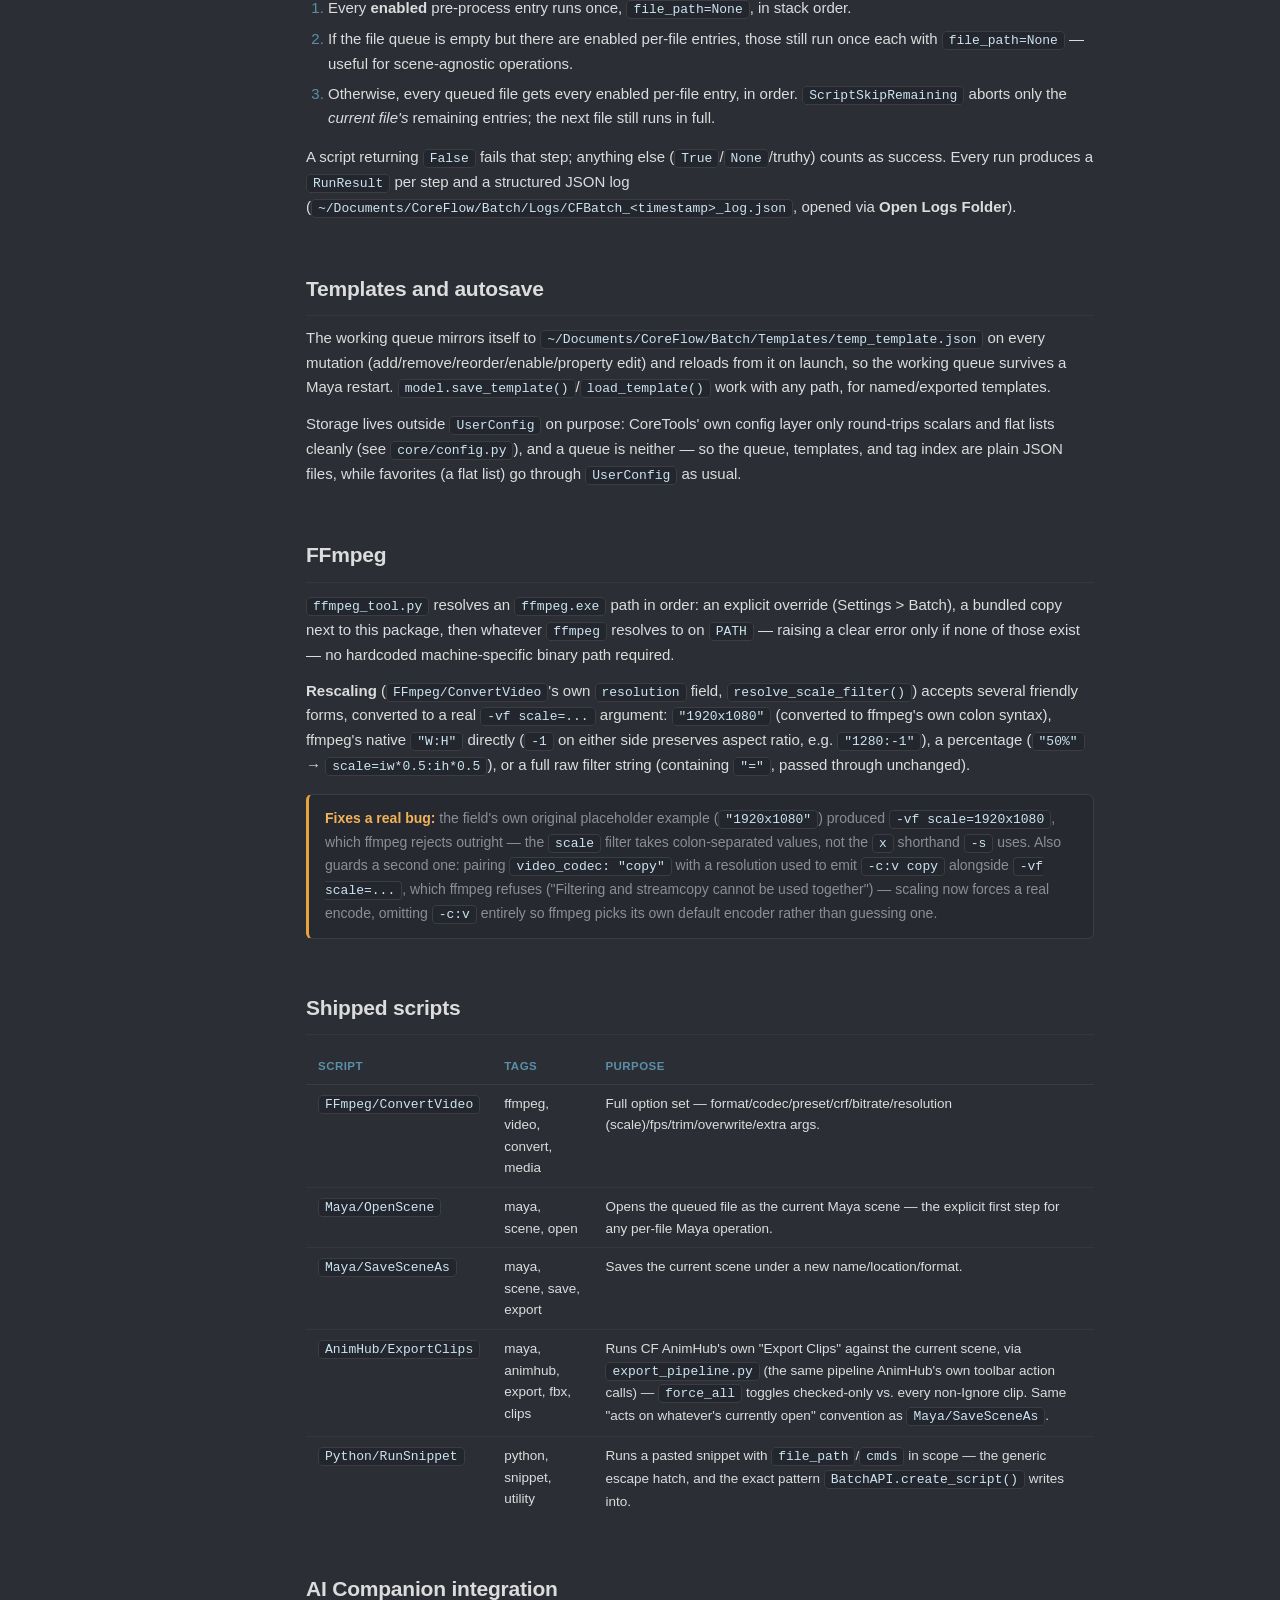
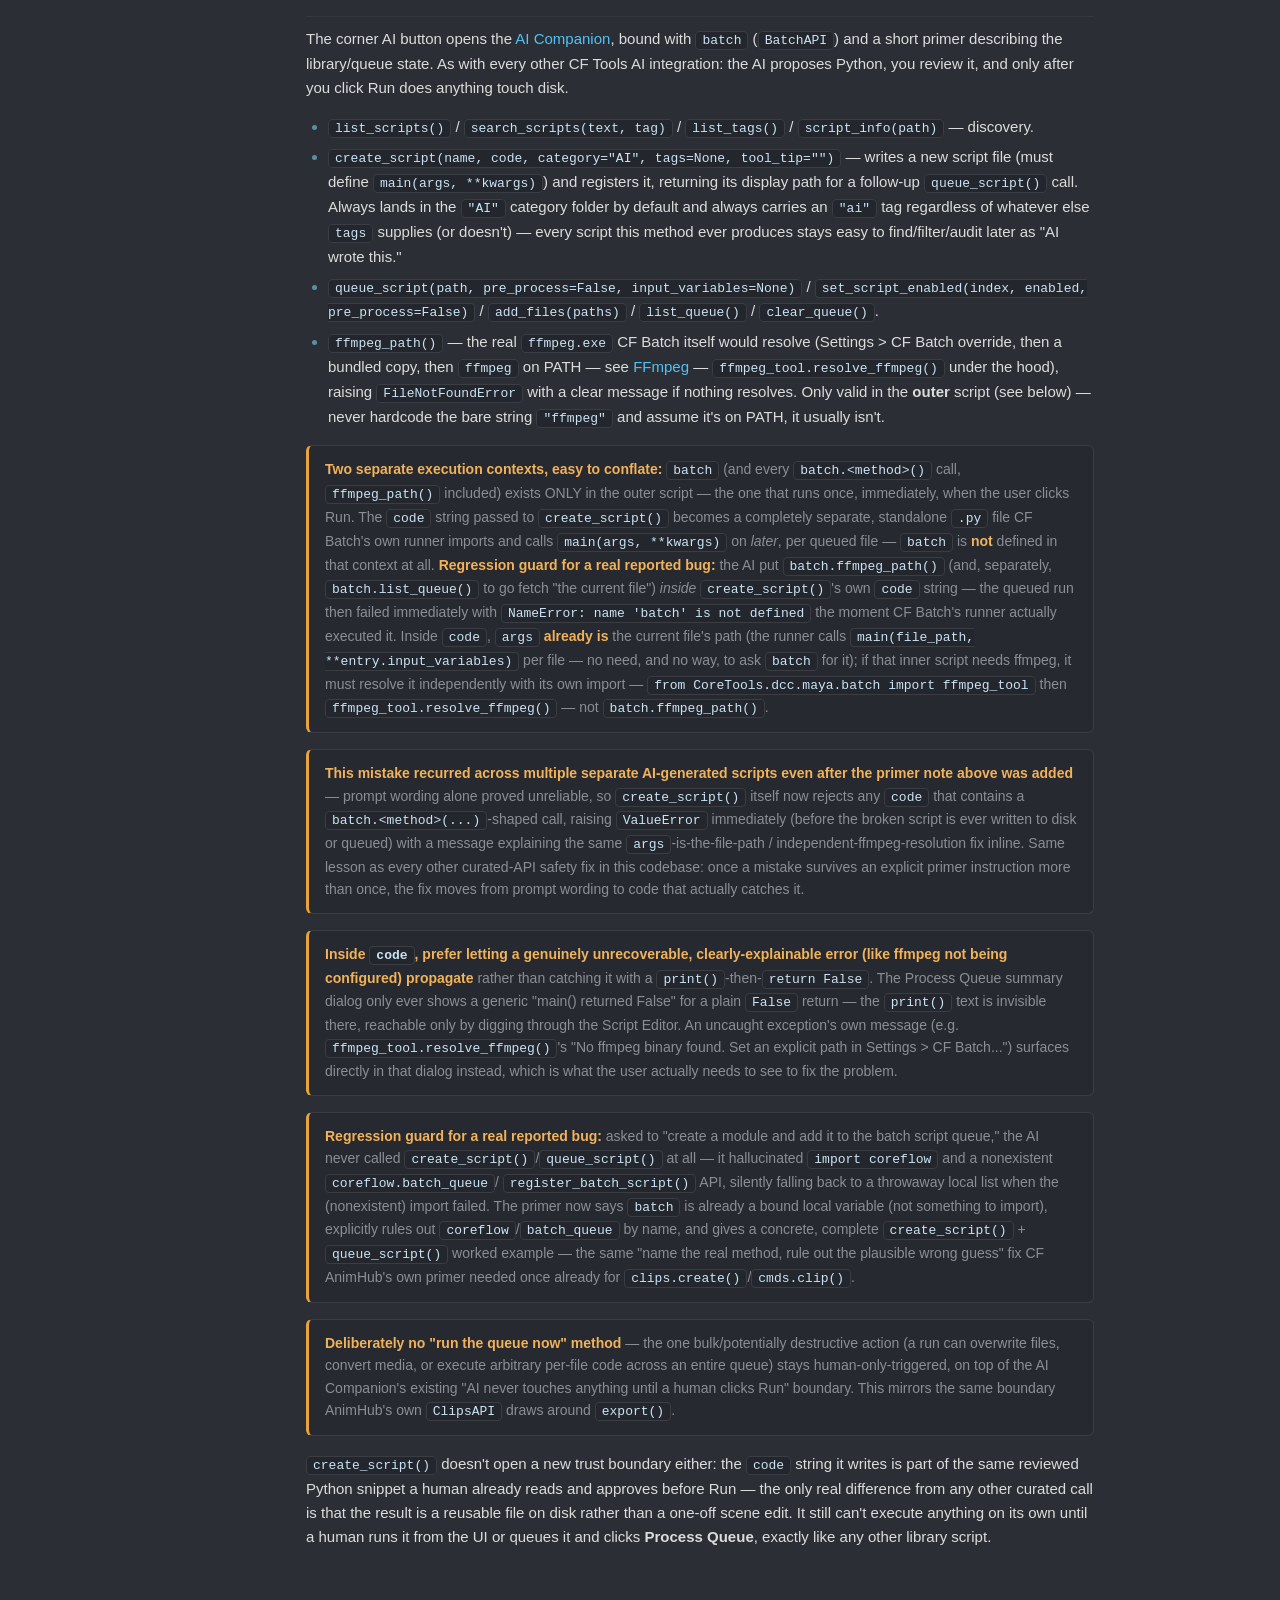
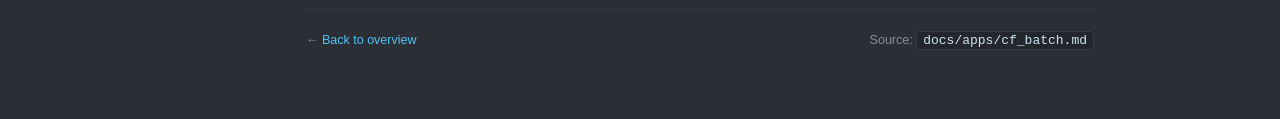
<file: app-batch.html>
<!doctype html>
<html lang="en">
<head>
<meta charset="UTF-8">
<title>Batch — Core Flow Tools Docs</title>
<link rel="stylesheet" href="assets/docs.css">
</head>
<body>
<div class="shell">
  <nav class="sidebar">
    <div class="brand">
      <img class="logo" src="assets/img/coreflow-logo.png" alt="">
      <a href="index.html">Core Flow Tools<span class="tag">Technical Docs</span></a>
    </div>
    <div class="case-study-link">
      <a href="../">&larr; Core Flow Tools Case Study</a>
    </div>
    <div class="nav-group">
      <h6>Overview</h6>
      <ul><li><a href="index.html">Home</a></li></ul>
    </div>
    <div class="nav-group">
      <h6 class="tier"><span class="tier-index">1</span>Applications</h6>
      <ul>
        <li><a href="app-animhub.html">AnimHub</a></li>
        <li><a href="app-batch.html" class="active">Batch</a></li>
        <li><a href="app-character-setup.html">Character Setup</a></li>
        <li><a href="app-quicklaunch.html">QuickLaunch</a></li>
        <li><a href="app-utilities.html">Utilities</a></li>
      </ul>
    </div>
    <div class="nav-group">
      <h6 class="tier"><span class="tier-index">2</span>AI Core</h6>
      <ul>
        <li><a href="app-ai-companion.html">AI Companion</a></li>
        <li><a href="ai-showcase.html">AI in Action</a></li>
        <li><a href="api-clips.html">ClipsAPI</a></li>
        <li><a href="api-ai-providers.html">AI Provider Backend</a></li>
      </ul>
    </div>
    <div class="nav-group">
      <h6 class="tier"><span class="tier-index">3</span>Shared Foundation</h6>
      <ul><li><a href="framework.html">Framework</a></li></ul>
    </div>
  </nav>

  <main class="content">
    <header class="doc-header">
      <div class="tier-pill applications">Tier 1 &middot; Applications</div>
      <div class="kicker">Utilities</div>
      <div class="title-row">
        <img class="app-icon" src="assets/img/icon-batch.png" alt="">
        <h1>Batch</h1>
      </div>
      <p class="sub"><code>dcc/maya/batch/main_window.py</code> &mdash;
      <code>CFBatchWindow</code>, launched from <strong>Utilities &gt; CF
      Batch</strong>. A file-agnostic batch runner: queue any files, stack
      tagged (and AI-authored) scripts against them, run. CoreTools' own
      clean-room batch-processing implementation &mdash; queueing,
      module stacking, JSON templates, source-folder favorites.</p>
    </header>

    <div class="note">
      <code>CFBatchWindow</code> is registered in
      <code>RefreshCoreTools.DOCKABLE_TOOLS</code> (see
      <a href="framework.html#refreshcoretools-dev-reload">RefreshCoreTools</a>)
      &mdash; a real gap existed here for a while: an open Batch window
      silently didn't pick up edited code on RefreshCoreTools, unlike
      every other dockable app, simply because it had never been added to
      that list.
    </div>

    <h2 id="core-concept">Core concept: three independent things</h2>
    <p>A batch run combines three things that don't have to relate to each
    other at all:</p>
    <ul>
      <li><strong>Files</strong> &mdash; any file type, or none. Batch
        never opens, inspects, or assumes anything about a queued file;
        it's just a string handed to whichever script asks for it.</li>
      <li><strong>Pre-process scripts</strong> &mdash; run once each,
        before anything else, <code>file_path=None</code>.</li>
      <li><strong>Per-file scripts</strong> &mdash; run once per queued
        file (or once with <code>file_path=None</code> if the file queue
        is empty &mdash; useful for scene-agnostic operations, like
        generating a report or cleaning stale temp files).</li>
    </ul>
    <p><strong>Nothing here ever auto-opens a Maya scene</strong> &mdash; a
    deliberate, load-bearing design decision. Batch's own runner
    (<code>runner.py</code>) just calls
    <code>main(file_path, **input_variables)</code> &mdash; a script that
    wants a scene open calls
    <code>cmds.file(file_path, open=True, force=True)</code> itself. See
    <code>Scripts/Maya/OpenScene.py</code>, which exists as an explicit,
    queueable first step for exactly that reason. This is also what makes
    the tool genuinely file-agnostic: the same queue can hold Maya scenes,
    FBX files, videos for the FFmpeg script, plain text files, or nothing
    at all.</p>

    <h2 id="script-contract">Script contract</h2>
    <p>A script is any <code>.py</code> file under a library root
    (<code>Scripts/</code> next to <code>main_window.py</code>, or a
    folder added via <code>ScriptLibrary(roots=[...])</code>). Folders
    become path segments in its <strong>display path</strong> (e.g.
    <code>FFmpeg/ConvertVideo</code>) &mdash; what the UI, the queue, and
    templates all address it by.</p>
    <pre><code>tool_tip = "One-line description shown in the Properties panel."

tags = ["ffmpeg", "video", "convert"]   # optional - see Tags below

input_variables = {
    "amount":   {"type": "int",       "default": 1},
    "label":    {"type": "string",    "default": "", "placeholder": "..."},
    "enabled":  {"type": "bool",      "default": True},
    "mode":     {"type": "choice",    "default": "A", "choices": ["A", "B"]},
    "ratio":    {"type": "float",     "default": 1.0, "decimals": 2},
    "code":     {"type": "plaintext", "default": "", "min_height": 120},
    "out_dir":  {"type": "folder",    "default": ""},
}

def main(file_path, **kwargs):
    ...
    return True   # False fails the run; an exception fails it too and is logged</code></pre>
    <p>Seven recognized <code>input_variables</code> types, one dedicated
    Qt widget each (<code>main_window.py</code>'s
    <code>_build_input_control()</code>); anything unrecognized falls back
    to a plain string field. <code>"folder"</code> is a text field +
    <strong>Browse...</strong> button opening a real folder picker, for
    exactly the <code>output_directory</code>-style fields several shipped
    scripts already have. Raise
    <code>runner.ScriptSkipRemaining(reason=..., skipped_by=...)</code>
    from inside <code>main()</code> to abort the rest of <em>that file's</em>
    remaining scripts and move on to the next file &mdash; it never
    aborts the whole run. A script with no <code>main()</code> fails to
    load with a clear error the moment the UI touches it (tooltip,
    properties panel, or a run attempt).</p>

    <h2 id="main-window-tour">Main window tour</h2>
    <p>Three-column body over a file queue &mdash; Source Files / Script
    Library / Properties &mdash; simplified in one place (documented in
    <code>main_window.py</code>'s own module docstring):</p>
    <ul>
      <li><strong>Source Files</strong> (left) &mdash; a source path field
        with a favorites star, Browse, a Sub-folders checkbox, and
        Refresh, feeding an OS-style folder tree (when Sub-folders is
        checked; a flat one-level listing if not) with real file/folder
        icons via <code>QFileIconProvider</code>. Lazily populated like a
        real file browser &mdash; a folder shows a dummy-backed expand
        arrow the moment it's discovered, and its actual contents are
        only scanned the first time it's expanded, not an eager
        recursive <code>os.walk()</code> of the whole tree up front.
        Folder branches aren't selectable themselves, so
        multi-selecting always yields real files.
        <strong>Add to Queue</strong> moves the selection into
        the Batch Queue below. On a completely fresh setup (no source path
        ever saved), the field starts at the current project root
        (<code>core.project.get_project_root()</code>, the same one
        Settings &gt; Project resolves) instead of empty &mdash; a
        deliberately-cleared path stays empty on the next launch, since
        that's a real user choice, not the same as "never configured."</li>
      <li><strong>Script Library</strong> (middle) &mdash; a
        search/tag-filtered <strong>tree</strong>, grouped by the script's
        own folder (see <a href="#script-library-tree">Script library
        tree</a>), feeding either stack tab via <strong>Add to
        Stack</strong> or a double-click. The <strong>Script Queue</strong>
        tab is the default, active one; <strong>Pre-Process</strong> is
        hidden behind a left-aligned <strong>Show Pre-Process</strong>
        checkbox above the tabs (unchecked by default and persisted)
        &mdash; most stacks never use Pre-Process at all. Double-click a
        stack entry to give it a short <strong>note</strong> (see
        <a href="#queue-entry-notes">Queue entry notes</a>). Each tab's
        own ordered stack has a checkbox per entry (the enable/disable
        toggle), Move Up/Down, Remove, and a context menu (Edit Note...
        when right-clicking an entry / Enable All Scripts / Disable All
        Scripts / Clear Stack / Save Module Stack / Save Module Stack
        As... / Load Module Stack... &mdash; see
        <a href="#module-stacks">Module stacks</a>, <strong>not</strong>
        the whole-queue Save/Load Queue below).</li>
      <li><strong>Properties</strong> (right) &mdash; two modes, whichever
        list you clicked last: single-click a library script for a
        <strong>read-only</strong> preview of what it does, or select a
        <strong>stack</strong> entry to edit its live
        <code>input_variables</code> (autosaved on every change). See
        <a href="#properties-panel">Properties panel</a>.</li>
      <li><strong>Batch Queue</strong> (bottom) &mdash; a
        <strong>Saved queue</strong> search-as-you-type dropdown + Save
        button (the whole-bundle kind &mdash; see
        <a href="#named-queues">Named queues</a>), the file list
        (right-click a queued <code>.ma</code>/<code>.mb</code> file for
        <strong>Preview Clips...</strong> &mdash; see
        <a href="#preview-clips">Preview Clips</a>), Remove Selected /
        Clear, <strong>Process Queue</strong> (progress bar tracks each
        script &times; file step as it runs), and Open Logs Folder.</li>
    </ul>
    <p>A real <strong>File menu</strong> (Save Queue / Save Queue As... /
    Load Queue... / Close) and a separate <strong>Modules menu</strong>
    (Save Module Stack / Save Module Stack As... / Load Module Stack...)
    sit above the toolbar, with the <strong>AI icon button</strong> as the
    menu bar's own corner widget (<code>QMenuBar.setCornerWidget()</code>)
    &mdash; the same mechanism CF AnimHub's own menu bar uses for its
    corner buttons, not just a visually-similar top-row button. See
    <a href="#ai-companion-integration">AI Companion integration</a>.</p>

    <h2 id="script-library-tree">Script library tree</h2>
    <p>The library browser is a <code>QTreeWidget</code>, one top-level
    branch per top-level script folder &mdash; <code>Scripts/Maya/*</code>
    groups under a "Maya" branch, <code>Scripts/FFmpeg/*</code> under
    "FFmpeg", <code>Scripts/AnimHub/*</code> under "AnimHub", and so on,
    mirroring <code>ScriptLibrary.refresh()</code>'s own recursive folder
    walk (<code>model.py</code>) exactly &mdash; the UI doesn't discover
    anything the model didn't already find, it just presents that
    structure as a tree instead of a flat list. Folder branches aren't
    selectable or queueable themselves (only leaf scripts are);
    double-clicking or <strong>Add to Stack</strong> on a leaf adds it to
    whichever stack tab is active.</p>
    <p>Typing in the search box or picking a tag filters by hiding
    non-matching leaves &mdash; a folder with <strong>every</strong> child
    hidden hides itself too, so a folder still showing means at least one
    of its scripts matches. The tree expands fully on every refresh.</p>

    <h2 id="tags">Tags</h2>
    <p>Two sources, unioned: a script's own module-level <code>tags</code> list
    (ships with the file, read-only from the UI), and a per-user JSON
    sidecar (<code>tags_index.json</code>, outside the library root on
    purpose &mdash; tagging a shared or version-controlled script never
    means editing that file). Right-click a script in the library &gt;
    <strong>Edit Tags...</strong> to add your own. The search box and the
    tag dropdown both filter against the union
    (<code>ScriptLibrary.search()</code>), and it's the same call
    <code>BatchAPI.search_scripts()</code> uses for the AI.</p>
    <p>Same right-click menu also has <strong>Rename...</strong>
    (<code>ScriptLibrary.rename_script()</code> &mdash; renames the
    underlying <code>.py</code> file in place, same category folder, with
    the same sanitize-and-uniquify protection <code>new_script_path()</code>
    gives an AI-authored name; tags carry over to the new display path)
    and <strong>Browse to Script</strong> (opens Explorer with the file
    selected, via <code>explorer /select,</code>). Renaming a script
    that's already queued (either stack) migrates every matching
    <code>QueueEntry.script_path</code> to the new display path too, so
    an in-progress queue never silently points at a script that no
    longer exists under its old name.</p>

    <h2 id="favorites">Favorites</h2>
    <p>Quick jumps for the source folder (left-click the star to jump,
    right-click to add/manage). Favorites are stored as a
    <strong>real list</strong> (<code>core.config.UserConfig</code>, a
    flat value CoreTools' own config layer round-trips cleanly), not a
    comma-joined string &mdash; a folder path containing a comma can't
    silently corrupt the list here. <strong>Manage Favorites</strong>
    (right-click &gt; Manage Favorites) opens a small dialog
    (<code>favorites_dialog.py</code>) &mdash; Move Up/Down/Remove, saved
    immediately on every change, no separate OK/Cancel.</p>

    <h2 id="properties-panel">Properties panel</h2>
    <p>One panel, two modes &mdash; whichever list you clicked last
    decides which mode shows:</p>
    <ul>
      <li><strong>Library selection (read-only preview)</strong> &mdash;
        single-clicking a script in the library shows its description,
        tags, and a plain-text summary of each <code>input_variables</code>
        entry (type, default, choices, description). Nothing here is
        editable, because there's no <code>QueueEntry</code> yet to write
        values back into &mdash; it isn't queued.</li>
      <li><strong>Stack selection (live, editable)</strong> &mdash;
        selecting a queued entry in either stack tab builds the real
        input widgets from that script's <code>input_variables</code>,
        current values seeded from that entry's own saved values (falling
        back to each field's <code>default</code>). Every edit writes
        straight back into <code>QueueEntry.input_variables</code> and
        triggers an autosave &mdash; there's no separate "Apply" step.</li>
    </ul>

    <h2 id="queue-entry-notes">Queue entry notes</h2>
    <p>An optional short reminder shown to the right of a stack entry's
    own script name, e.g. <code>FFmpeg/ConvertVideo&nbsp;&nbsp;&mdash;&nbsp;50%
    scale pass</code> &mdash; purely a memory aid
    (<code>QueueEntry.note</code>, never read by <code>runner.py</code>)
    for the real situation where the same script gets queued more than
    once with different property values (e.g. one <code>ConvertVideo</code>
    entry at full resolution, another at 50%) and the stack list alone
    can't tell them apart. Double-click any stack entry, or right-click it
    &gt; <strong>Edit Note...</strong>, to set or clear its note; saved
    immediately, same autosave as everything else in the stack.</p>

    <h2 id="named-queues">Named queues</h2>
    <p>Beyond the always-on autosave (see
    <a href="#templates-and-autosave">Templates and autosave</a>), a
    queue &mdash; the whole <code>BatchQueue</code>: files plus both
    stacks &mdash; can be saved under a name and reloaded later, from the
    <strong>File menu</strong> (Save Queue / Save Queue As... / Load
    Queue... &mdash; opens a small searchable picker,
    <code>queue_picker_dialog.py</code>) or the <strong>Saved queue
    dropdown</strong> next to the Batch Queue panel's own header (an
    editable combo with a substring-filtering <code>QCompleter</code>;
    picking one loads it immediately, live-write style, no confirmation
    prompt).</p>
    <div class="note warn">
      <strong>Not</strong> the stack's own right-click menu &mdash; that
      saves/loads a <a href="#module-stacks">module stack</a> instead
      (scripts only, no files). An earlier pass wired the stack's context
      menu to this whole-queue save/load, which real use confirmed was
      genuinely confusing ("lets differenciate save/load queue from
      queued modules, and queued files, it can get confusing") &mdash;
      each concept now has its own, clearly separate save/load path.
    </div>
    <p>A saved queue <strong>is</strong> a template file &mdash; saving/
    loading by name are thin wrappers around
    <code>model.save_template()</code>/<code>load_template()</code>, the
    same JSON shape the temp autosave already uses, just under a chosen
    name (sanitized to a safe filename) instead of always
    <code>temp_template.json</code>. Loading a queue also becomes the new
    live working state (mirrored to the temp autosave immediately), and
    <code>KEY_CURRENT_TEMPLATE</code> persists which name is "current"
    across restarts.</p>
    <p><strong>Module-stack conflict prompt</strong>: if the queue being
    loaded carries a module stack AND the current working queue already
    has one of its own, loading unconditionally would silently overwrite
    scripts already queued &mdash; so this asks first (<strong>Load
    Both</strong> / <strong>Files Only</strong> / <strong>Cancel</strong>).
    Skipped entirely when there's nothing real to lose (either side has
    no module stack yet).</p>

    <h2 id="module-stacks">Module stacks</h2>
    <p>Just the two script stacks (Pre-Process + Script Queue) &mdash; no
    files at all, and a genuinely separate save slot from
    <a href="#named-queues">Named queues</a> above (its own folder,
    <code>schema.module_stacks_dir()</code>, never mixed with whole-queue
    template names even on a name collision). Save/load a module stack
    from the <strong>Modules menu</strong> (Save Module Stack / Save
    Module Stack As... / Load Module Stack...) or the <strong>stack
    right-click</strong> (the same three actions, in both the Pre-Process
    and Script Queue tabs' own context menus &mdash; you're already
    looking at the stack when you want to save what you just built, or
    swap in a different one, without touching whatever files happen to be
    queued).</p>
    <p><code>model.save_module_stack()</code>/<code>load_module_stack()</code>
    write/read just <code>{"pre_process_queue": [...], "script_queue": [...]}</code>
    &mdash; no <code>file_queue</code> key at all, so loading one can never
    touch the file list. <code>BatchQueue.set_module_stack()</code>
    applies a loaded stack onto the live working queue, <code>file_queue</code>
    left exactly as it was. <code>KEY_CURRENT_MODULE_STACK</code> persists
    which name is "current," the same way <code>KEY_CURRENT_TEMPLATE</code>
    does for whole queues.</p>

    <h2 id="preview-clips">Preview Clips</h2>
    <p>Batch is deliberately file-agnostic everywhere else in the queue
    (see <a href="#core-concept">Core concept</a> &mdash; it never opens,
    inspects, or assumes anything about a queued file in general), but
    the context menu is still smart about what a given file actually
    <em>is</em>: right-click a queued file, and
    <strong>Preview Clips...</strong> only appears at all for a
    <code>.ma</code>/<code>.mb</code> Maya scene &mdash; Batch inspects
    the file's own extension to offer exactly the one action that's
    actually meaningful for that file type, rather than showing every
    action on every file regardless of relevance.</p>
    <p><img src="assets/img/Batch_Maya_ClipPreviewer.gif" alt="CF Batch offering Preview Clips only for a queued Maya scene, opening CF Clip Previewer against the AnimHub clip library scoped to that scene without opening it"></p>
    <p>Choosing it calls
    <code>clip_previewer_window.main(scene_path=path)</code> &mdash;
    explicit, repeated user preference: <strong>Batch itself never
    opens the scene</strong>, ever, for this. That's a deliberate
    constraint on <a href="app-animhub.html">CF Clip Previewer</a> (the
    actual tool), not something worked around in Batch:</p>
    <ul>
      <li><code>show_scene(scene_path)</code> &mdash; if
        <code>scene_path</code> is already the currently open scene, this
        is just a normal live view. Otherwise the window switches into
        <strong>external-scene mode</strong>: tiles come from the
        <em>union</em> of two sources, neither one alone being enough
        &mdash;
        <code>ma_clip_scan.scan_ma_file_for_clips(scene_path)</code> (a
        plain <strong>text</strong> scan of the <code>.ma</code> file's
        own <code>createNode</code>/<code>setAttr</code> lines for
        <code>CF_ClipName</code>/<code>CF_ClipStart</code>/<code>CF_ClipEnd</code>
        &mdash; real clip names and ranges, no <code>cmds</code> calls, no
        live <code>CFClip</code>, works even for a scene that's
        <em>never</em> had a preview generated) and
        <code>clip_preview.list_cached_clips_for_scene(scene_path)</code>
        (whatever preview images are already captured on disk, plus a
        fallback for <code>.mb</code> scenes the text scan can't read at
        all). Tiles are read-only <code>_CachedOnlyTile</code>s:
        thumbnail animates on hover if one's cached, "No Preview"
        otherwise, name + range as a tooltip, no
        sync/generate/export/play (those all need real clip nodes). A
        banner names the scene and offers <strong>Open This Scene</strong>
        as an explicit, opt-in escape hatch back into full interactivity
        &mdash; never automatic, and still the only way to actually
        <em>capture</em> a new preview.</li>
      <li>Leaving external-scene mode (Open This Scene, or the real Maya
        scene changing under it) force-opens and drops straight back into
        the normal live view for whatever's now open.</li>
    </ul>
    <p><strong><code>ma_clip_scan.py</code> is deliberately narrow</strong>,
    not a general Maya ASCII parser: CF owns the exact schema being read
    (three attributes Batch itself always writes the same way via
    <code>CFClip.create()</code>), so this reads Maya's own stable,
    well-established text convention for a simple
    <code>createNode network</code> +
    <code>addAttr</code>/<code>setAttr</code> block &mdash; not attempting
    references, connections, or compound attributes in general, which
    genuinely would be fragile against Maya version/format drift.
    Verified against a real Maya-written <code>.ma</code> file, not just
    an assumed format (see <code>test_ma_clip_scan.py</code>'s own
    end-to-end test).</p>
    <div class="note warn">
      <strong>Fixed at the storage layer too:</strong> an earlier version
      read cached previews straight off disk without scoping by scene at
      all &mdash; two different scenes saved next to each other shared one
      bare <code>_previews/&lt;clip_name&gt;/</code> folder and mixed
      clips together. <code>clip_preview.preview_dir_for_clip()</code>
      now scopes by scene name as well as directory
      (<code>_previews/&lt;scene_stem&gt;/&lt;clip_name&gt;/</code>),
      which is what makes reading the cache correct without opening
      anything.
    </div>

    <h2 id="run-semantics">Run semantics</h2>
    <p><code>runner.process_queue(queue, library, progress_callback=None)</code>:</p>
    <ol>
      <li>Every <strong>enabled</strong> pre-process entry runs once,
        <code>file_path=None</code>, in stack order.</li>
      <li>If the file queue is empty but there are enabled per-file
        entries, those still run once each with
        <code>file_path=None</code> &mdash; useful for scene-agnostic
        operations.</li>
      <li>Otherwise, every queued file gets every enabled per-file entry,
        in order. <code>ScriptSkipRemaining</code> aborts only the
        <em>current file's</em> remaining entries; the next file still
        runs in full.</li>
    </ol>
    <p>A script returning <code>False</code> fails that step; anything
    else (<code>True</code>/<code>None</code>/truthy) counts as success.
    Every run produces a <code>RunResult</code> per step and a structured
    JSON log
    (<code>~/Documents/CoreFlow/Batch/Logs/CFBatch_&lt;timestamp&gt;_log.json</code>,
    opened via <strong>Open Logs Folder</strong>).</p>

    <h2 id="templates-and-autosave">Templates and autosave</h2>
    <p>The working queue mirrors itself to
    <code>~/Documents/CoreFlow/Batch/Templates/temp_template.json</code>
    on every mutation (add/remove/reorder/enable/property edit) and
    reloads from it on launch, so the working queue survives a Maya
    restart. <code>model.save_template()</code>/<code>load_template()</code>
    work with any path, for named/exported templates.</p>
    <p>Storage lives outside <code>UserConfig</code> on purpose: CoreTools'
    own config layer only round-trips scalars and flat lists cleanly (see
    <code>core/config.py</code>), and a queue is neither &mdash; so the
    queue, templates, and tag index are plain JSON files, while favorites
    (a flat list) go through <code>UserConfig</code> as usual.</p>

    <h2 id="ffmpeg">FFmpeg</h2>
    <p><code>ffmpeg_tool.py</code> resolves an <code>ffmpeg.exe</code>
    path in order: an explicit override (Settings &gt; Batch), a
    bundled copy next to this package, then whatever <code>ffmpeg</code>
    resolves to on <code>PATH</code> &mdash; raising a clear error only if
    none of those exist &mdash; no hardcoded machine-specific binary path
    required.</p>
    <p><strong>Rescaling</strong> (<code>FFmpeg/ConvertVideo</code>'s own
    <code>resolution</code> field, <code>resolve_scale_filter()</code>)
    accepts several friendly forms, converted to a real
    <code>-vf scale=...</code> argument: <code>"1920x1080"</code>
    (converted to ffmpeg's own colon syntax), ffmpeg's native
    <code>"W:H"</code> directly (<code>-1</code> on either side preserves
    aspect ratio, e.g. <code>"1280:-1"</code>), a percentage
    (<code>"50%"</code> &rarr; <code>scale=iw*0.5:ih*0.5</code>), or a
    full raw filter string (containing <code>"="</code>, passed through
    unchanged).</p>
    <div class="note warn">
      <strong>Fixes a real bug:</strong> the field's own original
      placeholder example (<code>"1920x1080"</code>) produced
      <code>-vf scale=1920x1080</code>, which ffmpeg rejects outright
      &mdash; the <code>scale</code> filter takes colon-separated values,
      not the <code>x</code> shorthand <code>-s</code> uses. Also guards a
      second one: pairing <code>video_codec: "copy"</code> with a
      resolution used to emit <code>-c:v copy</code> alongside
      <code>-vf scale=...</code>, which ffmpeg refuses ("Filtering and
      streamcopy cannot be used together") &mdash; scaling now forces a
      real encode, omitting <code>-c:v</code> entirely so ffmpeg picks its
      own default encoder rather than guessing one.
    </div>

    <h2 id="shipped-scripts">Shipped scripts</h2>
    <div class="table-wrap">
    <table>
      <tr><th>Script</th><th>Tags</th><th>Purpose</th></tr>
      <tr><td><code>FFmpeg/ConvertVideo</code></td><td>ffmpeg, video, convert, media</td><td>Full option set &mdash; format/codec/preset/crf/bitrate/resolution (scale)/fps/trim/overwrite/extra args.</td></tr>
      <tr><td><code>Maya/OpenScene</code></td><td>maya, scene, open</td><td>Opens the queued file as the current Maya scene &mdash; the explicit first step for any per-file Maya operation.</td></tr>
      <tr><td><code>Maya/SaveSceneAs</code></td><td>maya, scene, save, export</td><td>Saves the current scene under a new name/location/format.</td></tr>
      <tr><td><code>AnimHub/ExportClips</code></td><td>maya, animhub, export, fbx, clips</td><td>Runs CF AnimHub's own "Export Clips" against the current scene, via <code>export_pipeline.py</code> (the same pipeline AnimHub's own toolbar action calls) &mdash; <code>force_all</code> toggles checked-only vs. every non-Ignore clip. Same "acts on whatever's currently open" convention as <code>Maya/SaveSceneAs</code>.</td></tr>
      <tr><td><code>Python/RunSnippet</code></td><td>python, snippet, utility</td><td>Runs a pasted snippet with <code>file_path</code>/<code>cmds</code> in scope &mdash; the generic escape hatch, and the exact pattern <code>BatchAPI.create_script()</code> writes into.</td></tr>
    </table>
    </div>

    <h2 id="ai-companion-integration">AI Companion integration</h2>
    <p>The corner AI button opens the
    <a href="app-ai-companion.html">AI Companion</a>, bound with
    <code>batch</code> (<code>BatchAPI</code>) and a short primer
    describing the library/queue state. As with every other CF Tools AI
    integration: the AI proposes Python, you review it, and only after you
    click Run does anything touch disk.</p>
    <ul>
      <li><code>list_scripts()</code> / <code>search_scripts(text, tag)</code>
        / <code>list_tags()</code> / <code>script_info(path)</code>
        &mdash; discovery.</li>
      <li><code>create_script(name, code, category="AI", tags=None, tool_tip="")</code>
        &mdash; writes a new script file (must define
        <code>main(args, **kwargs)</code>) and registers it, returning its
        display path for a follow-up <code>queue_script()</code> call.
        Always lands in the <code>"AI"</code> category folder by default
        and always carries an <code>"ai"</code> tag regardless of whatever
        else <code>tags</code> supplies (or doesn't) &mdash; every script
        this method ever produces stays easy to find/filter/audit later as
        "AI wrote this."</li>
      <li><code>queue_script(path, pre_process=False, input_variables=None)</code>
        / <code>set_script_enabled(index, enabled, pre_process=False)</code>
        / <code>add_files(paths)</code> / <code>list_queue()</code> /
        <code>clear_queue()</code>.</li>
      <li><code>ffmpeg_path()</code> &mdash; the real <code>ffmpeg.exe</code>
        CF Batch itself would resolve (Settings &gt; CF Batch override,
        then a bundled copy, then <code>ffmpeg</code> on PATH &mdash; see
        <a href="#ffmpeg">FFmpeg</a> &mdash;
        <code>ffmpeg_tool.resolve_ffmpeg()</code> under the hood), raising
        <code>FileNotFoundError</code> with a clear message if nothing
        resolves. Only valid in the <strong>outer</strong> script (see
        below) &mdash; never hardcode the bare string <code>"ffmpeg"</code>
        and assume it's on PATH, it usually isn't.</li>
    </ul>
    <div class="note warn">
      <strong>Two separate execution contexts, easy to conflate:</strong>
      <code>batch</code> (and every <code>batch.&lt;method&gt;()</code>
      call, <code>ffmpeg_path()</code> included) exists ONLY in the outer
      script &mdash; the one that runs once, immediately, when the user
      clicks Run. The <code>code</code> string passed to
      <code>create_script()</code> becomes a completely separate,
      standalone <code>.py</code> file CF Batch's own runner imports and
      calls <code>main(args, **kwargs)</code> on <em>later</em>, per
      queued file &mdash; <code>batch</code> is <strong>not</strong>
      defined in that context at all. <strong>Regression guard for a real
      reported bug:</strong> the AI put <code>batch.ffmpeg_path()</code>
      (and, separately, <code>batch.list_queue()</code> to go fetch "the
      current file") <em>inside</em> <code>create_script()</code>'s own
      <code>code</code> string &mdash; the queued run then failed
      immediately with <code>NameError: name 'batch' is not defined</code>
      the moment CF Batch's runner actually executed it. Inside
      <code>code</code>, <code>args</code> <strong>already is</strong>
      the current file's path (the runner calls
      <code>main(file_path, **entry.input_variables)</code> per file
      &mdash; no need, and no way, to ask <code>batch</code> for it); if
      that inner script needs ffmpeg, it must resolve it independently
      with its own import &mdash;
      <code>from CoreTools.dcc.maya.batch import ffmpeg_tool</code> then
      <code>ffmpeg_tool.resolve_ffmpeg()</code> &mdash; not
      <code>batch.ffmpeg_path()</code>.
    </div>
    <div class="note warn">
      <strong>This mistake recurred across multiple separate AI-generated
      scripts even after the primer note above was added</strong> &mdash;
      prompt wording alone proved unreliable, so <code>create_script()</code>
      itself now rejects any <code>code</code> that contains a
      <code>batch.&lt;method&gt;(...)</code>-shaped call, raising
      <code>ValueError</code> immediately (before the broken script is
      ever written to disk or queued) with a message explaining the same
      <code>args</code>-is-the-file-path / independent-ffmpeg-resolution
      fix inline. Same lesson as every other curated-API safety fix in
      this codebase: once a mistake survives an explicit primer
      instruction more than once, the fix moves from prompt wording to
      code that actually catches it.
    </div>
    <div class="note warn">
      <strong>Inside <code>code</code>, prefer letting a genuinely
      unrecoverable, clearly-explainable error (like ffmpeg not being
      configured) propagate</strong> rather than catching it with a
      <code>print()</code>-then-<code>return False</code>. The Process
      Queue summary dialog only ever shows a generic "main() returned
      False" for a plain <code>False</code> return &mdash; the
      <code>print()</code> text is invisible there, reachable only by
      digging through the Script Editor. An uncaught exception's own
      message (e.g. <code>ffmpeg_tool.resolve_ffmpeg()</code>'s "No
      ffmpeg binary found. Set an explicit path in Settings &gt; CF
      Batch...") surfaces directly in that dialog instead, which is what
      the user actually needs to see to fix the problem.
    </div>
    <div class="note warn">
      <strong>Regression guard for a real reported bug:</strong> asked to
      "create a module and add it to the batch script queue," the AI never
      called <code>create_script()</code>/<code>queue_script()</code> at
      all &mdash; it hallucinated <code>import coreflow</code> and a
      nonexistent <code>coreflow.batch_queue</code>/
      <code>register_batch_script()</code> API, silently falling back to a
      throwaway local list when the (nonexistent) import failed. The
      primer now says <code>batch</code> is already a bound local variable
      (not something to import), explicitly rules out
      <code>coreflow</code>/<code>batch_queue</code> by name, and gives a
      concrete, complete <code>create_script()</code> +
      <code>queue_script()</code> worked example &mdash; the same "name the
      real method, rule out the plausible wrong guess" fix CF AnimHub's own
      primer needed once already for
      <code>clips.create()</code>/<code>cmds.clip()</code>.
    </div>
    <div class="note warn">
      <strong>Deliberately no "run the queue now" method</strong> &mdash;
      the one bulk/potentially destructive action (a run can overwrite
      files, convert media, or execute arbitrary per-file code across an
      entire queue) stays human-only-triggered, on top of the AI
      Companion's existing "AI never touches anything until a human
      clicks Run" boundary. This mirrors the same boundary AnimHub's own
      <code>ClipsAPI</code> draws around <code>export()</code>.
    </div>
    <p><code>create_script()</code> doesn't open a new trust boundary
    either: the <code>code</code> string it writes is part of the same
    reviewed Python snippet a human already reads and approves before Run
    &mdash; the only real difference from any other curated call is that
    the result is a reusable file on disk rather than a one-off scene
    edit. It still can't execute anything on its own until a human runs it
    from the UI or queues it and clicks <strong>Process Queue</strong>,
    exactly like any other library script.</p>

    <footer class="doc-footer">
      <span>&larr; <a href="index.html">Back to overview</a></span>
      <span>Source: <code>docs/apps/cf_batch.md</code></span>
    </footer>
  </main>
</div>
<footer class="site-footer">
  Selected technical documentation for Core Flow Tools, an independent R&amp;D
  project. &middot; <a href="../">&larr; Back to the case study</a>
</footer>
</body>
</html>
</file>
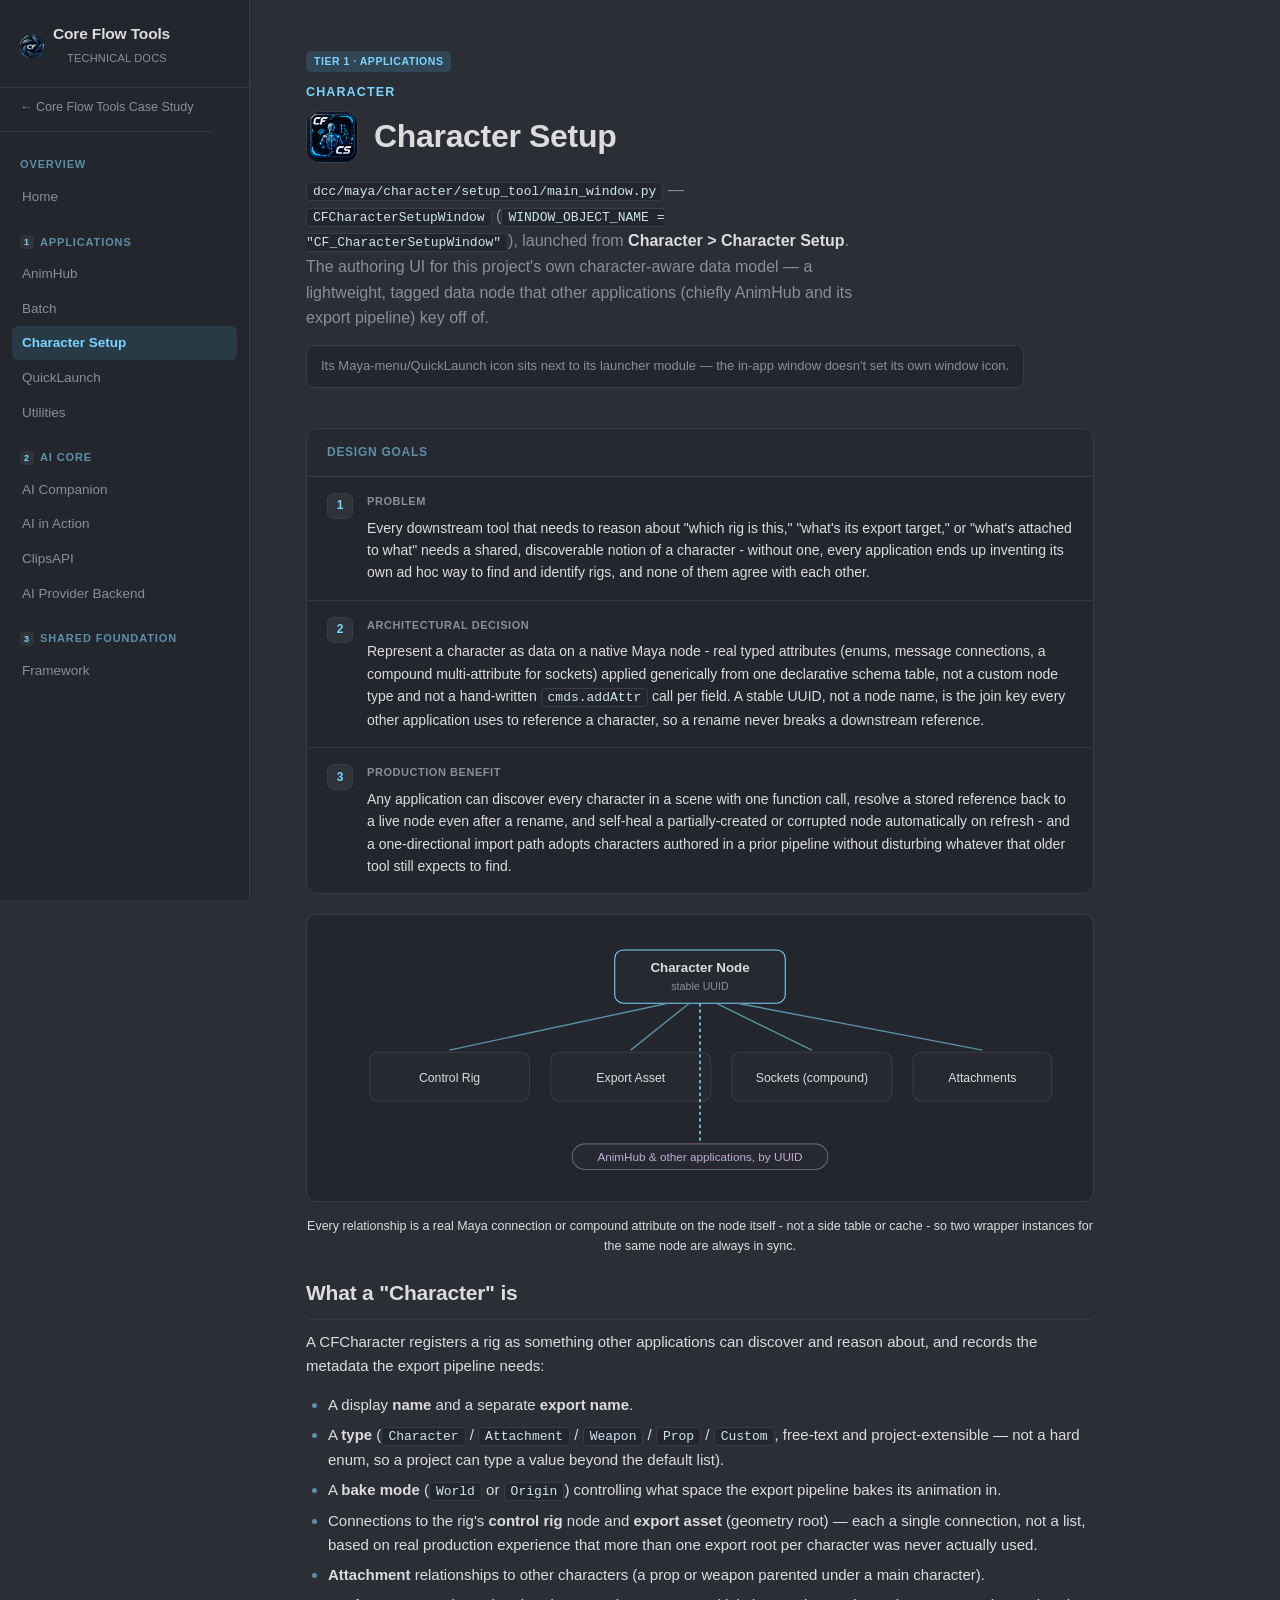
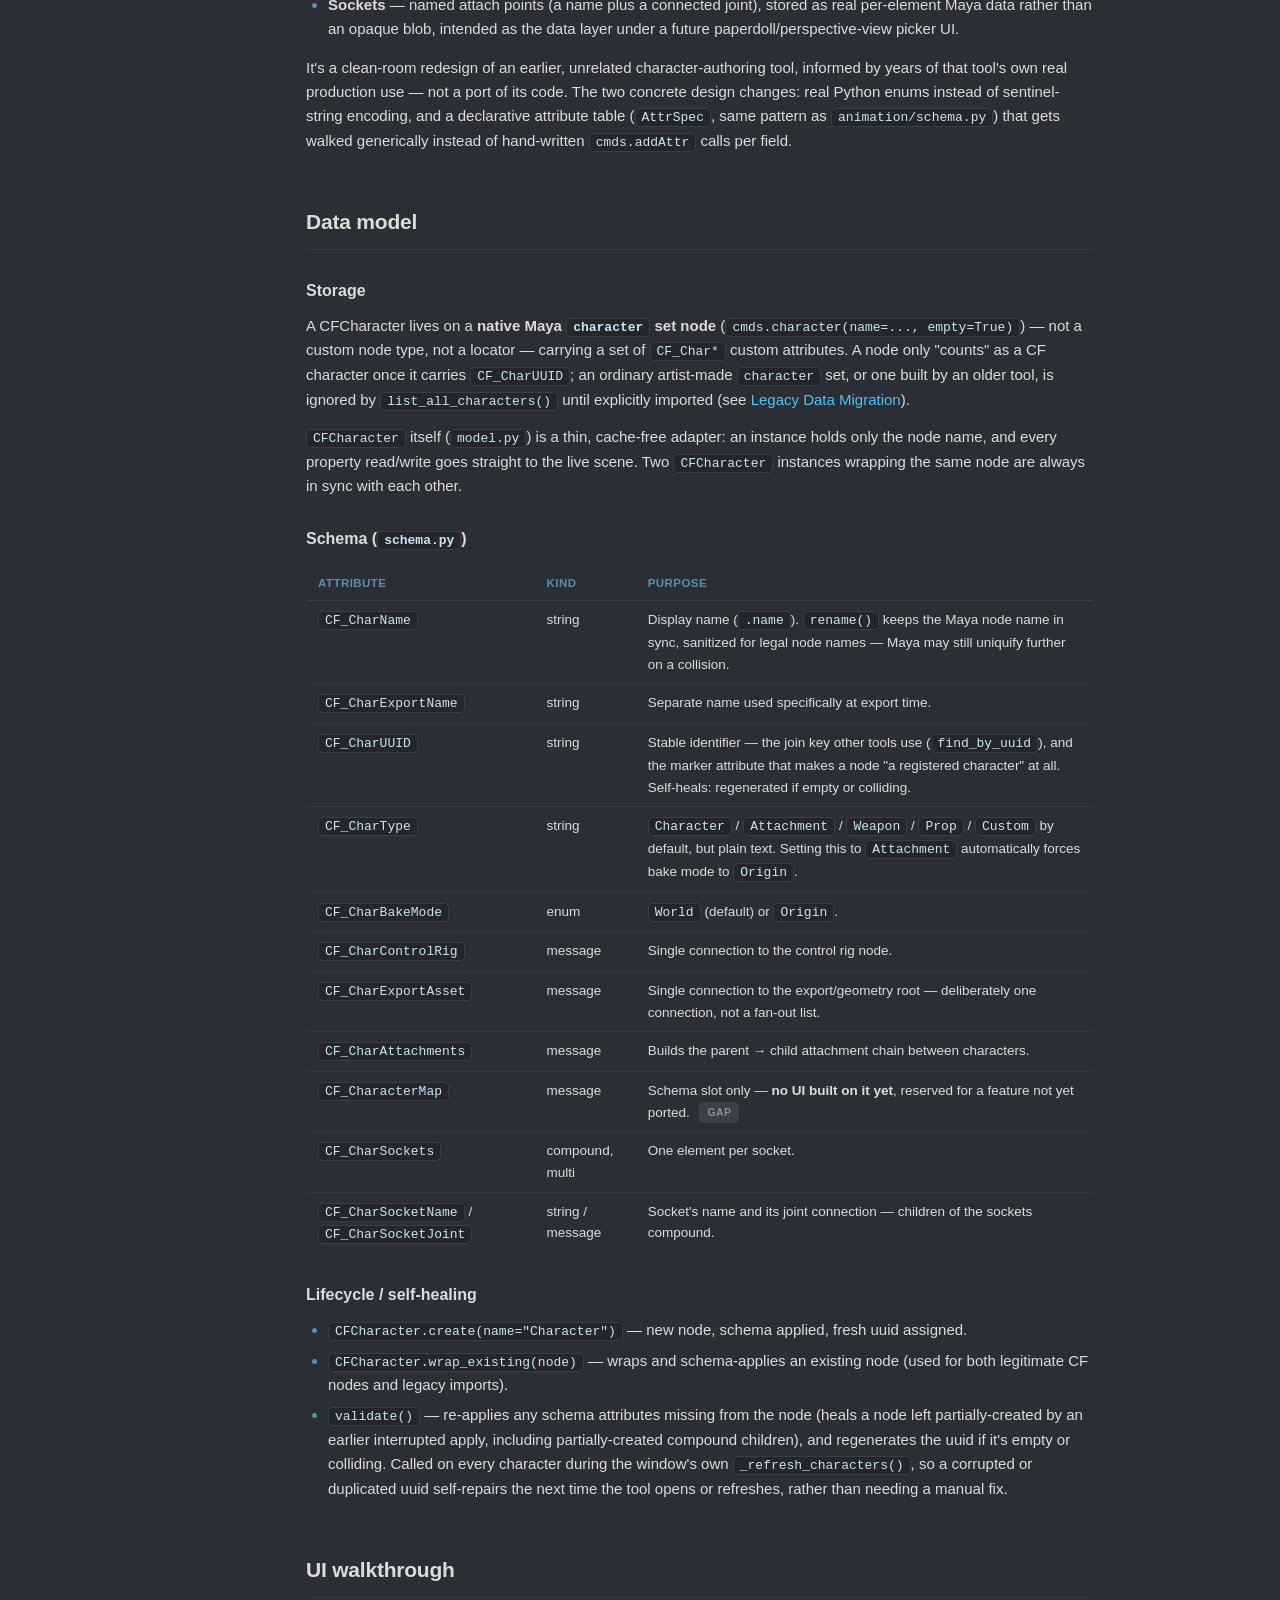
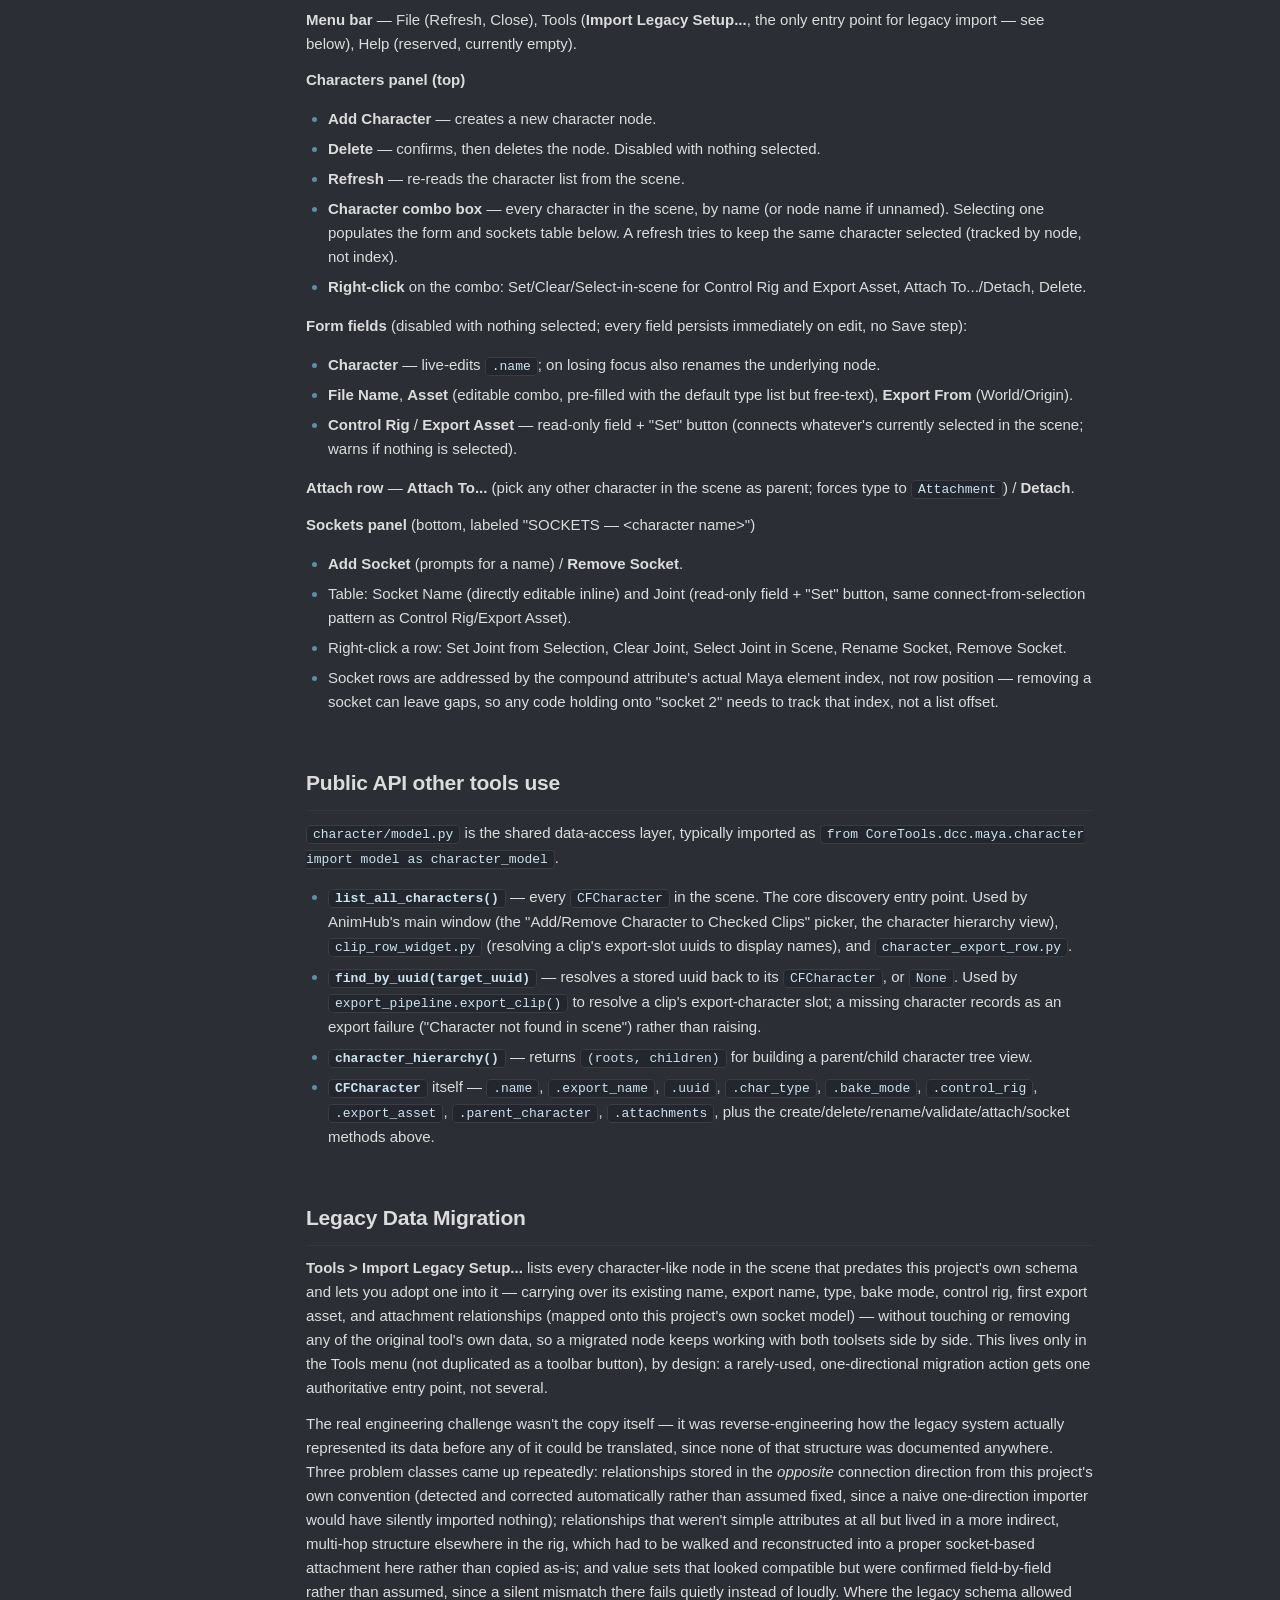
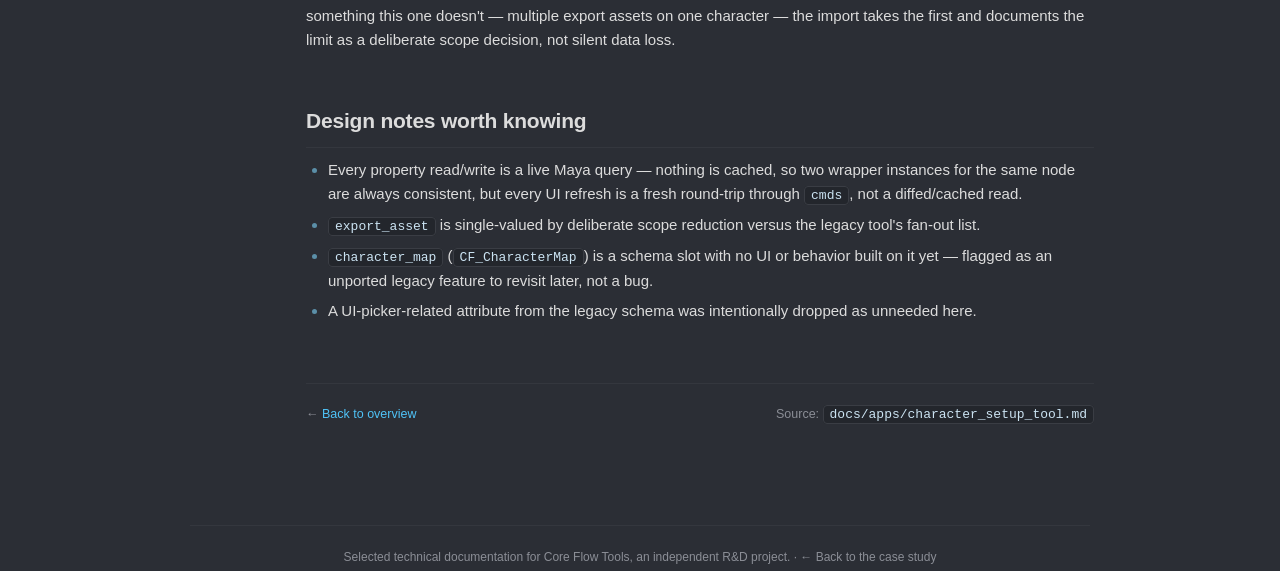
<file: app-character-setup.html>
<!doctype html>
<html lang="en">
<head>
<meta charset="UTF-8">
<title>Character Setup — Core Flow Tools Docs</title>
<link rel="stylesheet" href="assets/docs.css">
</head>
<body>
<div class="shell">
  <nav class="sidebar">
    <div class="brand">
      <img class="logo" src="assets/img/coreflow-logo.png" alt="">
      <a href="index.html">Core Flow Tools<span class="tag">Technical Docs</span></a>
    </div>
    <div class="case-study-link">
      <a href="../">&larr; Core Flow Tools Case Study</a>
    </div>
    <div class="nav-group">
      <h6>Overview</h6>
      <ul><li><a href="index.html">Home</a></li></ul>
    </div>
    <div class="nav-group">
      <h6 class="tier"><span class="tier-index">1</span>Applications</h6>
      <ul>
        <li><a href="app-animhub.html">AnimHub</a></li>
        <li><a href="app-batch.html">Batch</a></li>
        <li><a href="app-character-setup.html" class="active">Character Setup</a></li>
        <li><a href="app-quicklaunch.html">QuickLaunch</a></li>
        <li><a href="app-utilities.html">Utilities</a></li>
      </ul>
    </div>
    <div class="nav-group">
      <h6 class="tier"><span class="tier-index">2</span>AI Core</h6>
      <ul>
        <li><a href="app-ai-companion.html">AI Companion</a></li>
        <li><a href="ai-showcase.html">AI in Action</a></li>
        <li><a href="api-clips.html">ClipsAPI</a></li>
        <li><a href="api-ai-providers.html">AI Provider Backend</a></li>
      </ul>
    </div>
    <div class="nav-group">
      <h6 class="tier"><span class="tier-index">3</span>Shared Foundation</h6>
      <ul><li><a href="framework.html">Framework</a></li></ul>
    </div>
  </nav>

  <main class="content">
    <header class="doc-header">
      <div class="tier-pill applications">Tier 1 &middot; Applications</div>
      <div class="kicker">Character</div>
      <div class="title-row">
        <img class="app-icon" src="assets/img/icon-character-setup.png" alt="">
        <h1>Character Setup</h1>
      </div>
      <p class="sub" style="margin-top:14px"><code>dcc/maya/character/setup_tool/main_window.py</code> &mdash;
      <code>CFCharacterSetupWindow</code>
      (<code>WINDOW_OBJECT_NAME = "CF_CharacterSetupWindow"</code>), launched
      from <strong>Character &gt; Character Setup</strong>. The authoring UI
      for this project's own character-aware data model &mdash; a lightweight,
      tagged data node that other applications (chiefly AnimHub and its
      export pipeline) key off of.</p>
      <div class="icon-note">Its Maya-menu/QuickLaunch icon sits next to its
      launcher module &mdash; the in-app window doesn't set its own window
      icon.</div>
    </header>

    <div class="design-goals">
      <div class="dg-head">Design goals</div>
      <div class="dg-row">
        <div class="dg-num">1</div>
        <div class="dg-label">Problem</div>
        <p class="dg-body">Every downstream tool that needs to reason about
        "which rig is this," "what's its export target," or "what's attached
        to what" needs a shared, discoverable notion of a character - without
        one, every application ends up inventing its own ad hoc way to find
        and identify rigs, and none of them agree with each other.</p>
      </div>
      <div class="dg-row">
        <div class="dg-num">2</div>
        <div class="dg-label">Architectural decision</div>
        <p class="dg-body">Represent a character as data on a native Maya
        node - real typed attributes (enums, message connections, a
        compound multi-attribute for sockets) applied generically from one
        declarative schema table, not a custom node type and not a
        hand-written <code>cmds.addAttr</code> call per field. A stable UUID,
        not a node name, is the join key every other application uses to
        reference a character, so a rename never breaks a downstream
        reference.</p>
      </div>
      <div class="dg-row">
        <div class="dg-num">3</div>
        <div class="dg-label">Production benefit</div>
        <p class="dg-body">Any application can discover every character in a
        scene with one function call, resolve a stored reference back to a
        live node even after a rename, and self-heal a partially-created or
        corrupted node automatically on refresh - and a one-directional
        import path adopts characters authored in a prior pipeline without
        disturbing whatever that older tool still expects to find.</p>
      </div>
    </div>

    <div class="diagram-wrap">
      <svg viewBox="0 0 700 230" xmlns="http://www.w3.org/2000/svg" role="img"
           aria-label="Character node diagram: a Character node holds a stable UUID, connects to a control rig and export asset, holds a compound list of sockets, and is discovered by AnimHub and other applications by that UUID.">
        <g font-family="'Segoe UI', sans-serif">
          <rect x="270" y="14" width="160" height="50" rx="8" fill="#26292f" stroke="#7ad4ff"></rect>
          <text x="350" y="35" text-anchor="middle" font-size="12.5" fill="#dcdcdc" font-weight="600">Character Node</text>
          <text x="350" y="52" text-anchor="middle" font-size="10" fill="#8b8e96">stable UUID</text>

          <rect x="40" y="110" width="150" height="46" rx="8" fill="#26292f" stroke="#3a3d44"></rect>
          <text x="115" y="138" text-anchor="middle" font-size="11.5" fill="#dcdcdc">Control Rig</text>
          <rect x="210" y="110" width="150" height="46" rx="8" fill="#26292f" stroke="#3a3d44"></rect>
          <text x="285" y="138" text-anchor="middle" font-size="11.5" fill="#dcdcdc">Export Asset</text>
          <rect x="380" y="110" width="150" height="46" rx="8" fill="#26292f" stroke="#3a3d44"></rect>
          <text x="455" y="138" text-anchor="middle" font-size="11.5" fill="#dcdcdc">Sockets (compound)</text>
          <rect x="550" y="110" width="130" height="46" rx="8" fill="#26292f" stroke="#3a3d44"></rect>
          <text x="615" y="138" text-anchor="middle" font-size="11.5" fill="#dcdcdc">Attachments</text>

          <rect x="230" y="196" width="240" height="24" rx="12" fill="#26292f" stroke="#9c85b0" stroke-opacity="0.6"></rect>
          <text x="350" y="212" text-anchor="middle" font-size="11" fill="#c3aad8">AnimHub &amp; other applications, by UUID</text>

          <line x1="320" y1="64" x2="115" y2="108" stroke="#5b8fa8" stroke-width="1.3"></line>
          <line x1="340" y1="64" x2="285" y2="108" stroke="#5b8fa8" stroke-width="1.3"></line>
          <line x1="365" y1="64" x2="455" y2="108" stroke="#5b8fa8" stroke-width="1.3"></line>
          <line x1="385" y1="64" x2="615" y2="108" stroke="#5b8fa8" stroke-width="1.3"></line>
          <line x1="350" y1="64" x2="350" y2="194" stroke="#7ad4ff" stroke-width="1.5" stroke-dasharray="3 3"></line>
        </g>
      </svg>
    </div>
    <p class="diagram-caption">Every relationship is a real Maya connection or
    compound attribute on the node itself - not a side table or cache - so
    two wrapper instances for the same node are always in sync.</p>

    <h2 id="what-a-character-is">What a "Character" is</h2>
    <p>A CFCharacter registers a rig as something other applications can
    discover and reason about, and records the metadata the export pipeline
    needs:</p>
    <ul>
      <li>A display <strong>name</strong> and a separate <strong>export name</strong>.</li>
      <li>A <strong>type</strong> (<code>Character</code> / <code>Attachment</code> /
        <code>Weapon</code> / <code>Prop</code> / <code>Custom</code>, free-text and
        project-extensible &mdash; not a hard enum, so a project can type a
        value beyond the default list).</li>
      <li>A <strong>bake mode</strong> (<code>World</code> or <code>Origin</code>)
        controlling what space the export pipeline bakes its animation in.</li>
      <li>Connections to the rig's <strong>control rig</strong> node and
        <strong>export asset</strong> (geometry root) &mdash; each a single
        connection, not a list, based on real production experience that
        more than one export root per character was never actually used.</li>
      <li><strong>Attachment</strong> relationships to other characters (a prop or
        weapon parented under a main character).</li>
      <li><strong>Sockets</strong> &mdash; named attach points (a name plus a
        connected joint), stored as real per-element Maya data rather than an
        opaque blob, intended as the data layer under a future
        paperdoll/perspective-view picker UI.</li>
    </ul>
    <p>It's a clean-room redesign of an earlier, unrelated
    character-authoring tool, informed by years of that tool's own real
    production use &mdash; not a port of its code. The two concrete design
    changes: real Python enums instead of sentinel-string encoding, and a
    declarative attribute table (<code>AttrSpec</code>, same pattern as
    <code>animation/schema.py</code>) that gets walked generically instead of
    hand-written <code>cmds.addAttr</code> calls per field.</p>

    <h2 id="data-model">Data model</h2>
    <h3>Storage</h3>
    <p>A CFCharacter lives on a <strong>native Maya <code>character</code> set
    node</strong> (<code>cmds.character(name=..., empty=True)</code>) &mdash; not a
    custom node type, not a locator &mdash; carrying a set of <code>CF_Char*</code>
    custom attributes. A node only "counts" as a CF character once it
    carries <code>CF_CharUUID</code>; an ordinary artist-made <code>character</code>
    set, or one built by an older tool, is ignored by
    <code>list_all_characters()</code> until explicitly imported (see
    <a href="#importing-from-a-legacy-setup">Legacy Data Migration</a>).</p>
    <p><code>CFCharacter</code> itself (<code>model.py</code>) is a thin,
    cache-free adapter: an instance holds only the node name, and every
    property read/write goes straight to the live scene. Two
    <code>CFCharacter</code> instances wrapping the same node are always in
    sync with each other.</p>

    <h3>Schema (<code>schema.py</code>)</h3>
    <div class="table-wrap">
    <table>
      <tr><th>Attribute</th><th>Kind</th><th>Purpose</th></tr>
      <tr><td><code>CF_CharName</code></td><td>string</td><td>Display name (<code>.name</code>). <code>rename()</code> keeps the Maya node name in sync, sanitized for legal node names &mdash; Maya may still uniquify further on a collision.</td></tr>
      <tr><td><code>CF_CharExportName</code></td><td>string</td><td>Separate name used specifically at export time.</td></tr>
      <tr><td><code>CF_CharUUID</code></td><td>string</td><td>Stable identifier &mdash; the join key other tools use (<code>find_by_uuid</code>), and the marker attribute that makes a node "a registered character" at all. Self-heals: regenerated if empty or colliding.</td></tr>
      <tr><td><code>CF_CharType</code></td><td>string</td><td><code>Character</code> / <code>Attachment</code> / <code>Weapon</code> / <code>Prop</code> / <code>Custom</code> by default, but plain text. Setting this to <code>Attachment</code> automatically forces bake mode to <code>Origin</code>.</td></tr>
      <tr><td><code>CF_CharBakeMode</code></td><td>enum</td><td><code>World</code> (default) or <code>Origin</code>.</td></tr>
      <tr><td><code>CF_CharControlRig</code></td><td>message</td><td>Single connection to the control rig node.</td></tr>
      <tr><td><code>CF_CharExportAsset</code></td><td>message</td><td>Single connection to the export/geometry root &mdash; deliberately one connection, not a fan-out list.</td></tr>
      <tr><td><code>CF_CharAttachments</code></td><td>message</td><td>Builds the parent &rarr; child attachment chain between characters.</td></tr>
      <tr><td><code>CF_CharacterMap</code></td><td>message</td><td>Schema slot only &mdash; <strong>no UI built on it yet</strong>, reserved for a feature not yet ported. <span class="tag gap">Gap</span></td></tr>
      <tr><td><code>CF_CharSockets</code></td><td>compound, multi</td><td>One element per socket.</td></tr>
      <tr><td><code>CF_CharSocketName</code> / <code>CF_CharSocketJoint</code></td><td>string / message</td><td>Socket's name and its joint connection &mdash; children of the sockets compound.</td></tr>
    </table>
    </div>

    <h3>Lifecycle / self-healing</h3>
    <ul>
      <li><code>CFCharacter.create(name="Character")</code> &mdash; new node,
        schema applied, fresh uuid assigned.</li>
      <li><code>CFCharacter.wrap_existing(node)</code> &mdash; wraps and
        schema-applies an existing node (used for both legitimate CF nodes
        and legacy imports).</li>
      <li><code>validate()</code> &mdash; re-applies any schema attributes missing
        from the node (heals a node left partially-created by an earlier
        interrupted apply, including partially-created compound children),
        and regenerates the uuid if it's empty or colliding. Called on every
        character during the window's own <code>_refresh_characters()</code>, so
        a corrupted or duplicated uuid self-repairs the next time the tool
        opens or refreshes, rather than needing a manual fix.</li>
    </ul>

    <h2 id="ui-walkthrough">UI walkthrough</h2>
    <p><strong>Menu bar</strong> &mdash; File (Refresh, Close), Tools
    (<strong>Import Legacy Setup...</strong>, the only entry point for legacy
    import &mdash; see below), Help (reserved, currently empty).</p>
    <p><strong>Characters panel (top)</strong></p>
    <ul>
      <li><strong>Add Character</strong> &mdash; creates a new character node.</li>
      <li><strong>Delete</strong> &mdash; confirms, then deletes the node. Disabled
        with nothing selected.</li>
      <li><strong>Refresh</strong> &mdash; re-reads the character list from the
        scene.</li>
      <li><strong>Character combo box</strong> &mdash; every character in the
        scene, by name (or node name if unnamed). Selecting one populates
        the form and sockets table below. A refresh tries to keep the same
        character selected (tracked by node, not index).</li>
      <li><strong>Right-click</strong> on the combo: Set/Clear/Select-in-scene
        for Control Rig and Export Asset, Attach To.../Detach, Delete.</li>
    </ul>
    <p><strong>Form fields</strong> (disabled with nothing selected; every field
    persists immediately on edit, no Save step):</p>
    <ul>
      <li><strong>Character</strong> &mdash; live-edits <code>.name</code>; on losing focus
        also renames the underlying node.</li>
      <li><strong>File Name</strong>, <strong>Asset</strong> (editable combo,
        pre-filled with the default type list but free-text),
        <strong>Export From</strong> (World/Origin).</li>
      <li><strong>Control Rig</strong> / <strong>Export Asset</strong> &mdash; read-only
        field + "Set" button (connects whatever's currently selected in the
        scene; warns if nothing is selected).</li>
    </ul>
    <p><strong>Attach row</strong> &mdash; <strong>Attach To...</strong> (pick any other
    character in the scene as parent; forces type to <code>Attachment</code>) /
    <strong>Detach</strong>.</p>
    <p><strong>Sockets panel</strong> (bottom, labeled "SOCKETS &mdash; &lt;character
    name&gt;")</p>
    <ul>
      <li><strong>Add Socket</strong> (prompts for a name) / <strong>Remove
        Socket</strong>.</li>
      <li>Table: Socket Name (directly editable inline) and Joint (read-only
        field + "Set" button, same connect-from-selection pattern as Control
        Rig/Export Asset).</li>
      <li>Right-click a row: Set Joint from Selection, Clear Joint, Select
        Joint in Scene, Rename Socket, Remove Socket.</li>
      <li>Socket rows are addressed by the compound attribute's actual Maya
        element index, not row position &mdash; removing a socket can leave
        gaps, so any code holding onto "socket 2" needs to track that index,
        not a list offset.</li>
    </ul>

    <h2 id="public-api">Public API other tools use</h2>
    <p><code>character/model.py</code> is the shared data-access layer,
    typically imported as
    <code>from CoreTools.dcc.maya.character import model as character_model</code>.</p>
    <ul>
      <li><strong><code>list_all_characters()</code></strong> &mdash; every
        <code>CFCharacter</code> in the scene. The core discovery entry point.
        Used by AnimHub's main window (the "Add/Remove Character to
        Checked Clips" picker, the character hierarchy view),
        <code>clip_row_widget.py</code> (resolving a clip's export-slot uuids to
        display names), and <code>character_export_row.py</code>.</li>
      <li><strong><code>find_by_uuid(target_uuid)</code></strong> &mdash; resolves a
        stored uuid back to its <code>CFCharacter</code>, or <code>None</code>. Used
        by <code>export_pipeline.export_clip()</code> to resolve a clip's
        export-character slot; a missing character records as an export
        failure ("Character not found in scene") rather than raising.</li>
      <li><strong><code>character_hierarchy()</code></strong> &mdash; returns
        <code>(roots, children)</code> for building a parent/child character tree
        view.</li>
      <li><strong><code>CFCharacter</code></strong> itself &mdash; <code>.name</code>,
        <code>.export_name</code>, <code>.uuid</code>, <code>.char_type</code>,
        <code>.bake_mode</code>, <code>.control_rig</code>, <code>.export_asset</code>,
        <code>.parent_character</code>, <code>.attachments</code>, plus the
        create/delete/rename/validate/attach/socket methods above.</li>
    </ul>

    <h2 id="importing-from-a-legacy-setup">Legacy Data Migration</h2>
    <p><strong>Tools &gt; Import Legacy Setup...</strong> lists every
    character-like node in the scene that predates this project's own schema
    and lets you adopt one into it &mdash; carrying over its existing name,
    export name, type, bake mode, control rig, first export asset, and
    attachment relationships (mapped onto this project's own socket model)
    &mdash; without touching or removing any of the original tool's own data,
    so a migrated node keeps working with both toolsets side by side. This
    lives only in the Tools menu (not duplicated as a toolbar button), by
    design: a rarely-used, one-directional migration action gets one
    authoritative entry point, not several.</p>
    <p>The real engineering challenge wasn't the copy itself &mdash; it was
    reverse-engineering how the legacy system actually represented its data
    before any of it could be translated, since none of that structure was
    documented anywhere. Three problem classes came up repeatedly: relationships
    stored in the <em>opposite</em> connection direction from this project's
    own convention (detected and corrected automatically rather than assumed
    fixed, since a naive one-direction importer would have silently imported
    nothing); relationships that weren't simple attributes at all but lived
    in a more indirect, multi-hop structure elsewhere in the rig, which had
    to be walked and reconstructed into a proper socket-based attachment
    here rather than copied as-is; and value sets that looked compatible but
    were confirmed field-by-field rather than assumed, since a silent
    mismatch there fails quietly instead of loudly. Where the legacy schema
    allowed something this one doesn't &mdash; multiple export assets on one
    character &mdash; the import takes the first and documents the limit as a
    deliberate scope decision, not silent data loss.</p>

    <h2 id="design-notes-worth-knowing">Design notes worth knowing</h2>
    <ul>
      <li>Every property read/write is a live Maya query &mdash; nothing is
        cached, so two wrapper instances for the same node are always
        consistent, but every UI refresh is a fresh round-trip through
        <code>cmds</code>, not a diffed/cached read.</li>
      <li><code>export_asset</code> is single-valued by deliberate scope
        reduction versus the legacy tool's fan-out list.</li>
      <li><code>character_map</code> (<code>CF_CharacterMap</code>) is a schema slot
        with no UI or behavior built on it yet &mdash; flagged as an unported
        legacy feature to revisit later, not a bug.</li>
      <li>A UI-picker-related attribute from the legacy schema was
        intentionally dropped as unneeded here.</li>
    </ul>

    <footer class="doc-footer">
      <span>&larr; <a href="index.html">Back to overview</a></span>
      <span>Source: <code>docs/apps/character_setup_tool.md</code></span>
    </footer>
  </main>
</div>
<footer class="site-footer">
  Selected technical documentation for Core Flow Tools, an independent R&amp;D
  project. &middot; <a href="../">&larr; Back to the case study</a>
</footer>
</body>
</html>
</file>
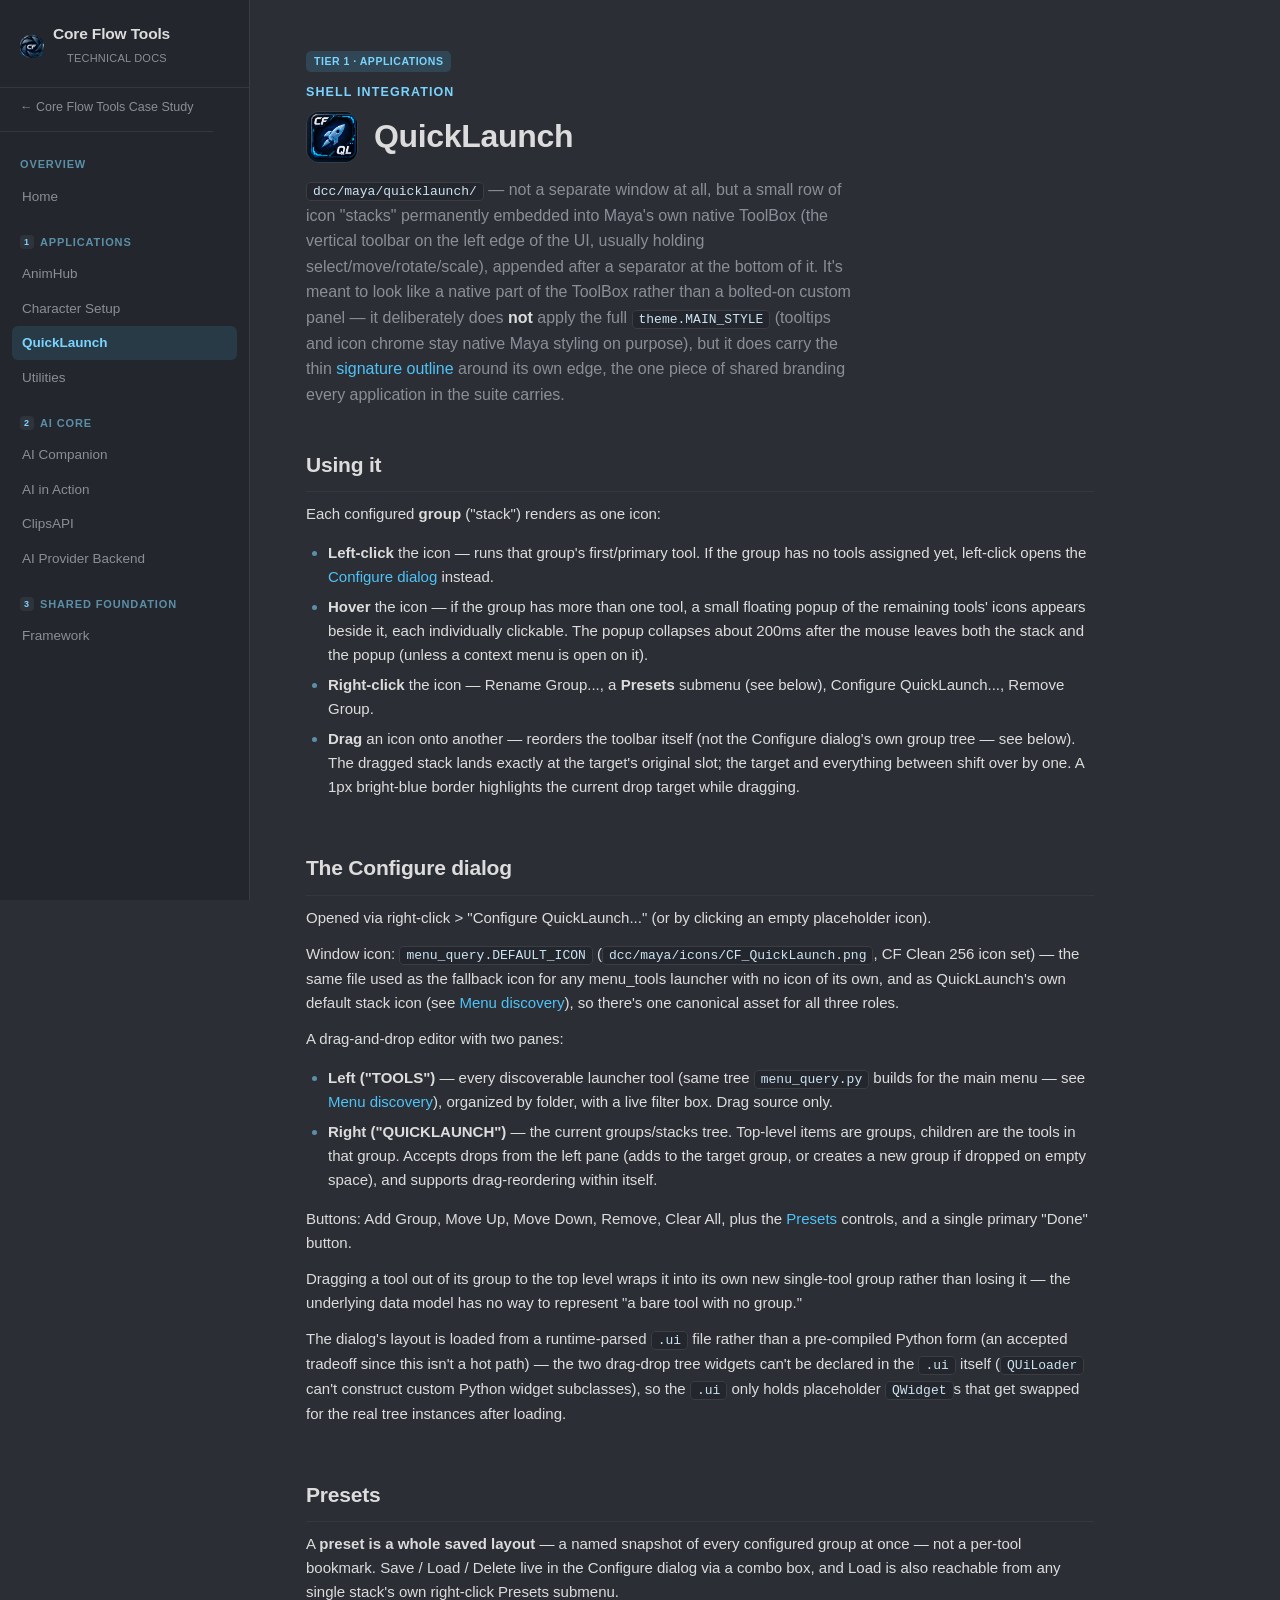
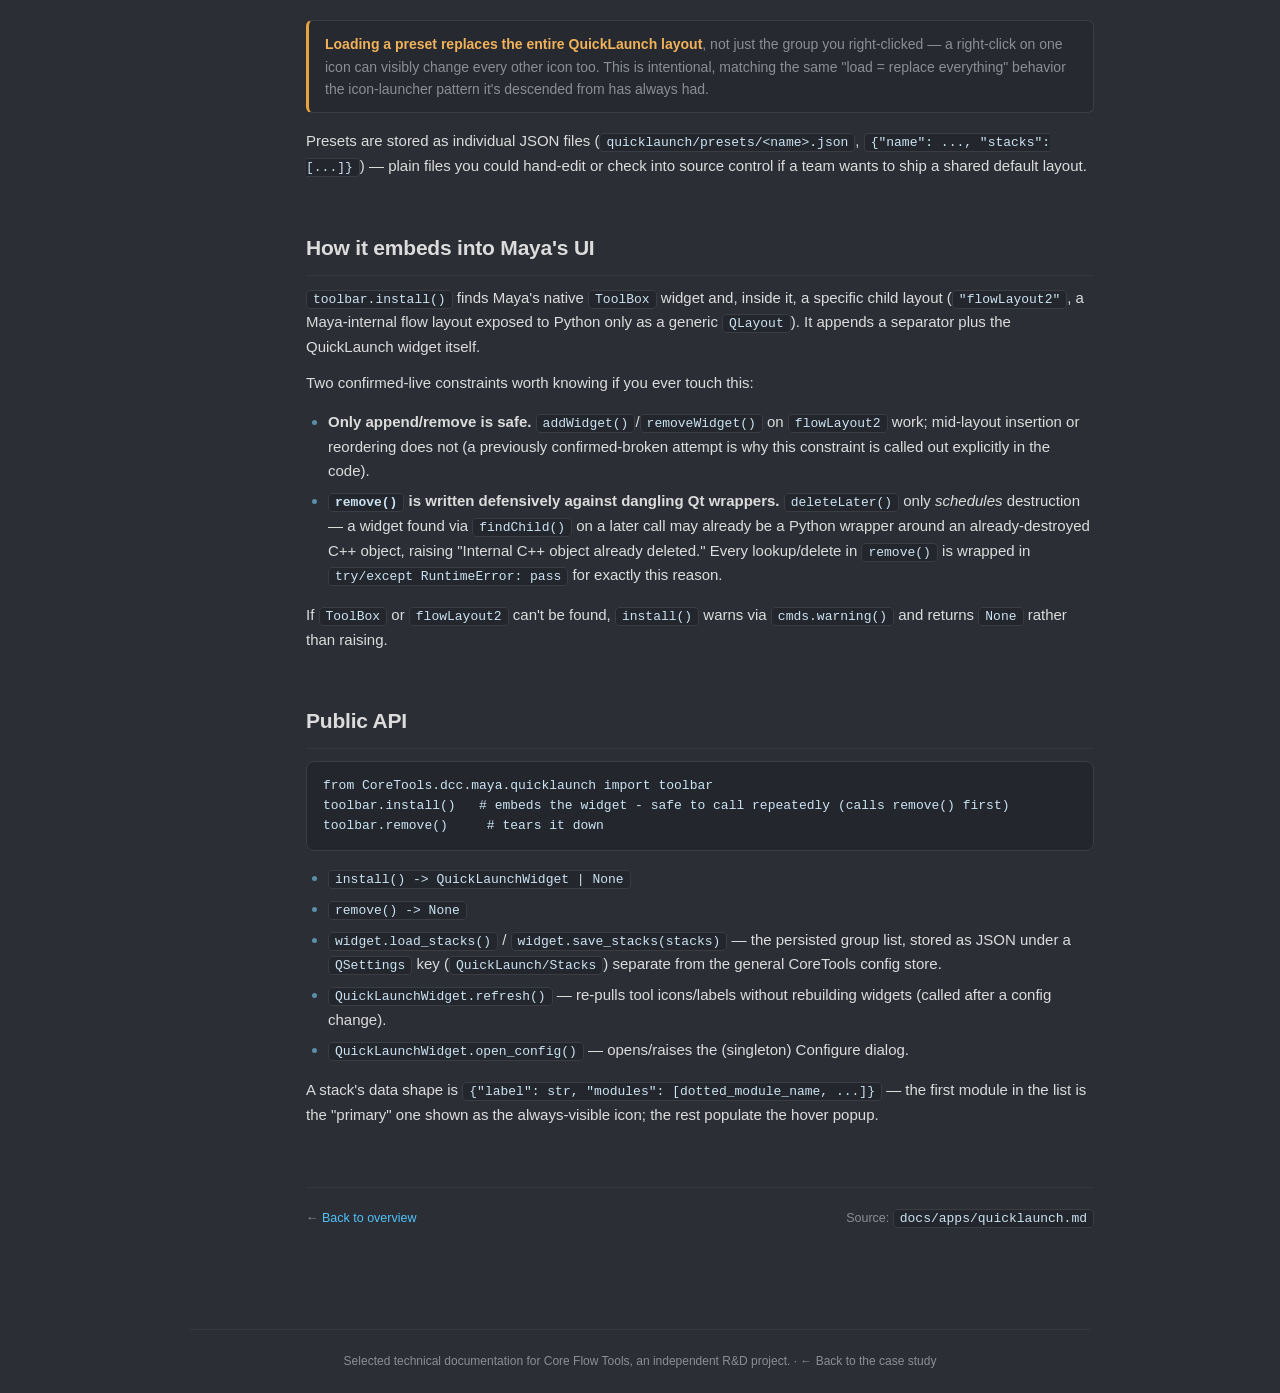
<file: app-quicklaunch.html>
<!doctype html>
<html lang="en">
<head>
<meta charset="UTF-8">
<title>QuickLaunch — Core Flow Tools Docs</title>
<link rel="stylesheet" href="assets/docs.css">
</head>
<body>
<div class="shell">
  <nav class="sidebar">
    <div class="brand">
      <img class="logo" src="assets/img/coreflow-logo.png" alt="">
      <a href="index.html">Core Flow Tools<span class="tag">Technical Docs</span></a>
    </div>
    <div class="case-study-link">
      <a href="../">&larr; Core Flow Tools Case Study</a>
    </div>
    <div class="nav-group">
      <h6>Overview</h6>
      <ul><li><a href="index.html">Home</a></li></ul>
    </div>
    <div class="nav-group">
      <h6 class="tier"><span class="tier-index">1</span>Applications</h6>
      <ul>
        <li><a href="app-animhub.html">AnimHub</a></li>
        <li><a href="app-character-setup.html">Character Setup</a></li>
        <li><a href="app-quicklaunch.html" class="active">QuickLaunch</a></li>
        <li><a href="app-utilities.html">Utilities</a></li>
      </ul>
    </div>
    <div class="nav-group">
      <h6 class="tier"><span class="tier-index">2</span>AI Core</h6>
      <ul>
        <li><a href="app-ai-companion.html">AI Companion</a></li>
        <li><a href="ai-showcase.html">AI in Action</a></li>
        <li><a href="api-clips.html">ClipsAPI</a></li>
        <li><a href="api-ai-providers.html">AI Provider Backend</a></li>
      </ul>
    </div>
    <div class="nav-group">
      <h6 class="tier"><span class="tier-index">3</span>Shared Foundation</h6>
      <ul><li><a href="framework.html">Framework</a></li></ul>
    </div>
  </nav>

  <main class="content">
    <header class="doc-header">
      <div class="tier-pill applications">Tier 1 &middot; Applications</div>
      <div class="kicker">Shell Integration</div>
      <div class="title-row">
        <img class="app-icon" src="assets/img/icon-quicklaunch.png" alt="">
        <h1>QuickLaunch</h1>
      </div>
      <p class="sub" style="margin-top:14px"><code>dcc/maya/quicklaunch/</code> &mdash; not a separate
      window at all, but a small row of icon "stacks" permanently embedded
      into Maya's own native ToolBox (the vertical toolbar on the left edge
      of the UI, usually holding select/move/rotate/scale), appended after a
      separator at the bottom of it. It's meant to look like a native part
      of the ToolBox rather than a bolted-on custom panel &mdash; it
      deliberately does <strong>not</strong> apply the full
      <code>theme.MAIN_STYLE</code> (tooltips and icon chrome stay native Maya
      styling on purpose), but it does carry the thin
      <a href="framework.html#the-signature-outline">signature outline</a>
      around its own edge, the one piece of shared branding every application
      in the suite carries.</p>
    </header>

    <h2 id="using-it">Using it</h2>
    <p>Each configured <strong>group</strong> ("stack") renders as one icon:</p>
    <ul>
      <li><strong>Left-click</strong> the icon &mdash; runs that group's
        first/primary tool. If the group has no tools assigned yet,
        left-click opens the <a href="#the-configure-dialog">Configure
        dialog</a> instead.</li>
      <li><strong>Hover</strong> the icon &mdash; if the group has more than one
        tool, a small floating popup of the remaining tools' icons appears
        beside it, each individually clickable. The popup collapses about
        200ms after the mouse leaves both the stack and the popup (unless a
        context menu is open on it).</li>
      <li><strong>Right-click</strong> the icon &mdash; Rename Group..., a
        <strong>Presets</strong> submenu (see below), Configure QuickLaunch...,
        Remove Group.</li>
      <li><strong>Drag</strong> an icon onto another &mdash; reorders the
        toolbar itself (not the Configure dialog's own group tree &mdash;
        see below). The dragged stack lands exactly at the target's
        original slot; the target and everything between shift over by
        one. A 1px bright-blue border highlights the current drop target
        while dragging.</li>
    </ul>

    <h2 id="the-configure-dialog">The Configure dialog</h2>
    <p>Opened via right-click &gt; "Configure QuickLaunch..." (or by
    clicking an empty placeholder icon).</p>
    <div class="icon-note">Window icon: <code>menu_query.DEFAULT_ICON</code>
    (<code>dcc/maya/icons/CF_QuickLaunch.png</code>, CF Clean 256 icon set)
    &mdash; the same file used as the fallback icon for any menu_tools
    launcher with no icon of its own, and as QuickLaunch's own default stack
    icon (see <a href="framework.html#menu-discovery">Menu discovery</a>),
    so there's one canonical asset for all three roles.</div>
    <p>A drag-and-drop editor with two panes:</p>
    <ul>
      <li><strong>Left ("TOOLS")</strong> &mdash; every discoverable launcher
        tool (same tree <code>menu_query.py</code> builds for the main menu &mdash;
        see <a href="framework.html#menu-discovery">Menu discovery</a>),
        organized by folder, with a live filter box. Drag source only.</li>
      <li><strong>Right ("QUICKLAUNCH")</strong> &mdash; the current
        groups/stacks tree. Top-level items are groups, children are the
        tools in that group. Accepts drops from the left pane (adds to the
        target group, or creates a new group if dropped on empty space), and
        supports drag-reordering within itself.</li>
    </ul>
    <p>Buttons: Add Group, Move Up, Move Down, Remove, Clear All, plus the
    <a href="#presets">Presets</a> controls, and a single primary "Done"
    button.</p>
    <p>Dragging a tool out of its group to the top level wraps it into its
    own new single-tool group rather than losing it &mdash; the underlying
    data model has no way to represent "a bare tool with no group."</p>
    <p>The dialog's layout is loaded from a runtime-parsed <code>.ui</code> file
    rather than a pre-compiled Python form (an accepted tradeoff since this
    isn't a hot path) &mdash; the two drag-drop tree widgets can't be declared
    in the <code>.ui</code> itself (<code>QUiLoader</code> can't construct custom
    Python widget subclasses), so the <code>.ui</code> only holds placeholder
    <code>QWidget</code>s that get swapped for the real tree instances after
    loading.</p>

    <h2 id="presets">Presets</h2>
    <p>A <strong>preset is a whole saved layout</strong> &mdash; a named snapshot of
    every configured group at once &mdash; not a per-tool bookmark. Save / Load
    / Delete live in the Configure dialog via a combo box, and Load is also
    reachable from any single stack's own right-click Presets submenu.</p>
    <div class="note warn">
      <strong>Loading a preset replaces the entire QuickLaunch layout</strong>,
      not just the group you right-clicked &mdash; a right-click on one icon
      can visibly change every other icon too. This is intentional, matching
      the same "load = replace everything" behavior the icon-launcher
      pattern it's descended from has always had.
    </div>
    <p>Presets are stored as individual JSON files
    (<code>quicklaunch/presets/&lt;name&gt;.json</code>, <code>{"name": ...,
    "stacks": [...]}</code>) &mdash; plain files you could hand-edit or check
    into source control if a team wants to ship a shared default layout.</p>

    <h2 id="how-it-embeds">How it embeds into Maya's UI</h2>
    <p><code>toolbar.install()</code> finds Maya's native <code>ToolBox</code>
    widget and, inside it, a specific child layout (<code>"flowLayout2"</code>,
    a Maya-internal flow layout exposed to Python only as a generic
    <code>QLayout</code>). It appends a separator plus the QuickLaunch widget
    itself.</p>
    <p>Two confirmed-live constraints worth knowing if you ever touch this:</p>
    <ul>
      <li><strong>Only append/remove is safe.</strong> <code>addWidget()</code>/<code>removeWidget()</code>
        on <code>flowLayout2</code> work; mid-layout insertion or reordering
        does not (a previously confirmed-broken attempt is why this
        constraint is called out explicitly in the code).</li>
      <li><strong><code>remove()</code> is written defensively against dangling Qt
        wrappers.</strong> <code>deleteLater()</code> only <em>schedules</em>
        destruction &mdash; a widget found via <code>findChild()</code> on a later
        call may already be a Python wrapper around an already-destroyed C++
        object, raising "Internal C++ object already deleted." Every
        lookup/delete in <code>remove()</code> is wrapped in
        <code>try/except RuntimeError: pass</code> for exactly this reason.</li>
    </ul>
    <p>If <code>ToolBox</code> or <code>flowLayout2</code> can't be found,
    <code>install()</code> warns via <code>cmds.warning()</code> and returns
    <code>None</code> rather than raising.</p>

    <h2 id="public-api">Public API</h2>
    <pre><code>from CoreTools.dcc.maya.quicklaunch import toolbar
toolbar.install()   # embeds the widget - safe to call repeatedly (calls remove() first)
toolbar.remove()     # tears it down</code></pre>
    <ul>
      <li><code>install() -&gt; QuickLaunchWidget | None</code></li>
      <li><code>remove() -&gt; None</code></li>
      <li><code>widget.load_stacks()</code> / <code>widget.save_stacks(stacks)</code> &mdash;
        the persisted group list, stored as JSON under a <code>QSettings</code>
        key (<code>QuickLaunch/Stacks</code>) separate from the general
        CoreTools config store.</li>
      <li><code>QuickLaunchWidget.refresh()</code> &mdash; re-pulls tool
        icons/labels without rebuilding widgets (called after a config
        change).</li>
      <li><code>QuickLaunchWidget.open_config()</code> &mdash; opens/raises the
        (singleton) Configure dialog.</li>
    </ul>
    <p>A stack's data shape is
    <code>{"label": str, "modules": [dotted_module_name, ...]}</code> &mdash; the
    first module in the list is the "primary" one shown as the
    always-visible icon; the rest populate the hover popup.</p>

    <footer class="doc-footer">
      <span>&larr; <a href="index.html">Back to overview</a></span>
      <span>Source: <code>docs/apps/quicklaunch.md</code></span>
    </footer>
  </main>
</div>
<footer class="site-footer">
  Selected technical documentation for Core Flow Tools, an independent R&amp;D
  project. &middot; <a href="../">&larr; Back to the case study</a>
</footer>
</body>
</html>
</file>
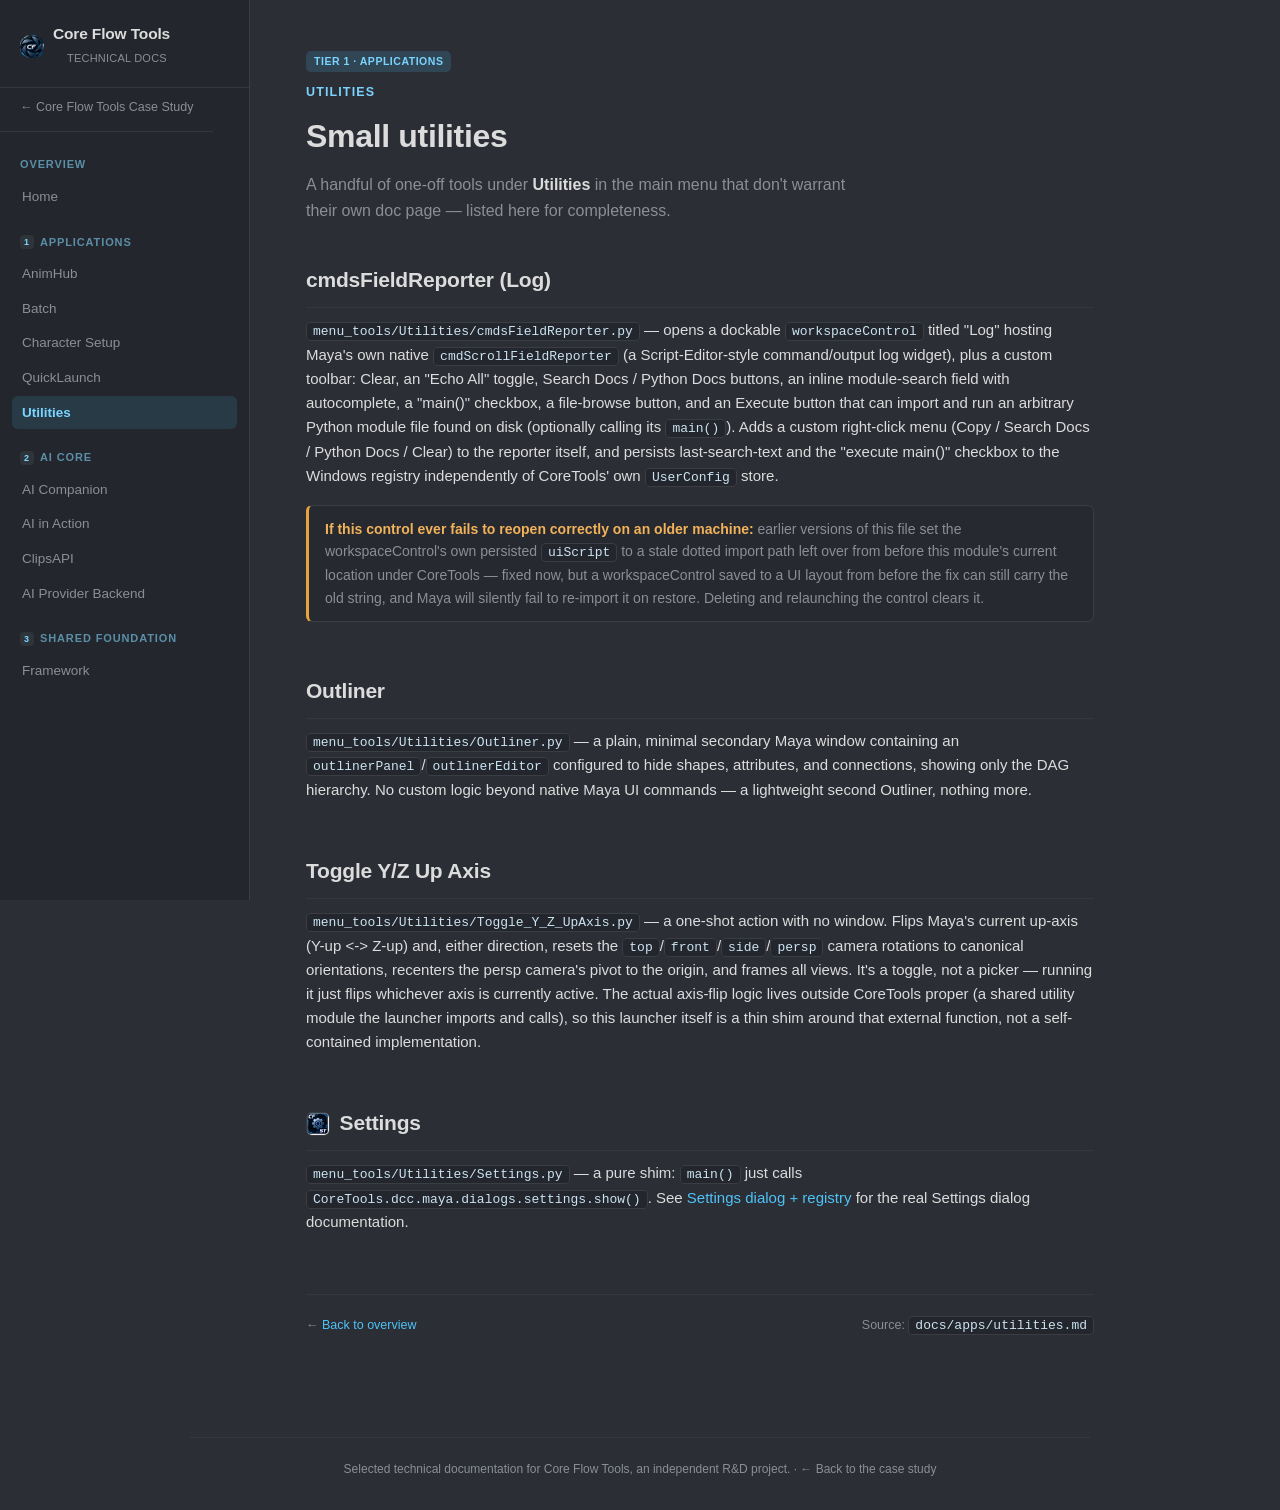
<file: app-utilities.html>
<!doctype html>
<html lang="en">
<head>
<meta charset="UTF-8">
<title>Utilities — Core Flow Tools Docs</title>
<link rel="stylesheet" href="assets/docs.css">
</head>
<body>
<div class="shell">
  <nav class="sidebar">
    <div class="brand">
      <img class="logo" src="assets/img/coreflow-logo.png" alt="">
      <a href="index.html">Core Flow Tools<span class="tag">Technical Docs</span></a>
    </div>
    <div class="case-study-link">
      <a href="../">&larr; Core Flow Tools Case Study</a>
    </div>
    <div class="nav-group">
      <h6>Overview</h6>
      <ul><li><a href="index.html">Home</a></li></ul>
    </div>
    <div class="nav-group">
      <h6 class="tier"><span class="tier-index">1</span>Applications</h6>
      <ul>
        <li><a href="app-animhub.html">AnimHub</a></li>
        <li><a href="app-batch.html">Batch</a></li>
        <li><a href="app-character-setup.html">Character Setup</a></li>
        <li><a href="app-quicklaunch.html">QuickLaunch</a></li>
        <li><a href="app-utilities.html" class="active">Utilities</a></li>
      </ul>
    </div>
    <div class="nav-group">
      <h6 class="tier"><span class="tier-index">2</span>AI Core</h6>
      <ul>
        <li><a href="app-ai-companion.html">AI Companion</a></li>
        <li><a href="ai-showcase.html">AI in Action</a></li>
        <li><a href="api-clips.html">ClipsAPI</a></li>
        <li><a href="api-ai-providers.html">AI Provider Backend</a></li>
      </ul>
    </div>
    <div class="nav-group">
      <h6 class="tier"><span class="tier-index">3</span>Shared Foundation</h6>
      <ul><li><a href="framework.html">Framework</a></li></ul>
    </div>
  </nav>

  <main class="content">
    <header class="doc-header">
      <div class="tier-pill applications">Tier 1 &middot; Applications</div>
      <div class="kicker">Utilities</div>
      <h1>Small utilities</h1>
      <p class="sub">A handful of one-off tools under <strong>Utilities</strong>
      in the main menu that don't warrant their own doc page &mdash; listed
      here for completeness.</p>
    </header>

    <h2 id="cmdsfieldreporter">cmdsFieldReporter (Log)</h2>
    <p><code>menu_tools/Utilities/cmdsFieldReporter.py</code> &mdash; opens a
    dockable <code>workspaceControl</code> titled "Log" hosting Maya's own
    native <code>cmdScrollFieldReporter</code> (a Script-Editor-style
    command/output log widget), plus a custom toolbar: Clear, an "Echo All"
    toggle, Search Docs / Python Docs buttons, an inline module-search field
    with autocomplete, a "main()" checkbox, a file-browse button, and an
    Execute button that can import and run an arbitrary Python module file
    found on disk (optionally calling its <code>main()</code>). Adds a custom
    right-click menu (Copy / Search Docs / Python Docs / Clear) to the
    reporter itself, and persists last-search-text and the "execute main()"
    checkbox to the Windows registry independently of CoreTools' own
    <code>UserConfig</code> store.</p>
    <div class="note warn">
      <strong>If this control ever fails to reopen correctly on an older
      machine:</strong> earlier versions of this file set the
      workspaceControl's own persisted <code>uiScript</code> to a stale
      dotted import path left over from before this module's current
      location under CoreTools &mdash; fixed now, but a workspaceControl
      saved to a UI layout from before the fix can still carry the old
      string, and Maya will silently fail to re-import it on restore.
      Deleting and relaunching the control clears it.
    </div>

    <h2 id="outliner">Outliner</h2>
    <p><code>menu_tools/Utilities/Outliner.py</code> &mdash; a plain, minimal
    secondary Maya window containing an <code>outlinerPanel</code>/<code>outlinerEditor</code>
    configured to hide shapes, attributes, and connections, showing only the
    DAG hierarchy. No custom logic beyond native Maya UI commands &mdash; a
    lightweight second Outliner, nothing more.</p>

    <h2 id="toggle-y-z-up-axis">Toggle Y/Z Up Axis</h2>
    <p><code>menu_tools/Utilities/Toggle_Y_Z_UpAxis.py</code> &mdash; a one-shot
    action with no window. Flips Maya's current up-axis (Y-up &lt;-&gt; Z-up)
    and, either direction, resets the <code>top</code>/<code>front</code>/<code>side</code>/<code>persp</code>
    camera rotations to canonical orientations, recenters the persp camera's
    pivot to the origin, and frames all views. It's a toggle, not a picker
    &mdash; running it just flips whichever axis is currently active. The
    actual axis-flip logic lives outside CoreTools proper (a shared utility
    module the launcher imports and calls), so this launcher itself is a
    thin shim around that external function, not a self-contained
    implementation.</p>

    <h2 id="settings">
      <img src="assets/img/icon-settings.png" alt=""
           style="width:24px;height:24px;border-radius:6px;border:1px solid var(--border);vertical-align:-6px;margin-right:4px;">
      Settings
    </h2>
    <p><code>menu_tools/Utilities/Settings.py</code> &mdash; a pure shim:
    <code>main()</code> just calls
    <code>CoreTools.dcc.maya.dialogs.settings.show()</code>. See
    <a href="framework.html#settings-dialog--registry">Settings dialog +
    registry</a> for the real Settings dialog documentation.</p>

    <footer class="doc-footer">
      <span>&larr; <a href="index.html">Back to overview</a></span>
      <span>Source: <code>docs/apps/utilities.md</code></span>
    </footer>
  </main>
</div>
<footer class="site-footer">
  Selected technical documentation for Core Flow Tools, an independent R&amp;D
  project. &middot; <a href="../">&larr; Back to the case study</a>
</footer>
</body>
</html>
</file>
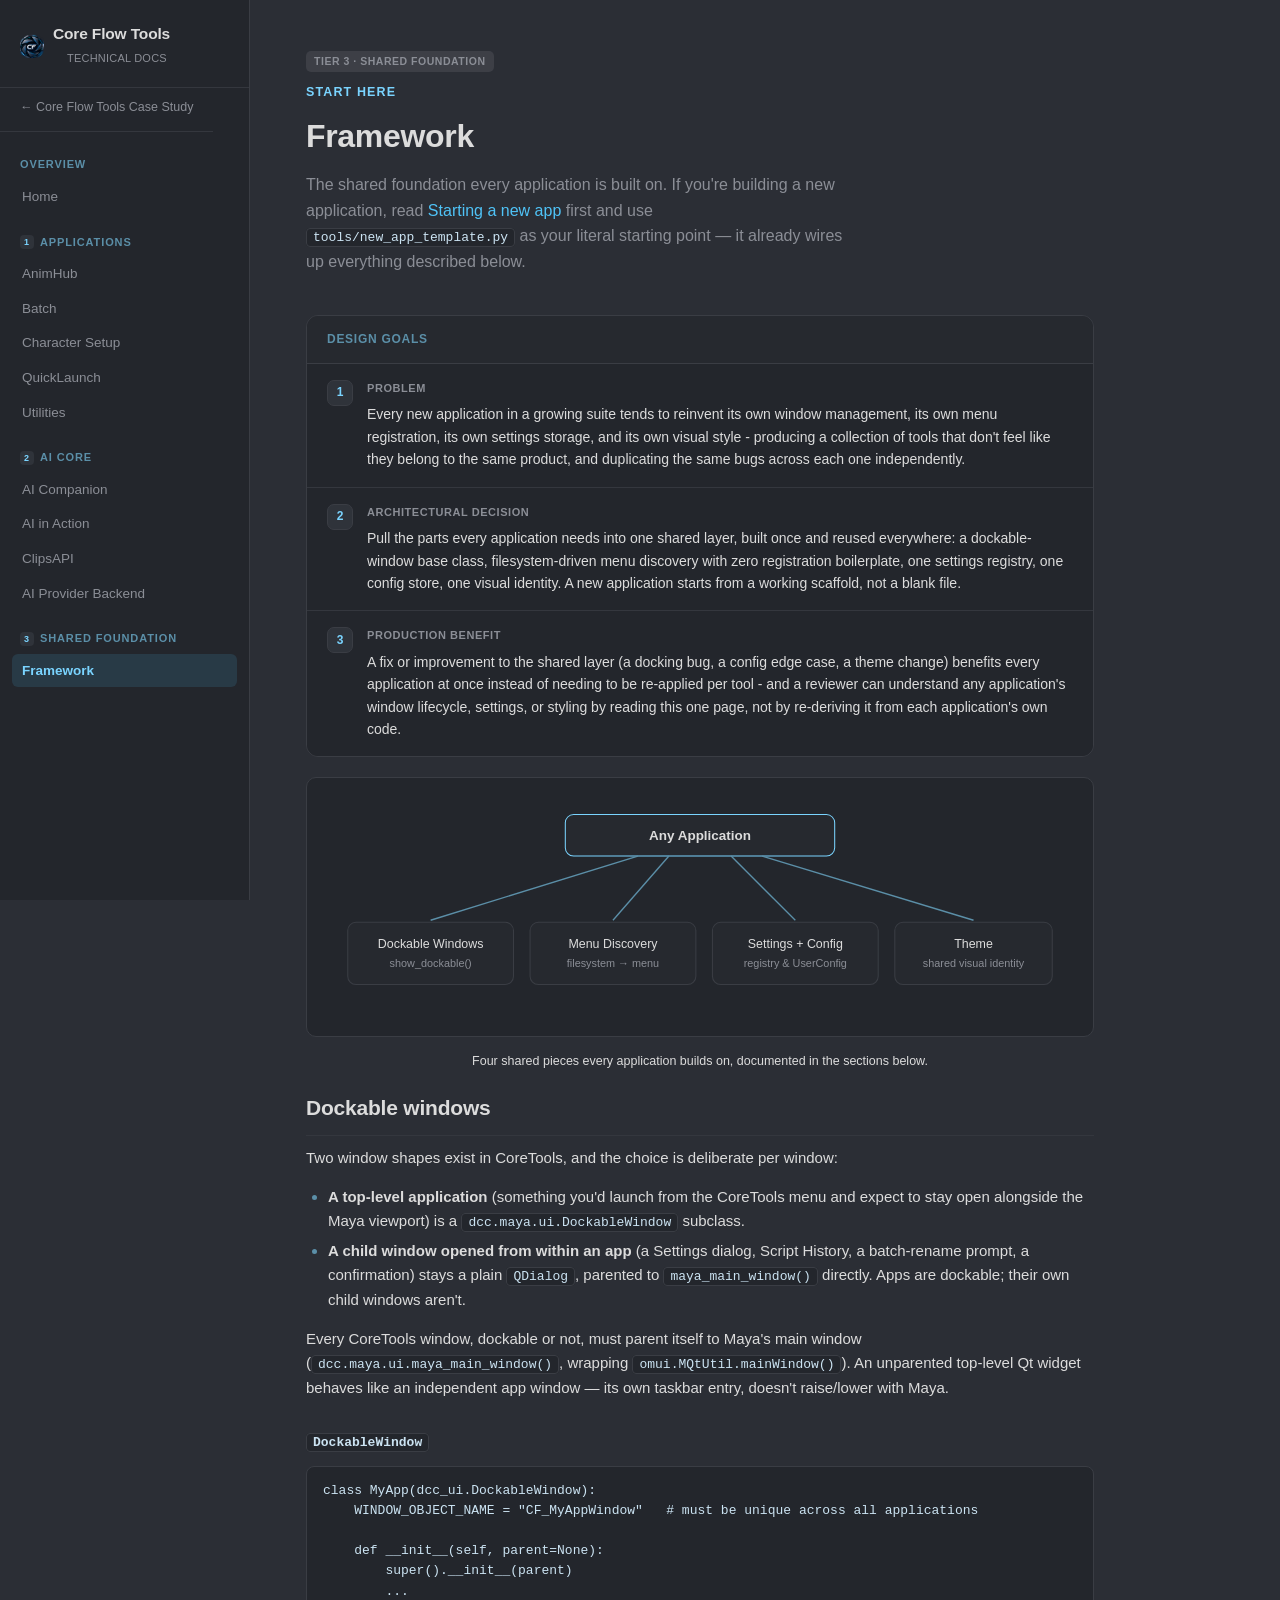
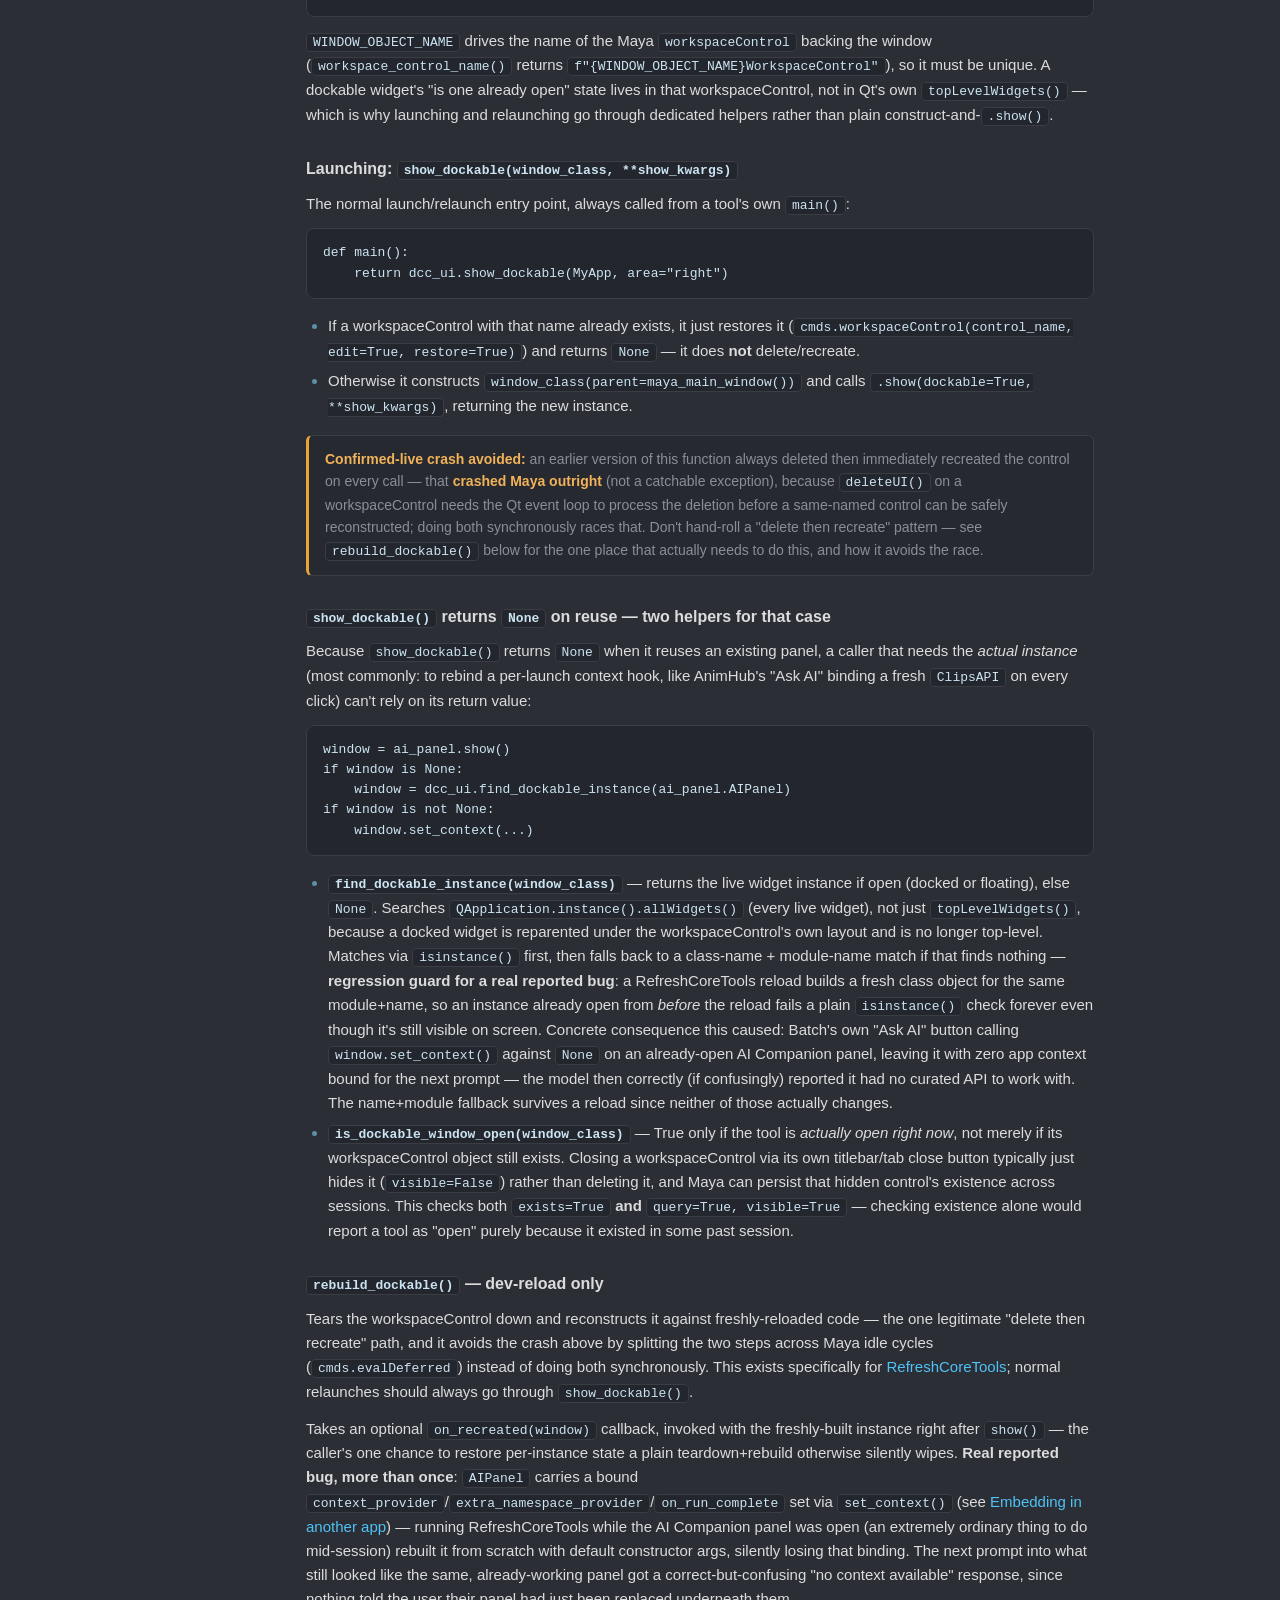
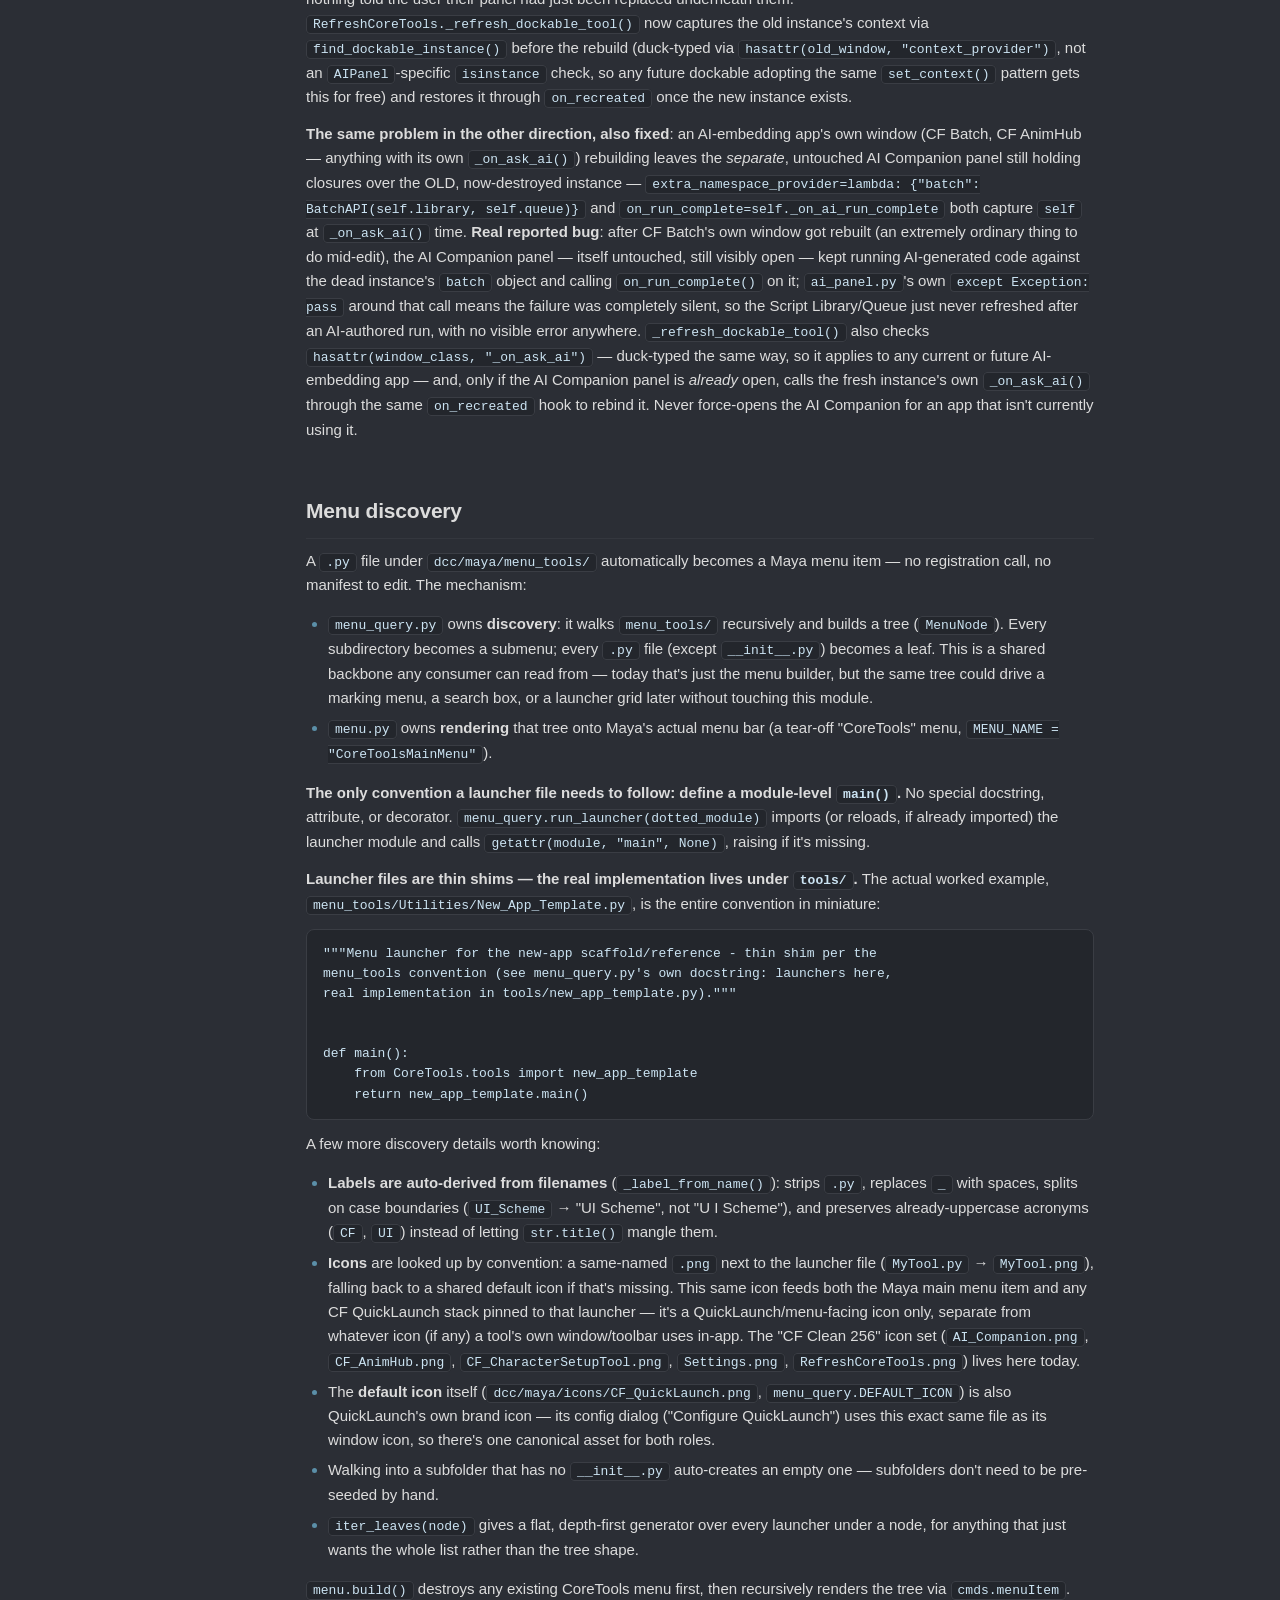
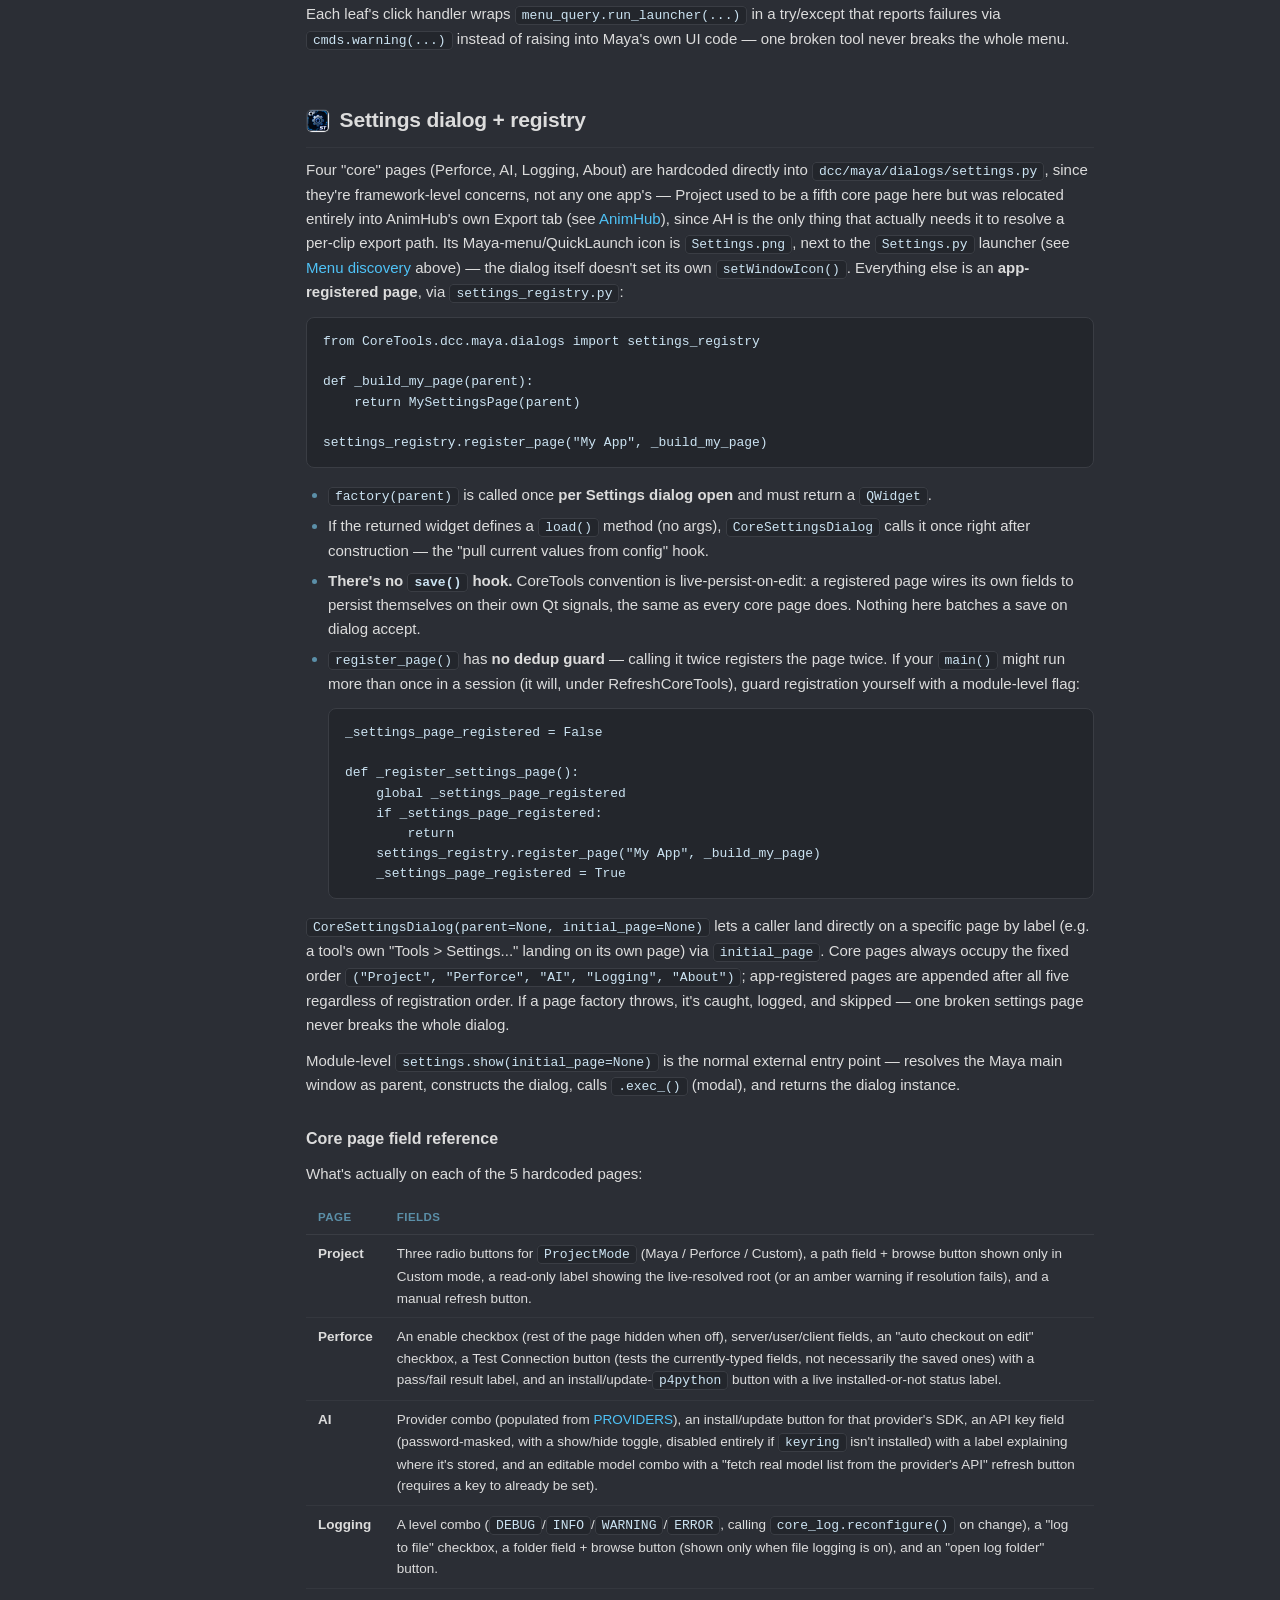
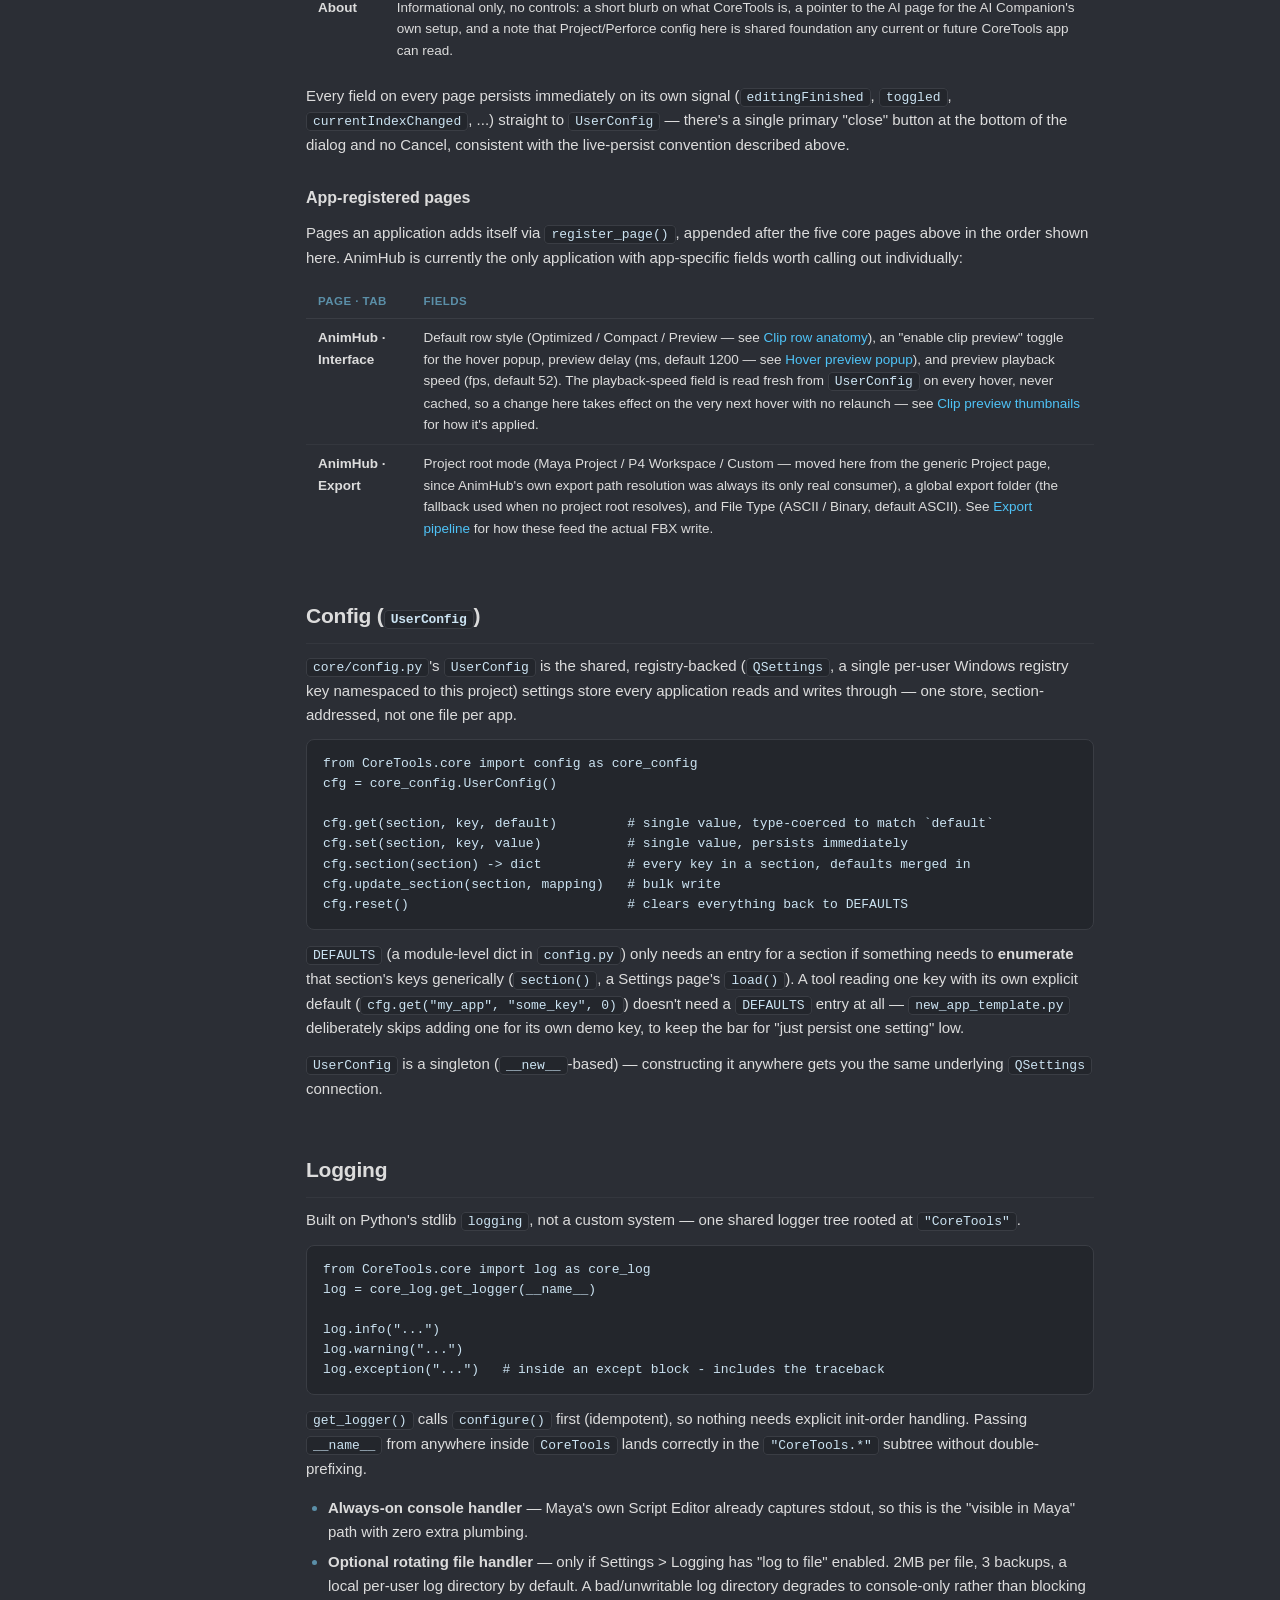
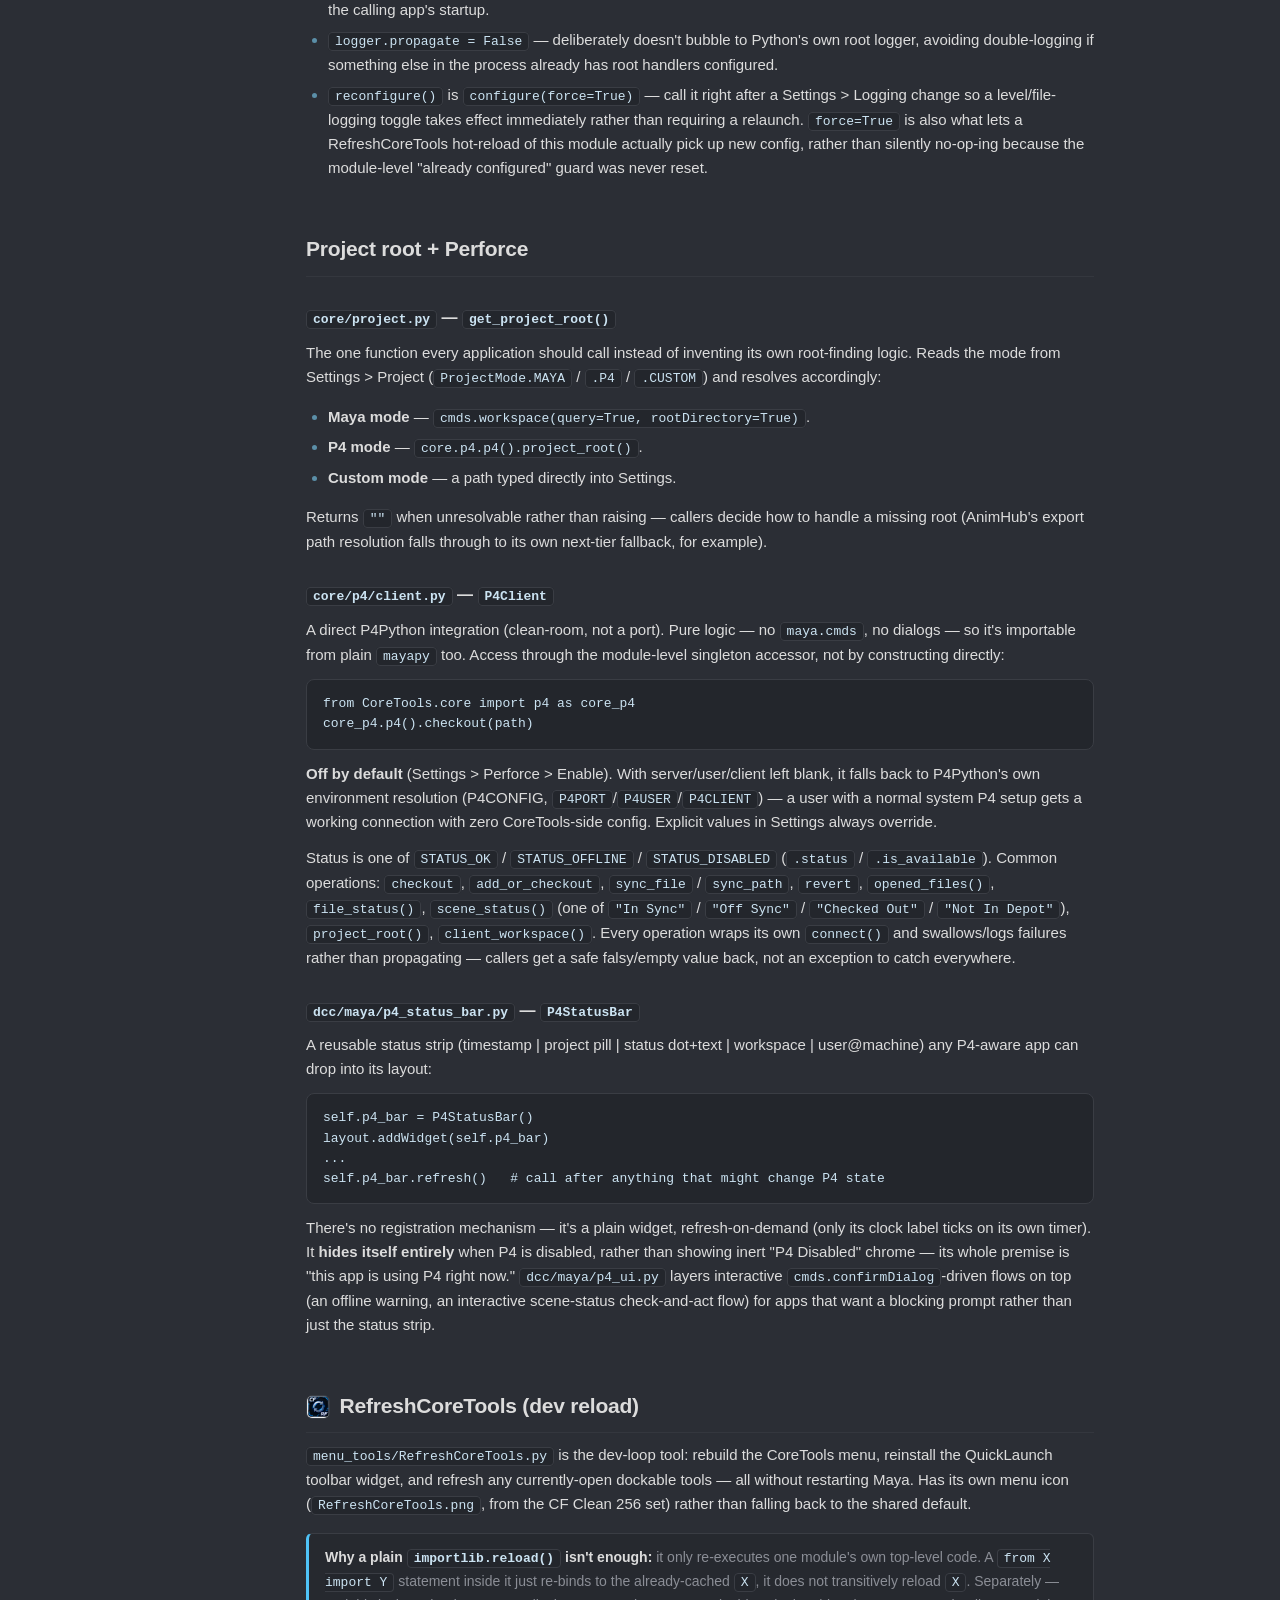
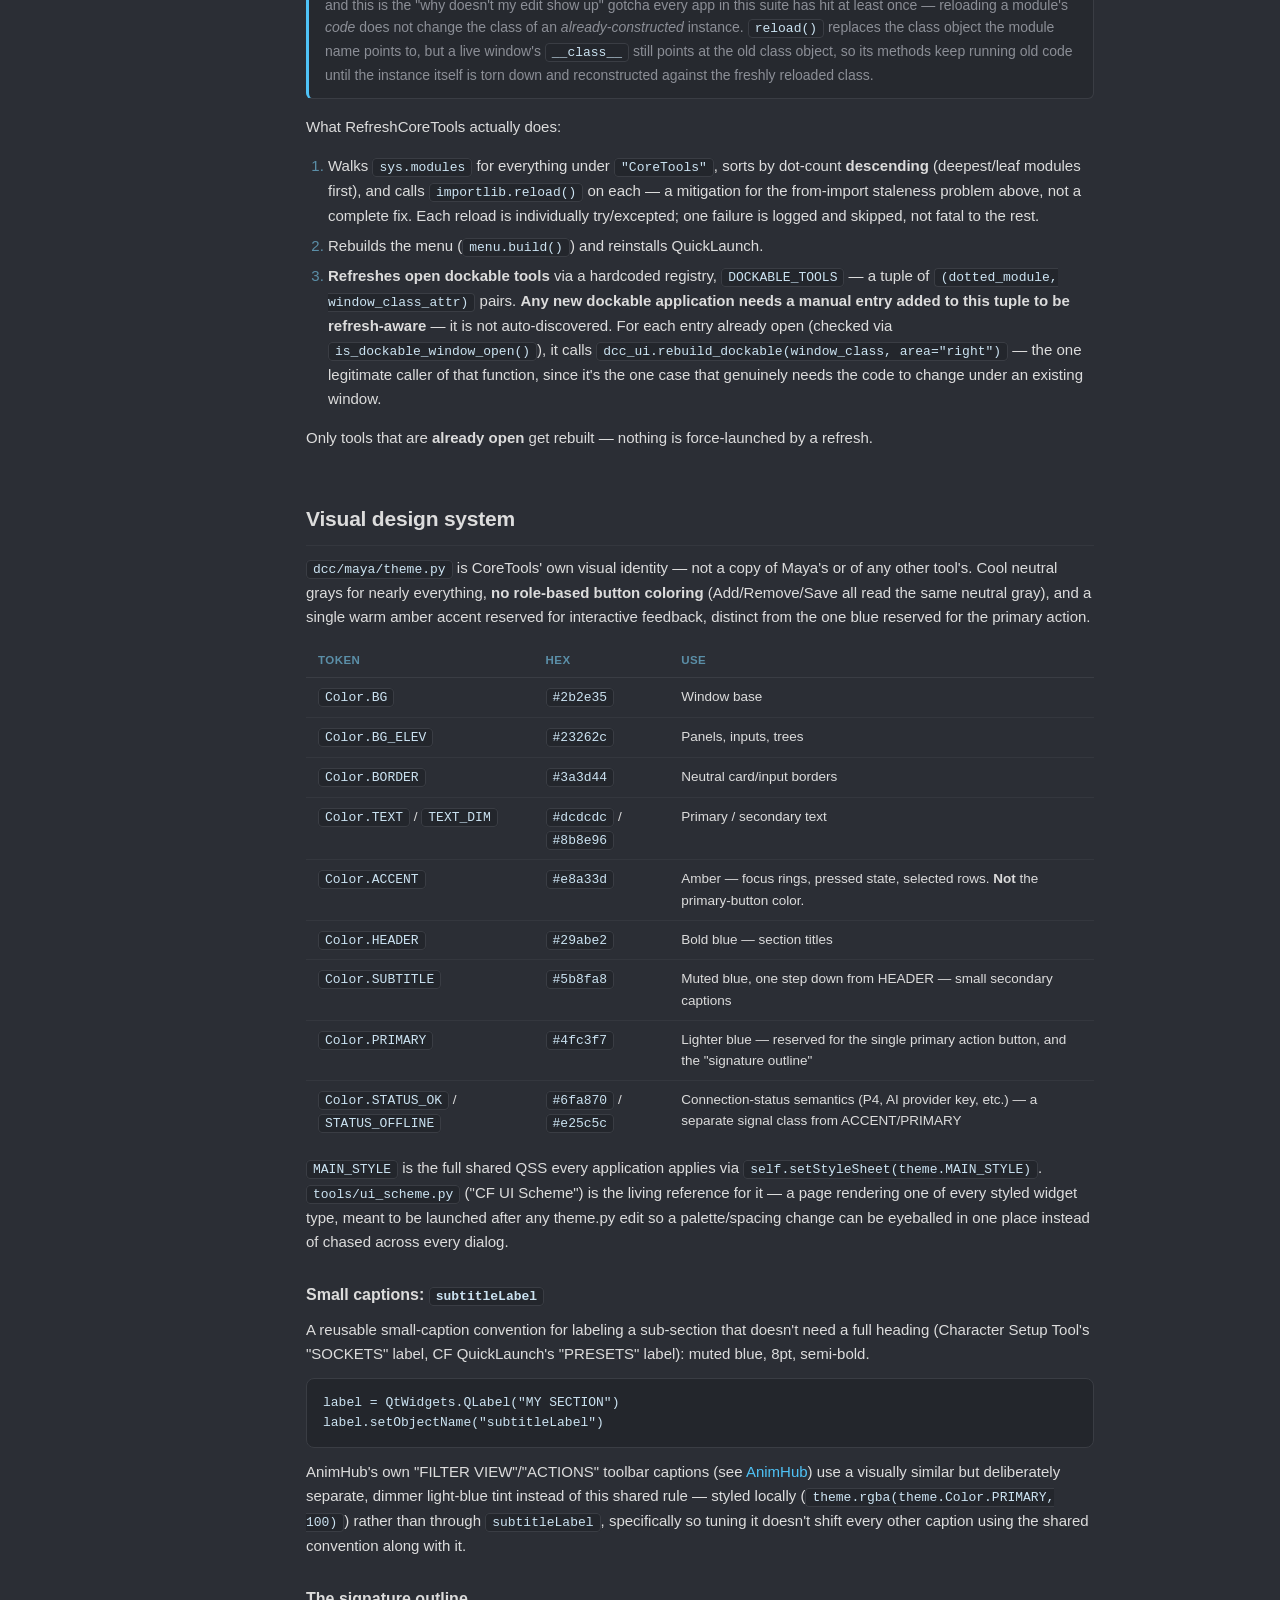
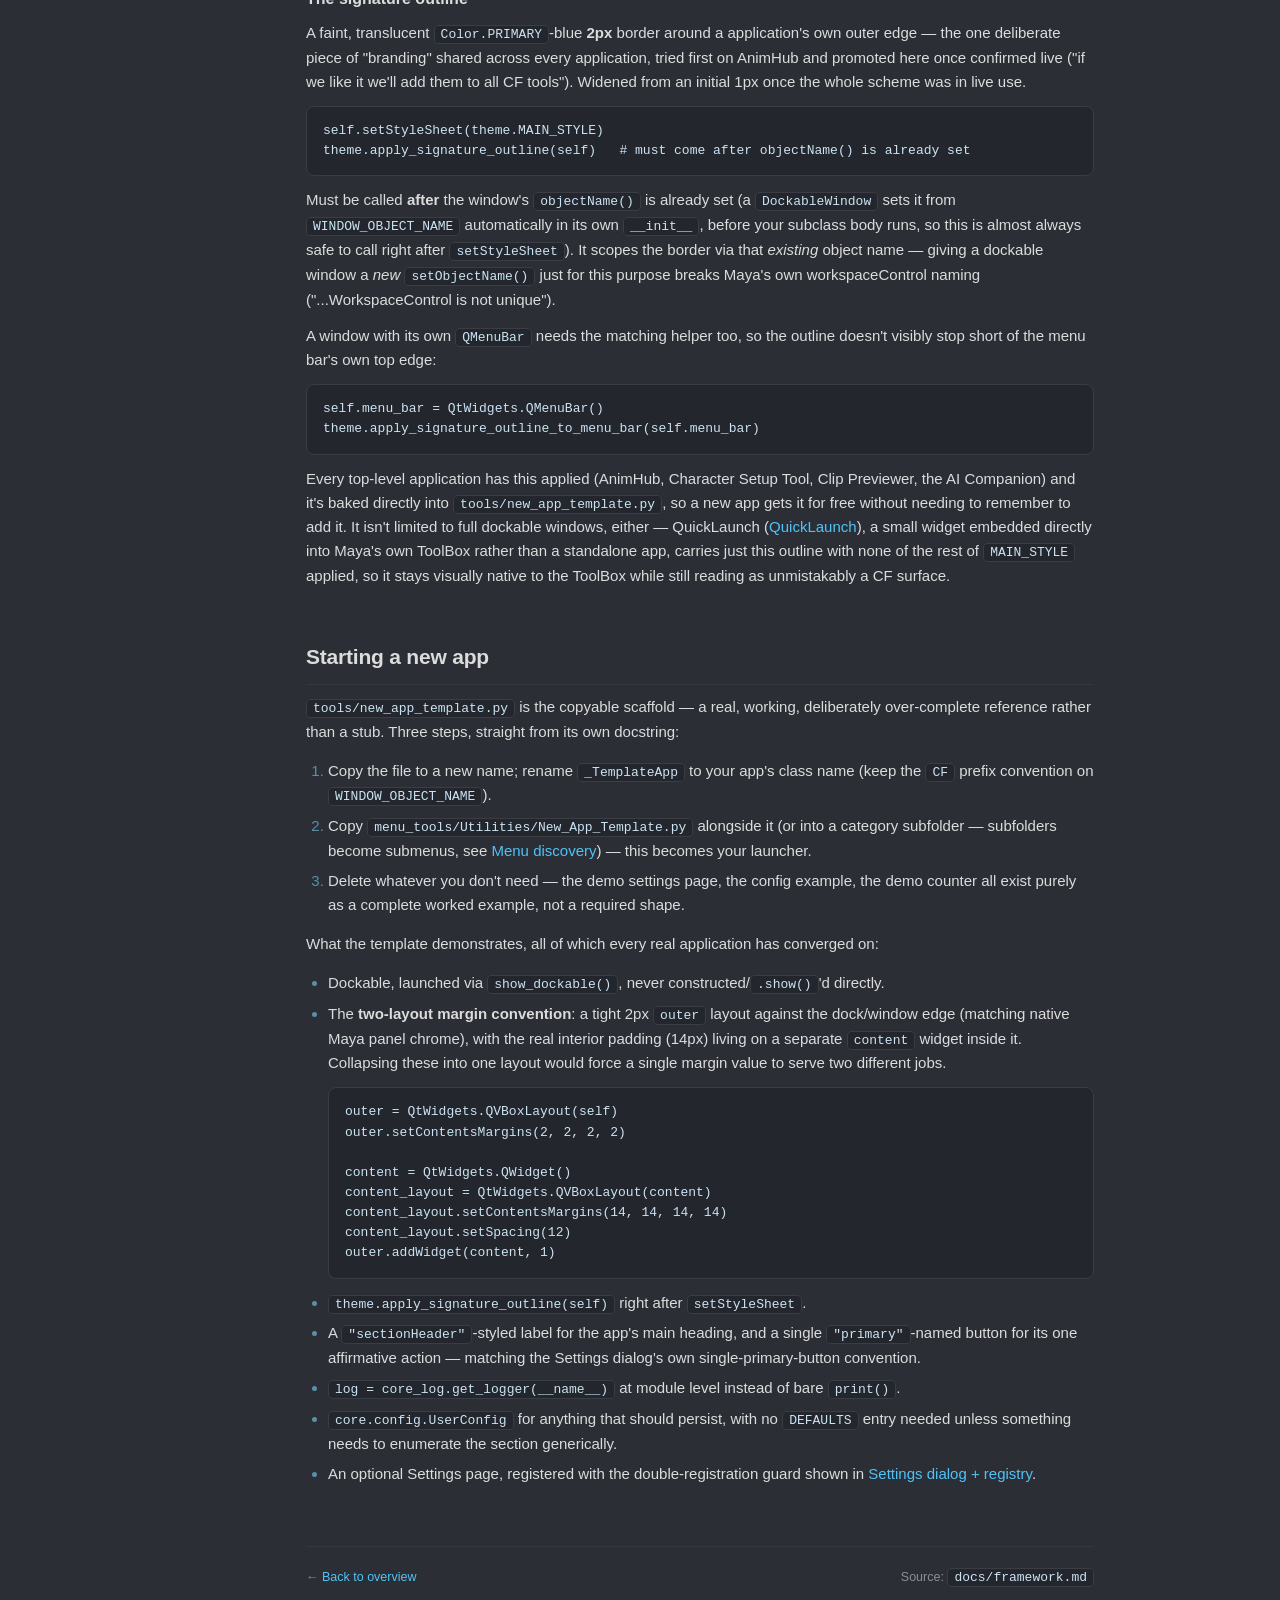
<file: framework.html>
<!doctype html>
<html lang="en">
<head>
<meta charset="UTF-8">
<title>Framework — Core Flow Tools Docs</title>
<link rel="stylesheet" href="assets/docs.css">
</head>
<body>
<div class="shell">
  <nav class="sidebar">
    <div class="brand">
      <img class="logo" src="assets/img/coreflow-logo.png" alt="">
      <a href="index.html">Core Flow Tools<span class="tag">Technical Docs</span></a>
    </div>
    <div class="case-study-link">
      <a href="../">&larr; Core Flow Tools Case Study</a>
    </div>
    <div class="nav-group">
      <h6>Overview</h6>
      <ul><li><a href="index.html">Home</a></li></ul>
    </div>
    <div class="nav-group">
      <h6 class="tier"><span class="tier-index">1</span>Applications</h6>
      <ul>
        <li><a href="app-animhub.html">AnimHub</a></li>
        <li><a href="app-batch.html">Batch</a></li>
        <li><a href="app-character-setup.html">Character Setup</a></li>
        <li><a href="app-quicklaunch.html">QuickLaunch</a></li>
        <li><a href="app-utilities.html">Utilities</a></li>
      </ul>
    </div>
    <div class="nav-group">
      <h6 class="tier"><span class="tier-index">2</span>AI Core</h6>
      <ul>
        <li><a href="app-ai-companion.html">AI Companion</a></li>
        <li><a href="ai-showcase.html">AI in Action</a></li>
        <li><a href="api-clips.html">ClipsAPI</a></li>
        <li><a href="api-ai-providers.html">AI Provider Backend</a></li>
      </ul>
    </div>
    <div class="nav-group">
      <h6 class="tier"><span class="tier-index">3</span>Shared Foundation</h6>
      <ul><li><a href="framework.html" class="active">Framework</a></li></ul>
    </div>
  </nav>

  <main class="content">
    <header class="doc-header">
      <div class="tier-pill foundation">Tier 3 &middot; Shared Foundation</div>
      <div class="kicker">Start Here</div>
      <h1>Framework</h1>
      <p class="sub">The shared foundation every application is built on. If you're
      building a new application, read <a href="#starting-a-new-app">Starting a new
      app</a> first and use <code>tools/new_app_template.py</code> as your
      literal starting point &mdash; it already wires up everything described
      below.</p>
    </header>

    <div class="design-goals">
      <div class="dg-head">Design goals</div>
      <div class="dg-row">
        <div class="dg-num">1</div>
        <div class="dg-label">Problem</div>
        <p class="dg-body">Every new application in a growing suite tends to
        reinvent its own window management, its own menu registration, its
        own settings storage, and its own visual style - producing a
        collection of tools that don't feel like they belong to the same
        product, and duplicating the same bugs across each one independently.</p>
      </div>
      <div class="dg-row">
        <div class="dg-num">2</div>
        <div class="dg-label">Architectural decision</div>
        <p class="dg-body">Pull the parts every application needs into one
        shared layer, built once and reused everywhere: a dockable-window
        base class, filesystem-driven menu discovery with zero registration
        boilerplate, one settings registry, one config store, one visual
        identity. A new application starts from a working scaffold, not a
        blank file.</p>
      </div>
      <div class="dg-row">
        <div class="dg-num">3</div>
        <div class="dg-label">Production benefit</div>
        <p class="dg-body">A fix or improvement to the shared layer (a
        docking bug, a config edge case, a theme change) benefits every
        application at once instead of needing to be re-applied per tool -
        and a reviewer can understand any application's window lifecycle,
        settings, or styling by reading this one page, not by re-deriving it
        from each application's own code.</p>
      </div>
    </div>

    <div class="diagram-wrap">
      <svg viewBox="0 0 720 210" xmlns="http://www.w3.org/2000/svg" role="img"
           aria-label="Framework diagram: every application depends on four shared framework pieces - dockable windows, menu discovery, settings registry and config, and the theme system.">
        <g font-family="'Segoe UI', sans-serif">
          <rect x="230" y="16" width="260" height="40" rx="8" fill="#26292f" stroke="#7ad4ff"></rect>
          <text x="360" y="41" text-anchor="middle" font-size="13" fill="#dcdcdc" font-weight="600">Any Application</text>

          <rect x="20" y="120" width="160" height="60" rx="8" fill="#26292f" stroke="#3a3d44"></rect>
          <text x="100" y="145" text-anchor="middle" font-size="12" fill="#dcdcdc">Dockable Windows</text>
          <text x="100" y="163" text-anchor="middle" font-size="10.5" fill="#8b8e96">show_dockable()</text>

          <rect x="196" y="120" width="160" height="60" rx="8" fill="#26292f" stroke="#3a3d44"></rect>
          <text x="276" y="145" text-anchor="middle" font-size="12" fill="#dcdcdc">Menu Discovery</text>
          <text x="276" y="163" text-anchor="middle" font-size="10.5" fill="#8b8e96">filesystem &rarr; menu</text>

          <rect x="372" y="120" width="160" height="60" rx="8" fill="#26292f" stroke="#3a3d44"></rect>
          <text x="452" y="145" text-anchor="middle" font-size="12" fill="#dcdcdc">Settings + Config</text>
          <text x="452" y="163" text-anchor="middle" font-size="10.5" fill="#8b8e96">registry &amp; UserConfig</text>

          <rect x="548" y="120" width="152" height="60" rx="8" fill="#26292f" stroke="#3a3d44"></rect>
          <text x="624" y="145" text-anchor="middle" font-size="12" fill="#dcdcdc">Theme</text>
          <text x="624" y="163" text-anchor="middle" font-size="10.5" fill="#8b8e96">shared visual identity</text>

          <line x1="300" y1="56" x2="100" y2="118" stroke="#5b8fa8" stroke-width="1.3"></line>
          <line x1="330" y1="56" x2="276" y2="118" stroke="#5b8fa8" stroke-width="1.3"></line>
          <line x1="390" y1="56" x2="452" y2="118" stroke="#5b8fa8" stroke-width="1.3"></line>
          <line x1="420" y1="56" x2="624" y2="118" stroke="#5b8fa8" stroke-width="1.3"></line>
        </g>
      </svg>
    </div>
    <p class="diagram-caption">Four shared pieces every application builds on,
    documented in the sections below.</p>

    <h2 id="dockable-windows">Dockable windows</h2>
    <p>Two window shapes exist in CoreTools, and the choice is deliberate per window:</p>
    <ul>
      <li><strong>A top-level application</strong> (something you'd launch from the CoreTools
        menu and expect to stay open alongside the Maya viewport) is a
        <code>dcc.maya.ui.DockableWindow</code> subclass.</li>
      <li><strong>A child window opened from within an app</strong> (a Settings dialog,
        Script History, a batch-rename prompt, a confirmation) stays a plain
        <code>QDialog</code>, parented to <code>maya_main_window()</code> directly. Apps
        are dockable; their own child windows aren't.</li>
    </ul>
    <p>Every CoreTools window, dockable or not, must parent itself to Maya's main
    window (<code>dcc.maya.ui.maya_main_window()</code>, wrapping
    <code>omui.MQtUtil.mainWindow()</code>). An unparented top-level Qt widget
    behaves like an independent app window &mdash; its own taskbar entry,
    doesn't raise/lower with Maya.</p>

    <h3><code>DockableWindow</code></h3>
    <pre><code>class MyApp(dcc_ui.DockableWindow):
    WINDOW_OBJECT_NAME = "CF_MyAppWindow"   # must be unique across all applications

    def __init__(self, parent=None):
        super().__init__(parent)
        ...</code></pre>
    <p><code>WINDOW_OBJECT_NAME</code> drives the name of the Maya
    <code>workspaceControl</code> backing the window
    (<code>workspace_control_name()</code> returns
    <code>f"{WINDOW_OBJECT_NAME}WorkspaceControl"</code>), so it must be unique. A
    dockable widget's "is one already open" state lives in that
    workspaceControl, not in Qt's own <code>topLevelWidgets()</code> &mdash; which
    is why launching and relaunching go through dedicated helpers rather than
    plain construct-and-<code>.show()</code>.</p>

    <h3>Launching: <code>show_dockable(window_class, **show_kwargs)</code></h3>
    <p>The normal launch/relaunch entry point, always called from a tool's own <code>main()</code>:</p>
    <pre><code>def main():
    return dcc_ui.show_dockable(MyApp, area="right")</code></pre>
    <ul>
      <li>If a workspaceControl with that name already exists, it just restores it
        (<code>cmds.workspaceControl(control_name, edit=True, restore=True)</code>)
        and returns <code>None</code> &mdash; it does <strong>not</strong> delete/recreate.</li>
      <li>Otherwise it constructs <code>window_class(parent=maya_main_window())</code>
        and calls <code>.show(dockable=True, **show_kwargs)</code>, returning the new
        instance.</li>
    </ul>
    <div class="note warn">
      <strong>Confirmed-live crash avoided:</strong> an earlier version of this
      function always deleted then immediately recreated the control on every
      call &mdash; that <strong>crashed Maya outright</strong> (not a catchable
      exception), because <code>deleteUI()</code> on a workspaceControl needs the
      Qt event loop to process the deletion before a same-named control can be
      safely reconstructed; doing both synchronously races that. Don't
      hand-roll a "delete then recreate" pattern &mdash; see
      <code>rebuild_dockable()</code> below for the one place that actually needs
      to do this, and how it avoids the race.
    </div>

    <h3><code>show_dockable()</code> returns <code>None</code> on reuse &mdash; two helpers for that case</h3>
    <p>Because <code>show_dockable()</code> returns <code>None</code> when it reuses an
    existing panel, a caller that needs the <em>actual instance</em> (most
    commonly: to rebind a per-launch context hook, like AnimHub's "Ask AI"
    binding a fresh <code>ClipsAPI</code> on every click) can't rely on its return
    value:</p>
    <pre><code>window = ai_panel.show()
if window is None:
    window = dcc_ui.find_dockable_instance(ai_panel.AIPanel)
if window is not None:
    window.set_context(...)</code></pre>
    <ul>
      <li><strong><code>find_dockable_instance(window_class)</code></strong> &mdash; returns
        the live widget instance if open (docked or floating), else
        <code>None</code>. Searches <code>QApplication.instance().allWidgets()</code>
        (every live widget), not just <code>topLevelWidgets()</code>, because a
        docked widget is reparented under the workspaceControl's own layout and
        is no longer top-level. Matches via <code>isinstance()</code> first,
        then falls back to a class-name + module-name match if that finds
        nothing &mdash; <strong>regression guard for a real reported
        bug</strong>: a RefreshCoreTools reload builds a fresh class object
        for the same module+name, so an instance already open from
        <em>before</em> the reload fails a plain <code>isinstance()</code>
        check forever even though it's still visible on screen. Concrete
        consequence this caused: Batch's own "Ask AI" button calling
        <code>window.set_context()</code> against <code>None</code> on an
        already-open AI Companion panel, leaving it with zero app context
        bound for the next prompt &mdash; the model then correctly (if
        confusingly) reported it had no curated API to work with. The
        name+module fallback survives a reload since neither of those
        actually changes.</li>
      <li><strong><code>is_dockable_window_open(window_class)</code></strong> &mdash; True
        only if the tool is <em>actually open right now</em>, not merely if its
        workspaceControl object still exists. Closing a workspaceControl via its
        own titlebar/tab close button typically just hides it
        (<code>visible=False</code>) rather than deleting it, and Maya can persist
        that hidden control's existence across sessions. This checks both
        <code>exists=True</code> <strong>and</strong> <code>query=True, visible=True</code> &mdash;
        checking existence alone would report a tool as "open" purely because it
        existed in some past session.</li>
    </ul>

    <h3><code>rebuild_dockable()</code> &mdash; dev-reload only</h3>
    <p>Tears the workspaceControl down and reconstructs it against
    freshly-reloaded code &mdash; the one legitimate "delete then recreate" path,
    and it avoids the crash above by splitting the two steps across Maya idle
    cycles (<code>cmds.evalDeferred</code>) instead of doing both synchronously.
    This exists specifically for
    <a href="#refreshcoretools-dev-reload">RefreshCoreTools</a>; normal
    relaunches should always go through <code>show_dockable()</code>.</p>
    <p>Takes an optional <code>on_recreated(window)</code> callback, invoked
    with the freshly-built instance right after <code>show()</code> &mdash;
    the caller's one chance to restore per-instance state a plain
    teardown+rebuild otherwise silently wipes. <strong>Real reported bug,
    more than once</strong>: <code>AIPanel</code> carries a bound
    <code>context_provider</code>/<code>extra_namespace_provider</code>/<code>on_run_complete</code>
    set via <code>set_context()</code> (see
    <a href="app-ai-companion.html#embedding">Embedding in another
    app</a>) &mdash; running RefreshCoreTools while the AI Companion panel
    was open (an extremely ordinary thing to do mid-session) rebuilt it
    from scratch with default constructor args, silently losing that
    binding. The next prompt into what still looked like the same,
    already-working panel got a correct-but-confusing "no context
    available" response, since nothing told the user their panel had
    just been replaced underneath them.
    <code>RefreshCoreTools._refresh_dockable_tool()</code> now captures
    the old instance's context via <code>find_dockable_instance()</code>
    before the rebuild (duck-typed via
    <code>hasattr(old_window, "context_provider")</code>, not an
    <code>AIPanel</code>-specific <code>isinstance</code> check, so any
    future dockable adopting the same <code>set_context()</code> pattern
    gets this for free) and restores it through <code>on_recreated</code>
    once the new instance exists.</p>
    <p><strong>The same problem in the other direction, also fixed</strong>: an
    AI-embedding app's own window (CF Batch, CF AnimHub &mdash; anything with
    its own <code>_on_ask_ai()</code>) rebuilding leaves the <em>separate</em>,
    untouched AI Companion panel still holding closures over the OLD,
    now-destroyed instance &mdash;
    <code>extra_namespace_provider=lambda: {"batch": BatchAPI(self.library, self.queue)}</code>
    and <code>on_run_complete=self._on_ai_run_complete</code> both capture
    <code>self</code> at <code>_on_ask_ai()</code> time. <strong>Real reported
    bug</strong>: after CF Batch's own window got rebuilt (an extremely
    ordinary thing to do mid-edit), the AI Companion panel &mdash; itself
    untouched, still visibly open &mdash; kept running AI-generated code
    against the dead instance's <code>batch</code> object and calling
    <code>on_run_complete()</code> on it; <code>ai_panel.py</code>'s own
    <code>except Exception: pass</code> around that call means the failure was
    completely silent, so the Script Library/Queue just never refreshed after
    an AI-authored run, with no visible error anywhere.
    <code>_refresh_dockable_tool()</code> also checks
    <code>hasattr(window_class, "_on_ask_ai")</code> &mdash; duck-typed the
    same way, so it applies to any current or future AI-embedding app &mdash;
    and, only if the AI Companion panel is <em>already</em> open, calls the
    fresh instance's own <code>_on_ask_ai()</code> through the same
    <code>on_recreated</code> hook to rebind it. Never force-opens the AI
    Companion for an app that isn't currently using it.</p>

    <h2 id="menu-discovery">Menu discovery</h2>
    <p>A <code>.py</code> file under <code>dcc/maya/menu_tools/</code> automatically
    becomes a Maya menu item &mdash; no registration call, no manifest to edit.
    The mechanism:</p>
    <ul>
      <li><code>menu_query.py</code> owns <strong>discovery</strong>: it walks
        <code>menu_tools/</code> recursively and builds a tree
        (<code>MenuNode</code>). Every subdirectory becomes a submenu; every
        <code>.py</code> file (except <code>__init__.py</code>) becomes a leaf. This is a
        shared backbone any consumer can read from &mdash; today that's just the
        menu builder, but the same tree could drive a marking menu, a search
        box, or a launcher grid later without touching this module.</li>
      <li><code>menu.py</code> owns <strong>rendering</strong> that tree onto Maya's
        actual menu bar (a tear-off "CoreTools" menu,
        <code>MENU_NAME = "CoreToolsMainMenu"</code>).</li>
    </ul>
    <p><strong>The only convention a launcher file needs to follow: define a
    module-level <code>main()</code>.</strong> No special docstring, attribute, or
    decorator. <code>menu_query.run_launcher(dotted_module)</code> imports (or
    reloads, if already imported) the launcher module and calls
    <code>getattr(module, "main", None)</code>, raising if it's missing.</p>
    <p><strong>Launcher files are thin shims &mdash; the real implementation lives
    under <code>tools/</code>.</strong> The actual worked example,
    <code>menu_tools/Utilities/New_App_Template.py</code>, is the entire
    convention in miniature:</p>
    <pre><code>"""Menu launcher for the new-app scaffold/reference - thin shim per the
menu_tools convention (see menu_query.py's own docstring: launchers here,
real implementation in tools/new_app_template.py)."""


def main():
    from CoreTools.tools import new_app_template
    return new_app_template.main()</code></pre>

    <p>A few more discovery details worth knowing:</p>
    <ul>
      <li><strong>Labels are auto-derived from filenames</strong>
        (<code>_label_from_name()</code>): strips <code>.py</code>, replaces <code>_</code>
        with spaces, splits on case boundaries (<code>UI_Scheme</code> &rarr;
        "UI Scheme", not "U I Scheme"), and preserves already-uppercase
        acronyms (<code>CF</code>, <code>UI</code>) instead of letting
        <code>str.title()</code> mangle them.</li>
      <li><strong>Icons</strong> are looked up by convention: a same-named
        <code>.png</code> next to the launcher file (<code>MyTool.py</code> &rarr;
        <code>MyTool.png</code>), falling back to a shared default icon if that's
        missing. This same icon feeds both the Maya main menu item and any CF
        QuickLaunch stack pinned to that launcher &mdash; it's a
        QuickLaunch/menu-facing icon only, separate from whatever icon (if any)
        a tool's own window/toolbar uses in-app. The "CF Clean 256" icon set
        (<code>AI_Companion.png</code>, <code>CF_AnimHub.png</code>,
        <code>CF_CharacterSetupTool.png</code>, <code>Settings.png</code>,
        <code>RefreshCoreTools.png</code>) lives here today.</li>
      <li>The <strong>default icon</strong> itself
        (<code>dcc/maya/icons/CF_QuickLaunch.png</code>,
        <code>menu_query.DEFAULT_ICON</code>) is also QuickLaunch's own brand
        icon &mdash; its config dialog ("Configure QuickLaunch") uses this
        exact same file as its window icon, so there's one canonical asset for
        both roles.</li>
      <li>Walking into a subfolder that has no <code>__init__.py</code>
        auto-creates an empty one &mdash; subfolders don't need to be pre-seeded
        by hand.</li>
      <li><code>iter_leaves(node)</code> gives a flat, depth-first generator over
        every launcher under a node, for anything that just wants the whole
        list rather than the tree shape.</li>
    </ul>
    <p><code>menu.build()</code> destroys any existing CoreTools menu first, then
    recursively renders the tree via <code>cmds.menuItem</code>. Each leaf's click
    handler wraps <code>menu_query.run_launcher(...)</code> in a try/except that
    reports failures via <code>cmds.warning(...)</code> instead of raising into
    Maya's own UI code &mdash; one broken tool never breaks the whole menu.</p>

    <h2 id="settings-dialog--registry">
      <img src="assets/img/icon-settings.png" alt=""
           style="width:24px;height:24px;border-radius:6px;border:1px solid var(--border);vertical-align:-6px;margin-right:4px;">
      Settings dialog + registry
    </h2>
    <p>Four "core" pages (Perforce, AI, Logging, About) are hardcoded directly
    into <code>dcc/maya/dialogs/settings.py</code>, since they're
    framework-level concerns, not any one app's &mdash; Project used to be a
    fifth core page here but was relocated entirely into AnimHub's own
    Export tab (see <a href="app-animhub.html">AnimHub</a>), since AH is
    the only thing that actually needs it to resolve a per-clip export path.
    Its Maya-menu/QuickLaunch icon is <code>Settings.png</code>, next to the
    <code>Settings.py</code> launcher (see
    <a href="#menu-discovery">Menu discovery</a> above) &mdash; the dialog itself
    doesn't set its own <code>setWindowIcon()</code>. Everything else is an
    <strong>app-registered page</strong>, via <code>settings_registry.py</code>:</p>
    <pre><code>from CoreTools.dcc.maya.dialogs import settings_registry

def _build_my_page(parent):
    return MySettingsPage(parent)

settings_registry.register_page("My App", _build_my_page)</code></pre>
    <ul>
      <li><code>factory(parent)</code> is called once <strong>per Settings dialog
        open</strong> and must return a <code>QWidget</code>.</li>
      <li>If the returned widget defines a <code>load()</code> method (no args),
        <code>CoreSettingsDialog</code> calls it once right after construction
        &mdash; the "pull current values from config" hook.</li>
      <li><strong>There's no <code>save()</code> hook.</strong> CoreTools convention is
        live-persist-on-edit: a registered page wires its own fields to persist
        themselves on their own Qt signals, the same as every core page does.
        Nothing here batches a save on dialog accept.</li>
      <li><code>register_page()</code> has <strong>no dedup guard</strong> &mdash; calling
        it twice registers the page twice. If your <code>main()</code> might run
        more than once in a session (it will, under RefreshCoreTools), guard
        registration yourself with a module-level flag:
        <pre><code>_settings_page_registered = False

def _register_settings_page():
    global _settings_page_registered
    if _settings_page_registered:
        return
    settings_registry.register_page("My App", _build_my_page)
    _settings_page_registered = True</code></pre>
      </li>
    </ul>
    <p><code>CoreSettingsDialog(parent=None, initial_page=None)</code> lets a
    caller land directly on a specific page by label (e.g. a tool's own
    "Tools &gt; Settings..." landing on its own page) via <code>initial_page</code>.
    Core pages always occupy the fixed order <code>("Project", "Perforce", "AI",
    "Logging", "About")</code>; app-registered pages are appended after all five
    regardless of registration order. If a page factory throws, it's caught,
    logged, and skipped &mdash; one broken settings page never breaks the whole
    dialog.</p>
    <p>Module-level <code>settings.show(initial_page=None)</code> is the normal
    external entry point &mdash; resolves the Maya main window as parent,
    constructs the dialog, calls <code>.exec_()</code> (modal), and returns the
    dialog instance.</p>

    <h3>Core page field reference</h3>
    <p>What's actually on each of the 5 hardcoded pages:</p>
    <div class="table-wrap">
    <table>
      <tr><th>Page</th><th>Fields</th></tr>
      <tr>
        <td><strong>Project</strong></td>
        <td>Three radio buttons for <code>ProjectMode</code> (Maya / Perforce /
        Custom), a path field + browse button shown only in Custom mode, a
        read-only label showing the live-resolved root (or an amber warning if
        resolution fails), and a manual refresh button.</td>
      </tr>
      <tr>
        <td><strong>Perforce</strong></td>
        <td>An enable checkbox (rest of the page hidden when off),
        server/user/client fields, an "auto checkout on edit" checkbox, a Test
        Connection button (tests the currently-typed fields, not necessarily
        the saved ones) with a pass/fail result label, and an
        install/update-<code>p4python</code> button with a live installed-or-not
        status label.</td>
      </tr>
      <tr>
        <td><strong>AI</strong></td>
        <td>Provider combo (populated from
        <a href="api-ai-providers.html#the-provider-registry">PROVIDERS</a>), an
        install/update button for that provider's SDK, an API key field
        (password-masked, with a show/hide toggle, disabled entirely if
        <code>keyring</code> isn't installed) with a label explaining where it's
        stored, and an editable model combo with a "fetch real model list from
        the provider's API" refresh button (requires a key to already be
        set).</td>
      </tr>
      <tr>
        <td><strong>Logging</strong></td>
        <td>A level combo (<code>DEBUG</code>/<code>INFO</code>/<code>WARNING</code>/<code>ERROR</code>,
        calling <code>core_log.reconfigure()</code> on change), a "log to file"
        checkbox, a folder field + browse button (shown only when file logging
        is on), and an "open log folder" button.</td>
      </tr>
      <tr>
        <td><strong>About</strong></td>
        <td>Informational only, no controls: a short blurb on what CoreTools
        is, a pointer to the AI page for the AI Companion's own setup, and a
        note that Project/Perforce config here is shared foundation any current
        or future CoreTools app can read.</td>
      </tr>
    </table>
    </div>
    <p>Every field on every page persists immediately on its own signal
    (<code>editingFinished</code>, <code>toggled</code>, <code>currentIndexChanged</code>, ...)
    straight to <code>UserConfig</code> &mdash; there's a single primary "close"
    button at the bottom of the dialog and no Cancel, consistent with the
    live-persist convention described above.</p>

    <h3 id="app-registered-pages">App-registered pages</h3>
    <p>Pages an application adds itself via <code>register_page()</code>,
    appended after the five core pages above in the order shown here.
    AnimHub is currently the only application with app-specific fields
    worth calling out individually:</p>
    <div class="table-wrap">
    <table>
      <tr><th>Page &middot; tab</th><th>Fields</th></tr>
      <tr>
        <td id="animhub-interface-settings"><strong>AnimHub &middot;
        Interface</strong></td>
        <td>Default row style (Optimized / Compact / Preview &mdash; see
        <a href="app-animhub.html#clip-row-anatomy">Clip row anatomy</a>), an
        "enable clip preview" toggle for the hover popup, preview delay (ms,
        default 1200 &mdash; see
        <a href="app-animhub.html#hover-preview-popup">Hover preview
        popup</a>), and preview playback speed (fps, default 52). The
        playback-speed field is read fresh from <code>UserConfig</code> on
        every hover, never cached, so a change here takes effect on the very
        next hover with no relaunch &mdash; see
        <a href="app-animhub.html#clip-preview-thumbnails">Clip preview
        thumbnails</a> for how it's applied.</td>
      </tr>
      <tr>
        <td id="animhub-export-settings"><strong>AnimHub &middot;
        Export</strong></td>
        <td>Project root mode (Maya Project / P4 Workspace / Custom &mdash;
        moved here from the generic Project page, since AnimHub's own export
        path resolution was always its only real consumer), a global export
        folder (the fallback used when no project root resolves), and File
        Type (ASCII / Binary, default ASCII). See
        <a href="app-animhub.html#export-pipeline">Export pipeline</a> for
        how these feed the actual FBX write.</td>
      </tr>
    </table>
    </div>

    <h2 id="config-userconfig">Config (<code>UserConfig</code>)</h2>
    <p><code>core/config.py</code>'s <code>UserConfig</code> is the shared,
    registry-backed (<code>QSettings</code>, a single per-user Windows registry
    key namespaced to this project) settings store every application reads
    and writes through &mdash; one store, section-addressed, not one file per
    app.</p>
    <pre><code>from CoreTools.core import config as core_config
cfg = core_config.UserConfig()

cfg.get(section, key, default)         # single value, type-coerced to match `default`
cfg.set(section, key, value)           # single value, persists immediately
cfg.section(section) -&gt; dict           # every key in a section, defaults merged in
cfg.update_section(section, mapping)   # bulk write
cfg.reset()                            # clears everything back to DEFAULTS</code></pre>
    <p><code>DEFAULTS</code> (a module-level dict in <code>config.py</code>) only needs
    an entry for a section if something needs to <strong>enumerate</strong> that
    section's keys generically (<code>section()</code>, a Settings page's
    <code>load()</code>). A tool reading one key with its own explicit default
    (<code>cfg.get("my_app", "some_key", 0)</code>) doesn't need a
    <code>DEFAULTS</code> entry at all &mdash; <code>new_app_template.py</code>
    deliberately skips adding one for its own demo key, to keep the bar for
    "just persist one setting" low.</p>
    <p><code>UserConfig</code> is a singleton (<code>__new__</code>-based) &mdash;
    constructing it anywhere gets you the same underlying <code>QSettings</code>
    connection.</p>

    <h2 id="logging">Logging</h2>
    <p>Built on Python's stdlib <code>logging</code>, not a custom system &mdash; one
    shared logger tree rooted at <code>"CoreTools"</code>.</p>
    <pre><code>from CoreTools.core import log as core_log
log = core_log.get_logger(__name__)

log.info("...")
log.warning("...")
log.exception("...")   # inside an except block - includes the traceback</code></pre>
    <p><code>get_logger()</code> calls <code>configure()</code> first (idempotent), so
    nothing needs explicit init-order handling. Passing <code>__name__</code> from
    anywhere inside <code>CoreTools</code> lands correctly in the
    <code>"CoreTools.*"</code> subtree without double-prefixing.</p>
    <ul>
      <li><strong>Always-on console handler</strong> &mdash; Maya's own Script Editor
        already captures stdout, so this is the "visible in Maya" path with
        zero extra plumbing.</li>
      <li><strong>Optional rotating file handler</strong> &mdash; only if Settings &gt;
        Logging has "log to file" enabled. 2MB per file, 3 backups, a local
        per-user log directory by default. A bad/unwritable log directory
        degrades to console-only rather than blocking the calling app's
        startup.</li>
      <li><code>logger.propagate = False</code> &mdash; deliberately doesn't bubble to
        Python's own root logger, avoiding double-logging if something else in
        the process already has root handlers configured.</li>
      <li><code>reconfigure()</code> is <code>configure(force=True)</code> &mdash; call it
        right after a Settings &gt; Logging change so a level/file-logging
        toggle takes effect immediately rather than requiring a relaunch.
        <code>force=True</code> is also what lets a RefreshCoreTools hot-reload of
        this module actually pick up new config, rather than silently no-op-ing
        because the module-level "already configured" guard was never
        reset.</li>
    </ul>

    <h2 id="project-root--perforce">Project root + Perforce</h2>
    <h3><code>core/project.py</code> &mdash; <code>get_project_root()</code></h3>
    <p>The one function every application should call instead of inventing its own
    root-finding logic. Reads the mode from Settings &gt; Project
    (<code>ProjectMode.MAYA</code> / <code>.P4</code> / <code>.CUSTOM</code>) and resolves
    accordingly:</p>
    <ul>
      <li><strong>Maya mode</strong> &mdash; <code>cmds.workspace(query=True, rootDirectory=True)</code>.</li>
      <li><strong>P4 mode</strong> &mdash; <code>core.p4.p4().project_root()</code>.</li>
      <li><strong>Custom mode</strong> &mdash; a path typed directly into Settings.</li>
    </ul>
    <p>Returns <code>""</code> when unresolvable rather than raising &mdash; callers
    decide how to handle a missing root (AnimHub's export path resolution
    falls through to its own next-tier fallback, for example).</p>

    <h3><code>core/p4/client.py</code> &mdash; <code>P4Client</code></h3>
    <p>A direct P4Python integration (clean-room, not a
    port). Pure logic &mdash; no <code>maya.cmds</code>, no dialogs &mdash; so it's
    importable from plain <code>mayapy</code> too. Access through the module-level
    singleton accessor, not by constructing directly:</p>
    <pre><code>from CoreTools.core import p4 as core_p4
core_p4.p4().checkout(path)</code></pre>
    <p><strong>Off by default</strong> (Settings &gt; Perforce &gt; Enable). With
    server/user/client left blank, it falls back to P4Python's own environment
    resolution (P4CONFIG, <code>P4PORT</code>/<code>P4USER</code>/<code>P4CLIENT</code>) &mdash; a
    user with a normal system P4 setup gets a working connection with zero
    CoreTools-side config. Explicit values in Settings always override.</p>
    <p>Status is one of <code>STATUS_OK</code> / <code>STATUS_OFFLINE</code> /
    <code>STATUS_DISABLED</code> (<code>.status</code> / <code>.is_available</code>). Common
    operations: <code>checkout</code>, <code>add_or_checkout</code>, <code>sync_file</code> /
    <code>sync_path</code>, <code>revert</code>, <code>opened_files()</code>, <code>file_status()</code>,
    <code>scene_status()</code> (one of <code>"In Sync"</code> / <code>"Off Sync"</code> /
    <code>"Checked Out"</code> / <code>"Not In Depot"</code>), <code>project_root()</code>,
    <code>client_workspace()</code>. Every operation wraps its own <code>connect()</code>
    and swallows/logs failures rather than propagating &mdash; callers get a safe
    falsy/empty value back, not an exception to catch everywhere.</p>

    <h3><code>dcc/maya/p4_status_bar.py</code> &mdash; <code>P4StatusBar</code></h3>
    <p>A reusable status strip (timestamp | project pill | status dot+text |
    workspace | user@machine) any P4-aware app can drop into its layout:</p>
    <pre><code>self.p4_bar = P4StatusBar()
layout.addWidget(self.p4_bar)
...
self.p4_bar.refresh()   # call after anything that might change P4 state</code></pre>
    <p>There's no registration mechanism &mdash; it's a plain widget,
    refresh-on-demand (only its clock label ticks on its own timer). It
    <strong>hides itself entirely</strong> when P4 is disabled, rather than
    showing inert "P4 Disabled" chrome &mdash; its whole premise is "this app is
    using P4 right now." <code>dcc/maya/p4_ui.py</code> layers interactive
    <code>cmds.confirmDialog</code>-driven flows on top (an offline warning, an
    interactive scene-status check-and-act flow) for apps that want a blocking
    prompt rather than just the status strip.</p>

    <h2 id="refreshcoretools-dev-reload">
      <img src="assets/img/icon-refresh.png" alt=""
           style="width:24px;height:24px;border-radius:6px;border:1px solid var(--border);vertical-align:-6px;margin-right:4px;">
      RefreshCoreTools (dev reload)
    </h2>
    <p><code>menu_tools/RefreshCoreTools.py</code> is the dev-loop tool: rebuild
    the CoreTools menu, reinstall the QuickLaunch toolbar widget, and refresh
    any currently-open dockable tools &mdash; all without restarting Maya. Has
    its own menu icon (<code>RefreshCoreTools.png</code>, from the CF Clean 256
    set) rather than falling back to the shared default.</p>
    <div class="note">
      <strong>Why a plain <code>importlib.reload()</code> isn't enough:</strong> it
      only re-executes one module's own top-level code. A
      <code>from X import Y</code> statement inside it just re-binds to the
      already-cached <code>X</code>, it does not transitively reload <code>X</code>.
      Separately &mdash; and this is the "why doesn't my edit show up" gotcha
      every app in this suite has hit at least once &mdash; reloading a module's
      <em>code</em> does not change the class of an <em>already-constructed</em>
      instance. <code>reload()</code> replaces the class object the module name
      points to, but a live window's <code>__class__</code> still points at the old
      class object, so its methods keep running old code until the instance
      itself is torn down and reconstructed against the freshly reloaded class.
    </div>
    <p>What RefreshCoreTools actually does:</p>
    <ol>
      <li>Walks <code>sys.modules</code> for everything under
        <code>"CoreTools"</code>, sorts by dot-count <strong>descending</strong>
        (deepest/leaf modules first), and calls <code>importlib.reload()</code> on
        each &mdash; a mitigation for the from-import staleness problem above, not
        a complete fix. Each reload is individually try/excepted; one failure
        is logged and skipped, not fatal to the rest.</li>
      <li>Rebuilds the menu (<code>menu.build()</code>) and reinstalls QuickLaunch.</li>
      <li><strong>Refreshes open dockable tools</strong> via a hardcoded registry,
        <code>DOCKABLE_TOOLS</code> &mdash; a tuple of <code>(dotted_module,
        window_class_attr)</code> pairs. <strong>Any new dockable application needs a
        manual entry added to this tuple to be refresh-aware</strong> &mdash; it is
        not auto-discovered. For each entry already open (checked via
        <code>is_dockable_window_open()</code>), it calls
        <code>dcc_ui.rebuild_dockable(window_class, area="right")</code> &mdash; the
        one legitimate caller of that function, since it's the one case that
        genuinely needs the code to change under an existing window.</li>
    </ol>
    <p>Only tools that are <strong>already open</strong> get rebuilt &mdash; nothing is
    force-launched by a refresh.</p>

    <h2 id="visual-design-system">Visual design system</h2>
    <p><code>dcc/maya/theme.py</code> is CoreTools' own visual identity &mdash; not a
    copy of Maya's or of any other tool's. Cool neutral grays for nearly
    everything, <strong>no role-based button coloring</strong> (Add/Remove/Save all
    read the same neutral gray), and a single warm amber accent reserved for
    interactive feedback, distinct from the one blue reserved for the primary
    action.</p>
    <div class="table-wrap">
    <table>
      <tr><th>Token</th><th>Hex</th><th>Use</th></tr>
      <tr><td><code>Color.BG</code></td><td><code>#2b2e35</code></td><td>Window base</td></tr>
      <tr><td><code>Color.BG_ELEV</code></td><td><code>#23262c</code></td><td>Panels, inputs, trees</td></tr>
      <tr><td><code>Color.BORDER</code></td><td><code>#3a3d44</code></td><td>Neutral card/input borders</td></tr>
      <tr><td><code>Color.TEXT</code> / <code>TEXT_DIM</code></td><td><code>#dcdcdc</code> / <code>#8b8e96</code></td><td>Primary / secondary text</td></tr>
      <tr><td><code>Color.ACCENT</code></td><td><code>#e8a33d</code></td><td>Amber &mdash; focus rings, pressed state, selected rows. <strong>Not</strong> the primary-button color.</td></tr>
      <tr><td><code>Color.HEADER</code></td><td><code>#29abe2</code></td><td>Bold blue &mdash; section titles</td></tr>
      <tr><td><code>Color.SUBTITLE</code></td><td><code>#5b8fa8</code></td><td>Muted blue, one step down from HEADER &mdash; small secondary captions</td></tr>
      <tr><td><code>Color.PRIMARY</code></td><td><code>#4fc3f7</code></td><td>Lighter blue &mdash; reserved for the single primary action button, and the "signature outline"</td></tr>
      <tr><td><code>Color.STATUS_OK</code> / <code>STATUS_OFFLINE</code></td><td><code>#6fa870</code> / <code>#e25c5c</code></td><td>Connection-status semantics (P4, AI provider key, etc.) &mdash; a separate signal class from ACCENT/PRIMARY</td></tr>
    </table>
    </div>
    <p><code>MAIN_STYLE</code> is the full shared QSS every application applies via
    <code>self.setStyleSheet(theme.MAIN_STYLE)</code>. <code>tools/ui_scheme.py</code>
    ("CF UI Scheme") is the living reference for it &mdash; a page rendering one
    of every styled widget type, meant to be launched after any theme.py edit
    so a palette/spacing change can be eyeballed in one place instead of
    chased across every dialog.</p>

    <h3>Small captions: <code>subtitleLabel</code></h3>
    <p>A reusable small-caption convention for labeling a sub-section that
    doesn't need a full heading (Character Setup Tool's "SOCKETS" label, CF
    QuickLaunch's "PRESETS" label): muted blue, 8pt, semi-bold.</p>
    <pre><code>label = QtWidgets.QLabel("MY SECTION")
label.setObjectName("subtitleLabel")</code></pre>
    <p>AnimHub's own "FILTER VIEW"/"ACTIONS" toolbar captions (see
    <a href="app-animhub.html">AnimHub</a>) use a visually similar but
    deliberately separate, dimmer light-blue tint instead of this shared rule
    &mdash; styled locally (<code>theme.rgba(theme.Color.PRIMARY, 100)</code>) rather
    than through <code>subtitleLabel</code>, specifically so tuning it doesn't
    shift every other caption using the shared convention along with it.</p>

    <h3 id="the-signature-outline">The signature outline</h3>
    <p>A faint, translucent <code>Color.PRIMARY</code>-blue <strong>2px</strong>
    border around a application's own outer edge &mdash; the one deliberate piece of
    "branding" shared across every application, tried first on AnimHub and
    promoted here once confirmed live ("if we like it we'll add them to all CF
    tools"). Widened from an initial 1px once the whole scheme was in live
    use.</p>
    <pre><code>self.setStyleSheet(theme.MAIN_STYLE)
theme.apply_signature_outline(self)   # must come after objectName() is already set</code></pre>
    <p>Must be called <strong>after</strong> the window's <code>objectName()</code> is
    already set (a <code>DockableWindow</code> sets it from
    <code>WINDOW_OBJECT_NAME</code> automatically in its own <code>__init__</code>,
    before your subclass body runs, so this is almost always safe to call
    right after <code>setStyleSheet</code>). It scopes the border via that
    <em>existing</em> object name &mdash; giving a dockable window a <em>new</em>
    <code>setObjectName()</code> just for this purpose breaks Maya's own
    workspaceControl naming ("...WorkspaceControl is not unique").</p>
    <p>A window with its own <code>QMenuBar</code> needs the matching helper too, so
    the outline doesn't visibly stop short of the menu bar's own top edge:</p>
    <pre><code>self.menu_bar = QtWidgets.QMenuBar()
theme.apply_signature_outline_to_menu_bar(self.menu_bar)</code></pre>
    <p>Every top-level application has this applied (AnimHub, Character Setup
    Tool, Clip Previewer, the AI Companion) and it's baked directly into
    <code>tools/new_app_template.py</code>, so a new app gets it for free without
    needing to remember to add it. It isn't limited to full dockable windows,
    either &mdash; QuickLaunch (<a href="app-quicklaunch.html">QuickLaunch</a>),
    a small widget embedded directly into Maya's own ToolBox rather than a
    standalone app, carries just this outline with none of the rest of
    <code>MAIN_STYLE</code> applied, so it stays visually native to the ToolBox
    while still reading as unmistakably a CF surface.</p>

    <h2 id="starting-a-new-app">Starting a new app</h2>
    <p><code>tools/new_app_template.py</code> is the copyable scaffold &mdash; a real,
    working, deliberately over-complete reference rather than a stub. Three
    steps, straight from its own docstring:</p>
    <ol>
      <li>Copy the file to a new name; rename <code>_TemplateApp</code> to your
        app's class name (keep the <code>CF</code> prefix convention on
        <code>WINDOW_OBJECT_NAME</code>).</li>
      <li>Copy <code>menu_tools/Utilities/New_App_Template.py</code> alongside it
        (or into a category subfolder &mdash; subfolders become submenus, see
        <a href="#menu-discovery">Menu discovery</a>) &mdash; this becomes your
        launcher.</li>
      <li>Delete whatever you don't need &mdash; the demo settings page, the
        config example, the demo counter all exist purely as a complete
        worked example, not a required shape.</li>
    </ol>
    <p>What the template demonstrates, all of which every real application has
    converged on:</p>
    <ul>
      <li>Dockable, launched via <code>show_dockable()</code>, never
        constructed/<code>.show()</code>'d directly.</li>
      <li>The <strong>two-layout margin convention</strong>: a tight 2px
        <code>outer</code> layout against the dock/window edge (matching native
        Maya panel chrome), with the real interior padding (14px) living on a
        separate <code>content</code> widget inside it. Collapsing these into one
        layout would force a single margin value to serve two different jobs.
        <pre><code>outer = QtWidgets.QVBoxLayout(self)
outer.setContentsMargins(2, 2, 2, 2)

content = QtWidgets.QWidget()
content_layout = QtWidgets.QVBoxLayout(content)
content_layout.setContentsMargins(14, 14, 14, 14)
content_layout.setSpacing(12)
outer.addWidget(content, 1)</code></pre>
      </li>
      <li><code>theme.apply_signature_outline(self)</code> right after
        <code>setStyleSheet</code>.</li>
      <li>A <code>"sectionHeader"</code>-styled label for the app's main heading, and
        a single <code>"primary"</code>-named button for its one affirmative action
        &mdash; matching the Settings dialog's own single-primary-button
        convention.</li>
      <li><code>log = core_log.get_logger(__name__)</code> at module level instead
        of bare <code>print()</code>.</li>
      <li><code>core.config.UserConfig</code> for anything that should persist,
        with no <code>DEFAULTS</code> entry needed unless something needs to
        enumerate the section generically.</li>
      <li>An optional Settings page, registered with the double-registration
        guard shown in
        <a href="#settings-dialog--registry">Settings dialog + registry</a>.</li>
    </ul>

    <footer class="doc-footer">
      <span>&larr; <a href="index.html">Back to overview</a></span>
      <span>Source: <code>docs/framework.md</code></span>
    </footer>
  </main>
</div>
<footer class="site-footer">
  Selected technical documentation for Core Flow Tools, an independent R&amp;D
  project. &middot; <a href="../">&larr; Back to the case study</a>
</footer>
</body>
</html>
</file>
<file: assets/docs.css>
/* CoreTools documentation - shared stylesheet.
   Palette pulled directly from dcc/maya/theme.py's own Color class, so
   these docs read as the same visual family as the apps they describe -
   not a copy of AM2x-CF's palette (which drifted from CoreTools' own
   over the course of this project), just its overall layout language:
   kicker + h1 + subtitle header, h2 dividers, feature-grid cards, code
   blocks with a monospace stack. */

:root {
    --bg: #2b2e35;
    --bg-elev: #23262c;
    --bg-elev-2: #2f333a;
    --bg-card: #26292f;
    --border: #3a3d44;
    --divider: #34373e;
    --text: #dcdcdc;
    --text-dim: #8b8e96;

    --accent: #e8a33d;
    --accent-hover: #f2b25a;

    --header: #29abe2;
    --subtitle: #5b8fa8;

    --primary: #4fc3f7;
    --primary-shade: #29a3e0;
    --primary-hover: #7ad4ff;

    --ready: #7da1b7;
    --in-progress: #d1913d;
    --ignore: #7a7d84;
    --current-clip: #9c85b0;
    --ok: #6fa870;
    --offline: #e25c5c;

    --code-text: #cbe3f2;
    --sidebar-w: 250px;
}

* { box-sizing: border-box; }

html, body {
    margin: 0;
    background: var(--bg);
    color: var(--text);
    font-family: "Segoe UI", -apple-system, "Helvetica Neue", Arial, sans-serif;
    font-size: 15px;
    line-height: 1.6;
}

a { color: var(--primary); text-decoration: none; }
a:hover { color: var(--primary-hover); text-decoration: underline; }

/* ---------------------------------------------------------- layout ---- */

.shell {
    display: flex;
    min-height: 100vh;
}

.sidebar {
    width: var(--sidebar-w);
    flex: 0 0 var(--sidebar-w);
    background: var(--bg-elev);
    border-right: 1px solid var(--border);
    padding: 22px 0 40px;
    position: sticky;
    top: 0;
    height: 100vh;
    overflow-y: auto;
}

.sidebar .brand {
    display: flex;
    align-items: center;
    gap: 9px;
    padding: 0 20px 18px;
    margin-bottom: 6px;
    border-bottom: 1px solid var(--divider);
}
.sidebar .brand .dot {
    width: 9px; height: 9px; border-radius: 50%;
    background: var(--primary);
    box-shadow: 0 0 8px rgba(79,195,247,0.7);
    flex: 0 0 auto;
}
.sidebar .brand img.logo {
    width: 24px; height: 24px;
    border-radius: 6px;
    flex: 0 0 auto;
    object-fit: cover;
}
.sidebar .brand a {
    color: var(--text);
    font-weight: 700;
    font-size: 15.5px;
    letter-spacing: -0.01em;
}
.sidebar .brand a:hover { color: var(--text); text-decoration: none; }
.sidebar .brand .tag {
    color: var(--text-dim);
    font-size: 11px;
    display: block;
    margin-top: 1px;
    font-weight: 400;
    letter-spacing: 0.02em;
}

.nav-group { margin-top: 20px; padding: 0 12px; }
.nav-group h6 {
    margin: 0 0 6px 8px;
    font-size: 11px;
    font-weight: 700;
    letter-spacing: 0.08em;
    text-transform: uppercase;
    color: var(--subtitle);
}
.nav-group ul { list-style: none; margin: 0; padding: 0; }
.nav-group li { margin: 1px 0; }
.nav-group a {
    display: block;
    color: var(--text-dim);
    font-size: 13.5px;
    padding: 6px 10px;
    border-radius: 6px;
}
.nav-group a:hover {
    background: var(--bg-elev-2);
    color: var(--text);
    text-decoration: none;
}
.nav-group a.active {
    background: rgba(79,195,247,0.13);
    color: var(--primary-hover);
    font-weight: 600;
}

.content {
    flex: 1 1 auto;
    min-width: 0;
    max-width: 900px;
    padding: 48px 56px 100px;
}

/* ------------------------------------------------------------ header -- */

header.doc-header { margin-bottom: 40px; }
header.doc-header .title-row {
    display: flex;
    align-items: center;
    gap: 16px;
}
header.doc-header .app-icon {
    width: 52px; height: 52px;
    border-radius: 13px;
    border: 1px solid var(--border);
    background: var(--bg-elev);
    object-fit: cover;
    flex: 0 0 auto;
}
header.doc-header .title-row h1 { margin: 0; }
header.doc-header .kicker {
    color: var(--primary-hover);
    font-size: 12.5px;
    font-weight: 700;
    letter-spacing: 0.09em;
    text-transform: uppercase;
    margin-bottom: 9px;
}
header.doc-header h1 {
    font-size: 32px;
    margin: 0 0 10px;
    letter-spacing: -0.01em;
}
header.doc-header p.sub {
    color: var(--text-dim);
    font-size: 16px;
    margin: 0;
    max-width: 62ch;
}
header.doc-header .icon-note {
    margin-top: 14px;
    font-size: 13px;
    color: var(--text-dim);
    background: var(--bg-elev);
    border: 1px solid var(--border);
    border-radius: 8px;
    padding: 10px 14px;
    display: inline-block;
}
header.doc-header .icon-note code { margin: 0 1px; }

/* ------------------------------------------------------------- body --- */

h2 {
    font-size: 21px;
    margin: 52px 0 6px;
    padding-bottom: 10px;
    border-bottom: 1px solid var(--divider);
    letter-spacing: -0.01em;
    scroll-margin-top: 20px;
}
h2:first-of-type { margin-top: 8px; }
h3 {
    font-size: 16px;
    margin: 28px 0 8px;
    color: var(--text);
    scroll-margin-top: 20px;
}
h2 + p, h2 + ul, h3 + p, h3 + ul { margin-top: 10px; }

p { margin: 12px 0; color: var(--text); }
.content > p, .content li > p { color: var(--text); }
.dim { color: var(--text-dim); }

ul, ol { padding-left: 22px; }
li { margin: 6px 0; }
li::marker { color: var(--subtitle); }

strong { color: var(--text); font-weight: 650; }

hr {
    border: none;
    border-top: 1px solid var(--divider);
    margin: 40px 0;
}

/* ------------------------------------------------------------- code --- */

code {
    background: var(--bg-elev);
    border: 1px solid var(--border);
    border-radius: 4px;
    padding: 1px 6px;
    font-family: "Cascadia Code", Consolas, monospace;
    font-size: 13px;
    color: var(--code-text);
}
pre {
    background: var(--bg-elev);
    border: 1px solid var(--border);
    border-radius: 8px;
    padding: 14px 16px;
    overflow-x: auto;
    font-family: "Cascadia Code", Consolas, monospace;
    font-size: 13px;
    line-height: 1.55;
    color: var(--code-text);
    margin: 12px 0;
}
pre code { background: none; border: none; padding: 0; color: inherit; }

/* ------------------------------------------------------------ table --- */

.table-wrap { overflow-x: auto; margin: 14px 0; }
table {
    border-collapse: collapse;
    width: 100%;
    font-size: 13.5px;
}
th, td {
    text-align: left;
    padding: 8px 12px;
    border-bottom: 1px solid var(--divider);
    vertical-align: top;
}
th {
    color: var(--subtitle);
    font-size: 11.5px;
    font-weight: 700;
    letter-spacing: 0.04em;
    text-transform: uppercase;
    border-bottom: 1px solid var(--border);
    white-space: nowrap;
}
tr:last-child td { border-bottom: none; }
td code { white-space: nowrap; }

/* --------------------------------------------------------- callouts --- */

.note {
    background: var(--bg-card);
    border: 1px solid var(--border);
    border-left: 3px solid var(--primary);
    border-radius: 6px;
    padding: 12px 16px;
    margin: 16px 0;
    font-size: 14px;
    color: var(--text-dim);
}
.note strong { color: var(--text); }
.note.warn { border-left-color: var(--accent); }
.note.warn strong { color: var(--accent-hover); }

/* ---------------------------------------------------------- feature --- */

.feature-grid { margin: 14px 0 8px; }
.feature {
    display: grid;
    grid-template-columns: 30px 1fr;
    gap: 4px 14px;
    padding: 16px 0;
    border-bottom: 1px solid var(--divider);
}
.feature:last-child { border-bottom: none; }
.feature .glyph {
    grid-row: span 2;
    width: 30px; height: 30px;
    border-radius: 8px;
    background: var(--bg-elev);
    border: 1px solid var(--border);
    display: flex; align-items: center; justify-content: center;
    font-size: 13px; font-weight: 700;
    color: var(--primary-hover);
}
.feature h4 { margin: 0; font-size: 14.5px; color: var(--text); }
.feature p { margin: 4px 0 0; color: var(--text-dim); font-size: 14px; }

/* ------------------------------------------------------------- tags --- */

.tag {
    display: inline-block;
    font-size: 10.5px;
    font-weight: 700;
    letter-spacing: 0.04em;
    text-transform: uppercase;
    padding: 2px 8px;
    border-radius: 5px;
    margin-left: 6px;
    vertical-align: 1px;
}
.tag.core { background: rgba(79,195,247,0.16); color: var(--primary-hover); }
.tag.absent { background: rgba(226,92,92,0.16); color: var(--offline); }
.tag.gap { background: rgba(122,125,132,0.22); color: var(--text-dim); }

/* ------------------------------------------------------------- hero --- */

.hero {
    background: var(--bg-card);
    border: 1px solid var(--border);
    border-radius: 12px;
    padding: 28px 28px 10px;
    margin: 28px 0 36px;
}
.hero h2 {
    margin-top: 0;
    border: none;
    padding-bottom: 0;
    font-size: 20px;
    display: flex;
    align-items: center;
    gap: 10px;
}
.hero > p.section-note {
    color: var(--text-dim);
    margin: 10px 0 22px;
    font-size: 14.5px;
    max-width: 62ch;
}
.hero .feature .glyph { background: var(--bg-elev); }
.hero .feature:last-child { border-bottom: none; padding-bottom: 20px; }

.badge {
    display: inline-block;
    font-size: 11px;
    font-weight: 700;
    letter-spacing: 0.06em;
    text-transform: uppercase;
    color: var(--bg);
    background: var(--primary-hover);
    padding: 3px 10px;
    border-radius: 100px;
    vertical-align: 2px;
}

/* ------------------------------------------------------------ legend -- */

.legend {
    display: grid;
    grid-template-columns: repeat(auto-fit, minmax(230px, 1fr));
    gap: 12px;
    margin: 16px 0 8px;
}
.legend .swatch {
    display: flex;
    gap: 12px;
    align-items: flex-start;
    background: var(--bg-card);
    border: 1px solid var(--border);
    border-radius: 10px;
    padding: 14px 16px;
}
.legend .dot {
    width: 16px; height: 16px;
    border-radius: 50%;
    flex: 0 0 auto;
    margin-top: 3px;
    box-shadow: 0 0 0 3px rgba(255,255,255,0.04);
}
.legend h4 {
    margin: 0 0 3px;
    font-size: 14px;
    color: var(--text);
}
.legend h4 code {
    font-size: 11px;
    font-weight: 400;
    margin-left: 6px;
    padding: 0 4px;
}
.legend p {
    margin: 0;
    font-size: 13px;
    color: var(--text-dim);
}

/* ---------------------------------------------------------- status ---- */

.pill {
    display: inline-flex;
    align-items: center;
    gap: 5px;
    font-size: 12px;
    font-weight: 600;
    padding: 2px 9px 2px 7px;
    border-radius: 999px;
    background: var(--bg-elev-2);
    border: 1px solid var(--border);
}
.pill::before {
    content: "";
    width: 7px; height: 7px; border-radius: 50%;
    background: currentColor;
}
.pill.ready { color: var(--ready); }
.pill.progress { color: var(--in-progress); }
.pill.ignore { color: var(--ignore); }

/* ---------------------------------------------------------- footer ---- */

footer.doc-footer {
    margin-top: 60px;
    padding-top: 20px;
    border-top: 1px solid var(--divider);
    font-size: 12.5px;
    color: var(--text-dim);
    display: flex;
    justify-content: space-between;
    gap: 16px;
    flex-wrap: wrap;
}

/* -------------------------------------------------- case-study return - */

.case-study-link {
    display: inline-flex;
    align-items: center;
    gap: 6px;
    font-size: 12.5px;
    color: var(--text-dim);
    padding: 0 20px 14px;
    margin-bottom: 4px;
    border-bottom: 1px solid var(--divider);
}
.case-study-link a {
    color: var(--text-dim);
    text-decoration: none;
}
.case-study-link a:hover { color: var(--primary-hover); }

/* ------------------------------------------------------- tier labels -- */

.nav-group h6.tier {
    display: flex;
    align-items: center;
    gap: 6px;
}
.nav-group h6.tier .tier-index {
    display: inline-flex;
    align-items: center;
    justify-content: center;
    width: 14px; height: 14px;
    border-radius: 4px;
    background: var(--bg-elev-2);
    color: var(--primary-hover);
    font-size: 9px;
    font-weight: 800;
}

/* --------------------------------------------------------- pill-note -- */

.tier-pill {
    display: inline-block;
    font-size: 10.5px;
    font-weight: 700;
    letter-spacing: 0.05em;
    text-transform: uppercase;
    padding: 2px 8px;
    border-radius: 5px;
    margin-bottom: 10px;
}
.tier-pill.applications { background: rgba(79,195,247,0.16); color: var(--primary-hover); }
.tier-pill.ai-core { background: rgba(156,133,176,0.22); color: #c3aad8; }
.tier-pill.foundation { background: rgba(122,125,132,0.22); color: var(--text-dim); }

/* ------------------------------------------------------ design goals -- */

.design-goals {
    margin: 28px 0 8px;
    border: 1px solid var(--border);
    border-radius: 12px;
    overflow: hidden;
}
.design-goals .dg-head {
    background: var(--bg-card);
    padding: 14px 20px;
    border-bottom: 1px solid var(--border);
    font-size: 12px;
    font-weight: 700;
    letter-spacing: 0.06em;
    text-transform: uppercase;
    color: var(--subtitle);
}
.design-goals .dg-row {
    display: grid;
    grid-template-columns: 26px 1fr;
    gap: 4px 14px;
    padding: 16px 20px;
    border-bottom: 1px solid var(--divider);
    background: var(--bg-elev);
}
.design-goals .dg-row:last-child { border-bottom: none; }
.design-goals .dg-num {
    grid-row: span 2;
    width: 26px; height: 26px;
    border-radius: 7px;
    background: var(--bg-elev-2);
    border: 1px solid var(--border);
    display: flex; align-items: center; justify-content: center;
    font-size: 12px; font-weight: 700;
    color: var(--primary-hover);
}
.design-goals .dg-label {
    font-size: 11px;
    font-weight: 700;
    letter-spacing: 0.05em;
    text-transform: uppercase;
    color: var(--text-dim);
    margin-bottom: 2px;
}
.design-goals .dg-body { font-size: 14px; color: var(--text); margin: 0; }

/* ---------------------------------------------------------- diagram --- */

.diagram-wrap {
    margin: 20px 0;
    background: var(--bg-elev);
    border: 1px solid var(--border);
    border-radius: 10px;
    padding: 20px;
    overflow-x: auto;
}
.diagram-wrap svg { display: block; margin: 0 auto; max-width: 100%; height: auto; }
.diagram-caption {
    margin: -6px 0 20px;
    font-size: 12.5px;
    color: var(--text-dim);
    text-align: center;
}

/* --------------------------------------------------------- site foot -- */

footer.site-footer {
    max-width: 900px;
    margin: 0 auto;
    padding: 22px 56px 40px;
    font-size: 12px;
    color: var(--text-dim);
    text-align: center;
    border-top: 1px solid var(--divider);
}
footer.site-footer a { color: var(--text-dim); }
footer.site-footer a:hover { color: var(--primary-hover); }

/* ------------------------------------------------------- screenshots -- */

.shot-row {
    display: grid;
    grid-template-columns: repeat(auto-fit, minmax(220px, 1fr));
    gap: 14px;
    margin: 16px 0 20px;
}
.shot {
    background: var(--bg-elev);
    border: 1px solid var(--border);
    border-radius: 10px;
    padding: 10px;
}
.shot img {
    display: block;
    width: 100%;
    height: auto;
    border-radius: 5px;
    background: var(--bg-card);
}
.shot .shot-label {
    margin-top: 8px;
    font-size: 12px;
    font-weight: 700;
    letter-spacing: 0.04em;
    text-transform: uppercase;
    color: var(--subtitle);
}
.shot p.shot-caption {
    margin: 3px 0 0;
    font-size: 12.5px;
    color: var(--text-dim);
}

/* ------------------------------------------------------- ai-showcase --- */
/* A real natural-language request, quoted, next to the recorded result -
   evidence the curated-API model actually works end to end, not just a
   diagram of how it's supposed to. Built to hold more than one entry as
   they're captured, not a one-off layout. */

.ai-showcase {
    display: flex;
    flex-direction: column;
    gap: 18px;
    margin: 16px 0 8px;
}
.ai-example {
    background: var(--bg-elev);
    border: 1px solid var(--border);
    border-radius: 10px;
    padding: 16px 18px;
}
.ai-example .ai-eyebrow {
    margin: 0 0 8px;
    font-size: 11px;
    font-weight: 700;
    letter-spacing: 0.06em;
    text-transform: uppercase;
    color: var(--subtitle);
}
.ai-example .ai-app-tag {
    display: inline-flex;
    align-items: center;
    gap: 5px;
    font-size: 10.5px;
    font-weight: 700;
    letter-spacing: 0.05em;
    text-transform: uppercase;
    padding: 2px 8px;
    margin: 0 0 12px;
    border-radius: 5px;
    background: rgba(79,195,247,0.16);
    color: var(--primary-hover);
}
.ai-example .ai-app-tag img { width: 13px; height: 13px; border-radius: 3px; }
.ai-example blockquote.ai-prompt {
    position: relative;
    margin: 0 0 14px;
    padding: 2px 0 2px 22px;
    border-left: 3px solid var(--primary);
    font-size: 15px;
    font-style: italic;
    line-height: 1.55;
    color: var(--text);
}
.ai-example blockquote.ai-prompt::before {
    content: "\201C";
    position: absolute;
    left: 1px;
    top: -8px;
    font-size: 32px;
    font-style: normal;
    color: var(--primary);
    opacity: 0.55;
    line-height: 1;
}
.ai-example .ai-result {
    background: var(--bg-card);
    border: 1px solid var(--border);
    border-radius: 8px;
    padding: 8px;
}
.ai-example .ai-result img {
    display: block;
    width: 100%;
    height: auto;
    border-radius: 5px;
}
.ai-example p.ai-caption {
    margin: 10px 0 0;
    font-size: 13px;
    color: var(--text-dim);
}
.ai-showcase-more {
    display: inline-flex;
    align-items: center;
    gap: 8px;
    margin-top: 6px;
    padding: 10px 20px;
    background: var(--bg-elev);
    border: 1px solid var(--primary);
    border-radius: 999px;
    color: var(--primary-hover);
    font-size: 13.5px;
    font-weight: 700;
    text-decoration: none;
    transition: background 0.15s ease, color 0.15s ease;
}
.ai-showcase-more:hover {
    background: var(--primary);
    color: var(--bg);
}

/* ------------------------------------------------------- responsive --- */

@media (max-width: 880px) {
    .shell { flex-direction: column; }
    .sidebar { position: relative; width: 100%; flex: none; height: auto; }
    .content { max-width: 100%; padding: 32px 22px 60px; }
}
</file>
